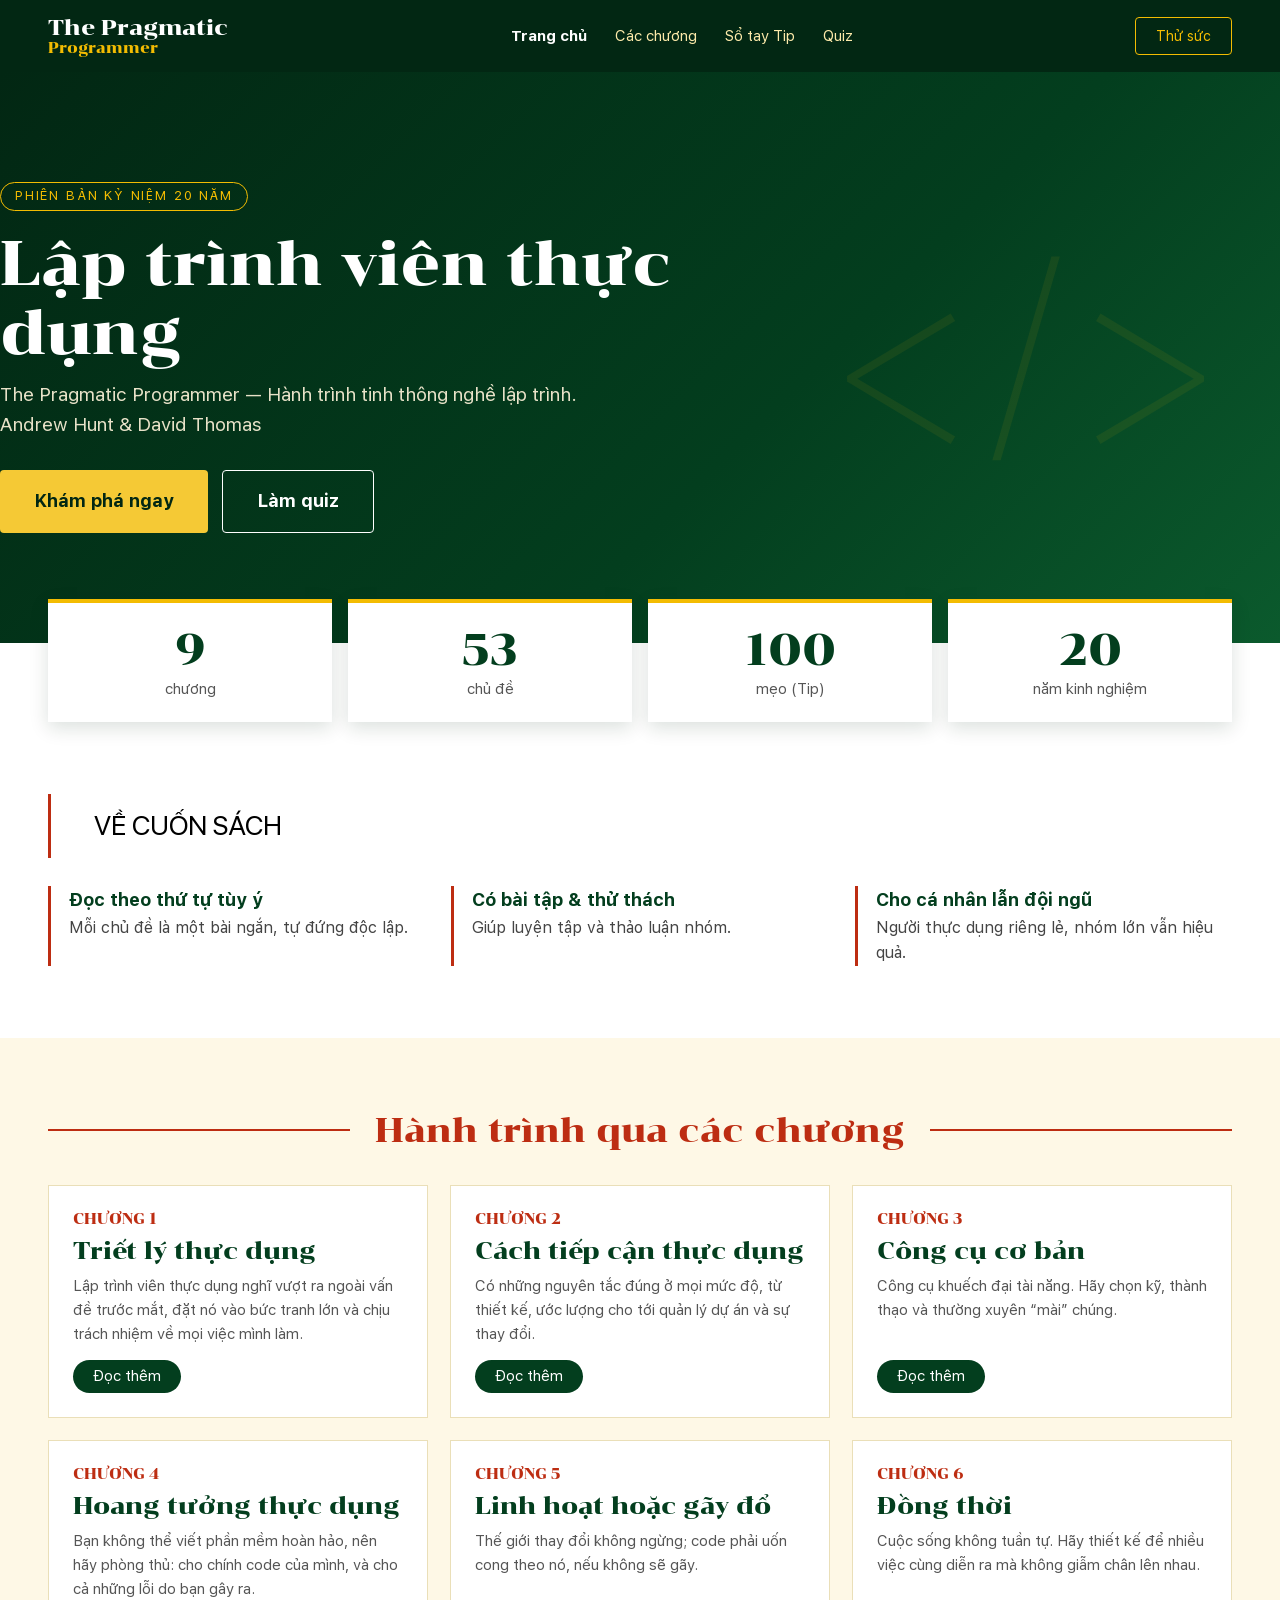
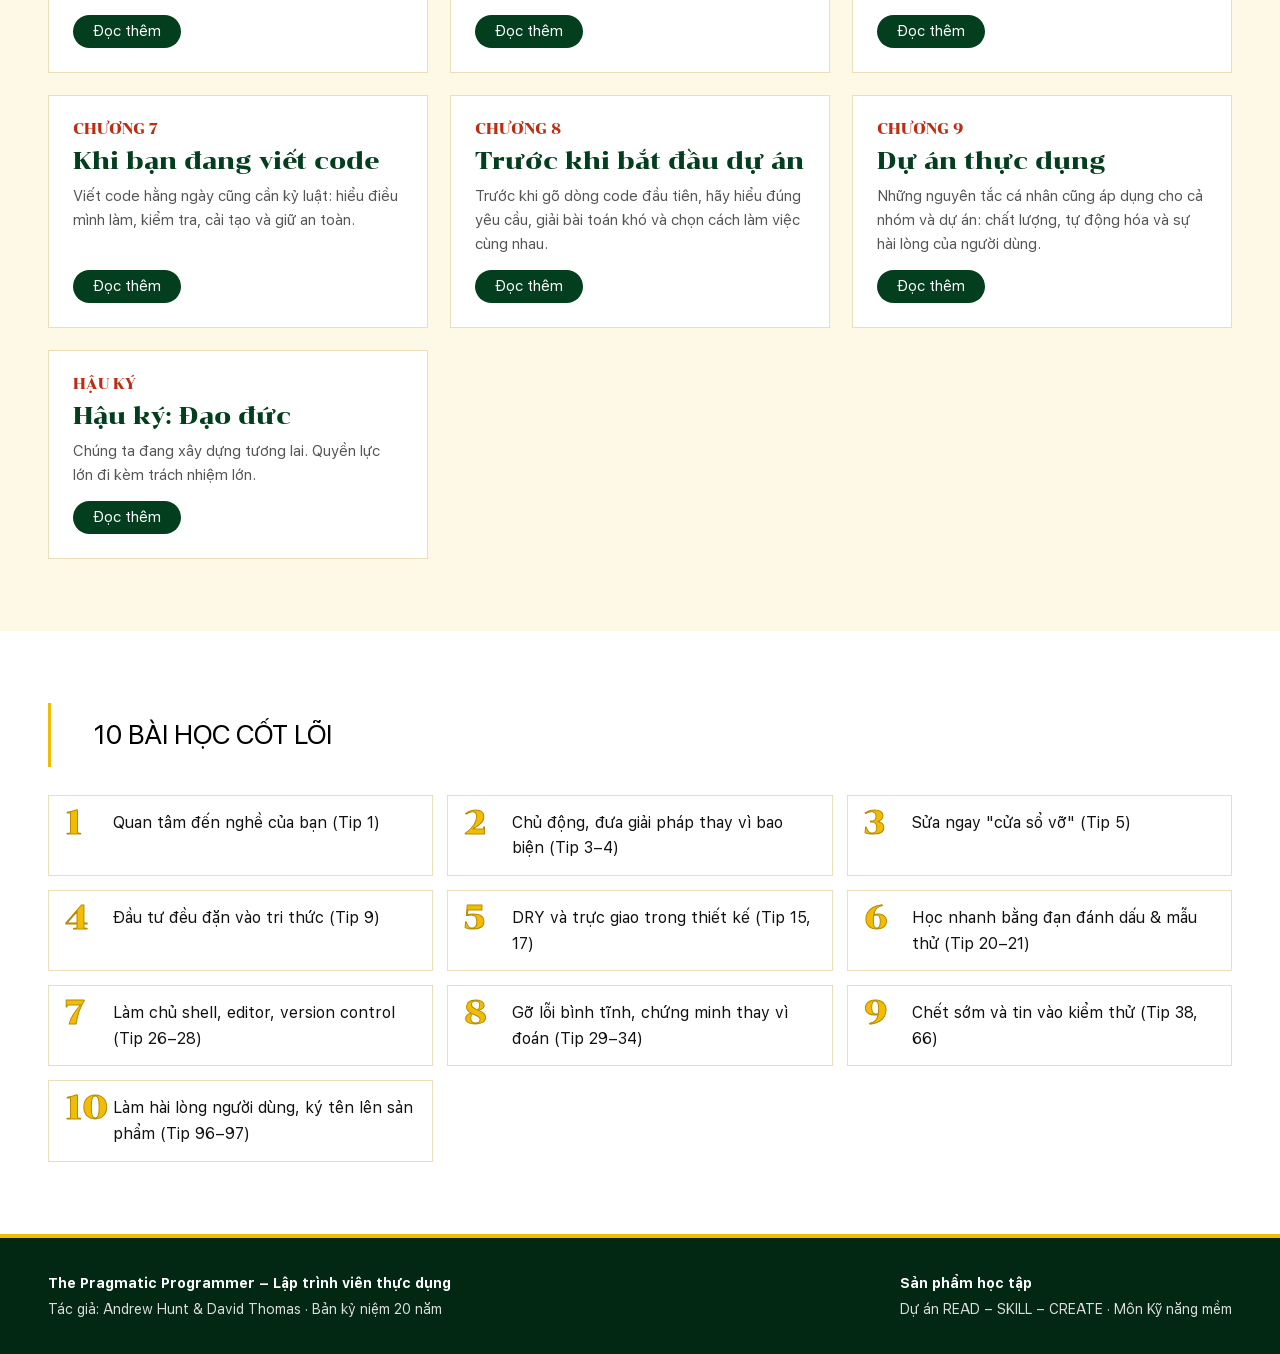
<file: index.html>
<!DOCTYPE html>
<html lang="vi">
<head>
<meta charset="UTF-8">
<meta name="viewport" content="width=device-width, initial-scale=1">
<title>The Pragmatic Programmer – Lập trình viên thực dụng</title>
<link rel="stylesheet" href="css/chung.css">
</head>
<body>
<header class="DauTrang"><div class="KhungChung DauTrangHop">
<a href="index.html" class="LogoChu">The Pragmatic<span>Programmer</span></a>
<nav class="ThanhMenuChinh"><ul class="DanhSachMenu">
<li><a href="index.html" class="HienTai">Trang chủ</a></li>
<li class="MucMenuCoDropdown"><a href="index.html#chuong">Các chương</a><ul class="MenuXoXuong"><li><a href="webcon/chuong-1.html">Chương 1 · Triết lý thực dụng</a></li><li><a href="webcon/chuong-2.html">Chương 2 · Cách tiếp cận thực dụng</a></li><li><a href="webcon/chuong-3.html">Chương 3 · Công cụ cơ bản</a></li><li><a href="webcon/chuong-4.html">Chương 4 · Hoang tưởng thực dụng</a></li><li><a href="webcon/chuong-5.html">Chương 5 · Linh hoạt hoặc gãy đổ</a></li><li><a href="webcon/chuong-6.html">Chương 6 · Đồng thời</a></li><li><a href="webcon/chuong-7.html">Chương 7 · Khi bạn đang viết code</a></li><li><a href="webcon/chuong-8.html">Chương 8 · Trước khi bắt đầu dự án</a></li><li><a href="webcon/chuong-9.html">Chương 9 · Dự án thực dụng</a></li><li><a href="webcon/hau-ky.html">Hậu ký · Hậu ký: Đạo đức</a></li></ul></li>
<li><a href="webcon/sotay.html">Sổ tay Tip</a></li>
<li><a href="webcon/quiz.html">Quiz</a></li>
</ul></nav>
<a href="webcon/quiz.html" class="NutKhungHeader">Thử sức</a>
</div></header>

<section class="Hero"><div class="KhungChung HeroNoiDung">
<span class="NhanHero">PHIÊN BẢN KỶ NIỆM 20 NĂM</span>
<h1 class="HeroTieuDe">Lập trình viên thực dụng</h1>
<p>The Pragmatic Programmer — Hành trình tinh thông nghề lập trình. Andrew Hunt &amp; David Thomas</p>
<div class="HangNut"><a href="#chuong" class="NutVang NutLon">Khám phá ngay</a><a href="webcon/quiz.html" class="NutVang NutLon NutVien">Làm quiz</a></div>
</div></section>
<div class="KhungChung HangSo"><div class="OSo"><b>9</b><span>chương</span></div><div class="OSo"><b>53</b><span>chủ đề</span></div><div class="OSo"><b>100</b><span>mẹo (Tip)</span></div><div class="OSo"><b>20</b><span>năm kinh nghiệm</span></div></div>
<section class="Muc"><div class="KhungChung"><h2 class="TieuDeMuc" style="--mau-vach:#BD2D12;margin-bottom:28px">Về cuốn sách</h2><div class="BaYTuong"><div><b>Đọc theo thứ tự tùy ý</b><span>Mỗi chủ đề là một bài ngắn, tự đứng độc lập.</span></div><div><b>Có bài tập &amp; thử thách</b><span>Giúp luyện tập và thảo luận nhóm.</span></div><div><b>Cho cá nhân lẫn đội ngũ</b><span>Người thực dụng riêng lẻ, nhóm lớn vẫn hiệu quả.</span></div></div></div></section>
<section class="Muc MucKem" id="chuong"><div class="KhungChung"><div class="PhanCach"><span class="DuongKe"></span><h2>Hành trình qua các chương</h2><span class="DuongKe"></span></div><div class="LuoiThe"><a class="TheChuong" href="webcon/chuong-1.html"><div class="So">Chương 1</div><h3>Triết lý thực dụng</h3><p>Lập trình viên thực dụng nghĩ vượt ra ngoài vấn đề trước mắt, đặt nó vào bức tranh lớn và chịu trách nhiệm về mọi việc mình làm.</p><span class="NutXanh NutNho">Đọc thêm</span></a><a class="TheChuong" href="webcon/chuong-2.html"><div class="So">Chương 2</div><h3>Cách tiếp cận thực dụng</h3><p>Có những nguyên tắc đúng ở mọi mức độ, từ thiết kế, ước lượng cho tới quản lý dự án và sự thay đổi.</p><span class="NutXanh NutNho">Đọc thêm</span></a><a class="TheChuong" href="webcon/chuong-3.html"><div class="So">Chương 3</div><h3>Công cụ cơ bản</h3><p>Công cụ khuếch đại tài năng. Hãy chọn kỹ, thành thạo và thường xuyên “mài” chúng.</p><span class="NutXanh NutNho">Đọc thêm</span></a><a class="TheChuong" href="webcon/chuong-4.html"><div class="So">Chương 4</div><h3>Hoang tưởng thực dụng</h3><p>Bạn không thể viết phần mềm hoàn hảo, nên hãy phòng thủ: cho chính code của mình, và cho cả những lỗi do bạn gây ra.</p><span class="NutXanh NutNho">Đọc thêm</span></a><a class="TheChuong" href="webcon/chuong-5.html"><div class="So">Chương 5</div><h3>Linh hoạt hoặc gãy đổ</h3><p>Thế giới thay đổi không ngừng; code phải uốn cong theo nó, nếu không sẽ gãy.</p><span class="NutXanh NutNho">Đọc thêm</span></a><a class="TheChuong" href="webcon/chuong-6.html"><div class="So">Chương 6</div><h3>Đồng thời</h3><p>Cuộc sống không tuần tự. Hãy thiết kế để nhiều việc cùng diễn ra mà không giẫm chân lên nhau.</p><span class="NutXanh NutNho">Đọc thêm</span></a><a class="TheChuong" href="webcon/chuong-7.html"><div class="So">Chương 7</div><h3>Khi bạn đang viết code</h3><p>Viết code hằng ngày cũng cần kỷ luật: hiểu điều mình làm, kiểm tra, cải tạo và giữ an toàn.</p><span class="NutXanh NutNho">Đọc thêm</span></a><a class="TheChuong" href="webcon/chuong-8.html"><div class="So">Chương 8</div><h3>Trước khi bắt đầu dự án</h3><p>Trước khi gõ dòng code đầu tiên, hãy hiểu đúng yêu cầu, giải bài toán khó và chọn cách làm việc cùng nhau.</p><span class="NutXanh NutNho">Đọc thêm</span></a><a class="TheChuong" href="webcon/chuong-9.html"><div class="So">Chương 9</div><h3>Dự án thực dụng</h3><p>Những nguyên tắc cá nhân cũng áp dụng cho cả nhóm và dự án: chất lượng, tự động hóa và sự hài lòng của người dùng.</p><span class="NutXanh NutNho">Đọc thêm</span></a><a class="TheChuong" href="webcon/hau-ky.html"><div class="So">Hậu ký</div><h3>Hậu ký: Đạo đức</h3><p>Chúng ta đang xây dựng tương lai. Quyền lực lớn đi kèm trách nhiệm lớn.</p><span class="NutXanh NutNho">Đọc thêm</span></a></div></div></section>
<section class="Muc"><div class="KhungChung"><h2 class="TieuDeMuc" style="--mau-vach:#F3BC02;margin-bottom:28px">10 bài học cốt lõi</h2><ul class="DanhSachBai"><li>Quan tâm đến nghề của bạn (Tip 1)</li><li>Chủ động, đưa giải pháp thay vì bao biện (Tip 3–4)</li><li>Sửa ngay &quot;cửa sổ vỡ&quot; (Tip 5)</li><li>Đầu tư đều đặn vào tri thức (Tip 9)</li><li>DRY và trực giao trong thiết kế (Tip 15, 17)</li><li>Học nhanh bằng đạn đánh dấu &amp; mẫu thử (Tip 20–21)</li><li>Làm chủ shell, editor, version control (Tip 26–28)</li><li>Gỡ lỗi bình tĩnh, chứng minh thay vì đoán (Tip 29–34)</li><li>Chết sớm và tin vào kiểm thử (Tip 38, 66)</li><li>Làm hài lòng người dùng, ký tên lên sản phẩm (Tip 96–97)</li></ul></div></section>
<footer class="ChanTrang"><div class="KhungChung ChanTrangHop">
<div><b>The Pragmatic Programmer – Lập trình viên thực dụng</b>Tác giả: Andrew Hunt &amp; David Thomas · Bản kỷ niệm 20 năm</div>
<div><b>Sản phẩm học tập</b>Dự án READ – SKILL – CREATE · Môn Kỹ năng mềm</div>
</div></footer>
</body>
</html>
</file>
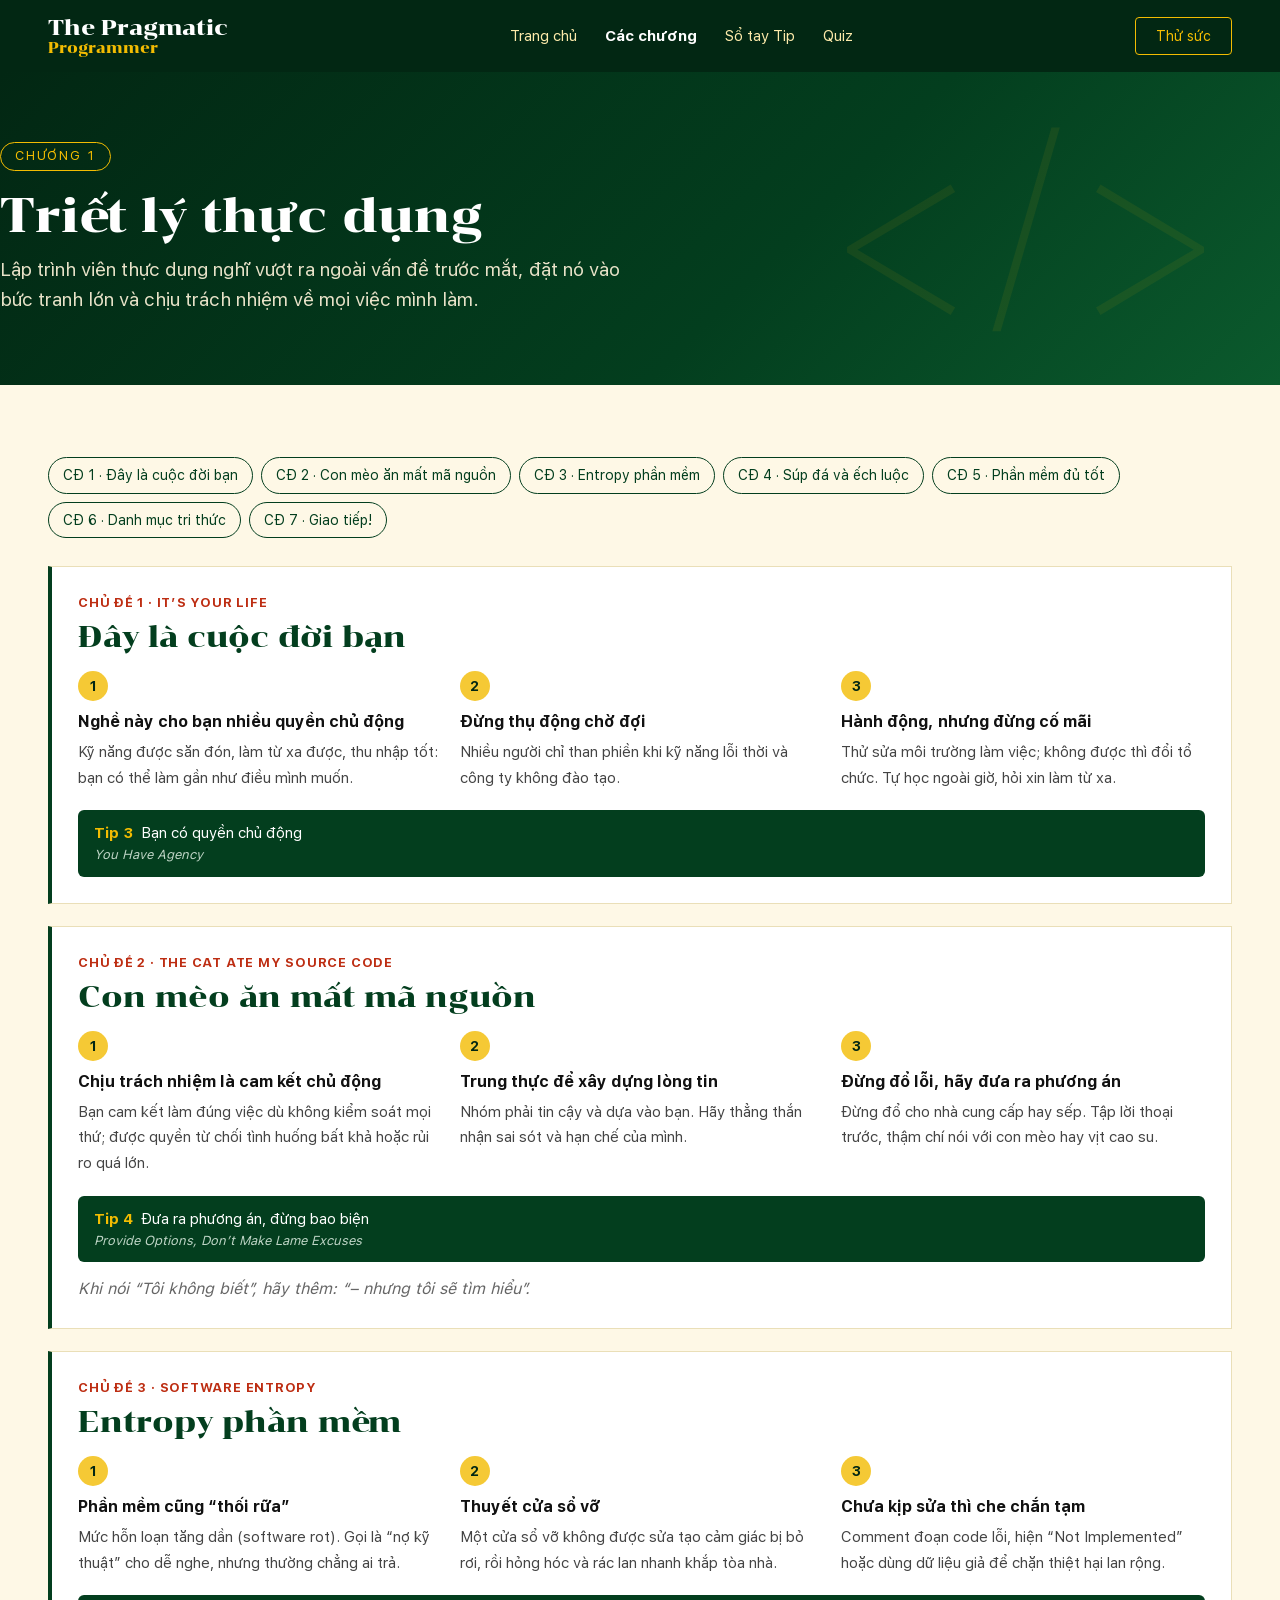
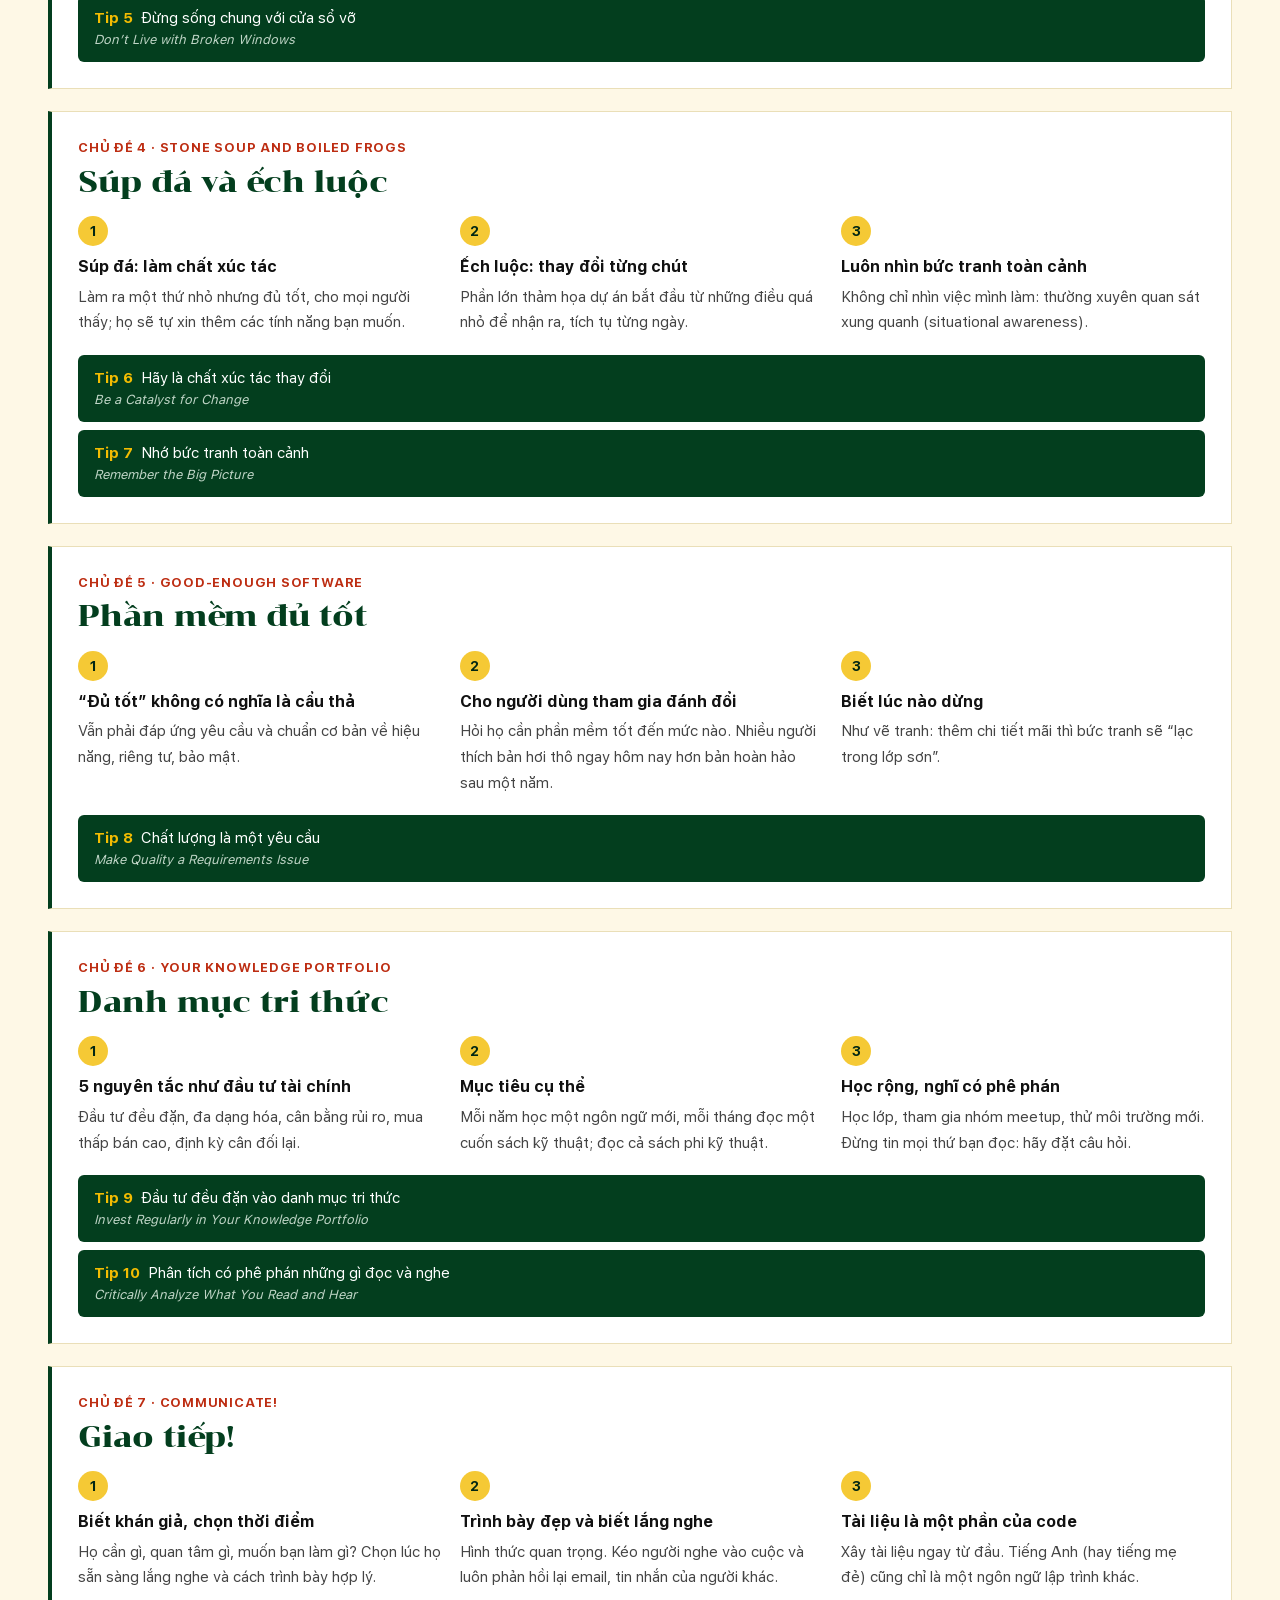
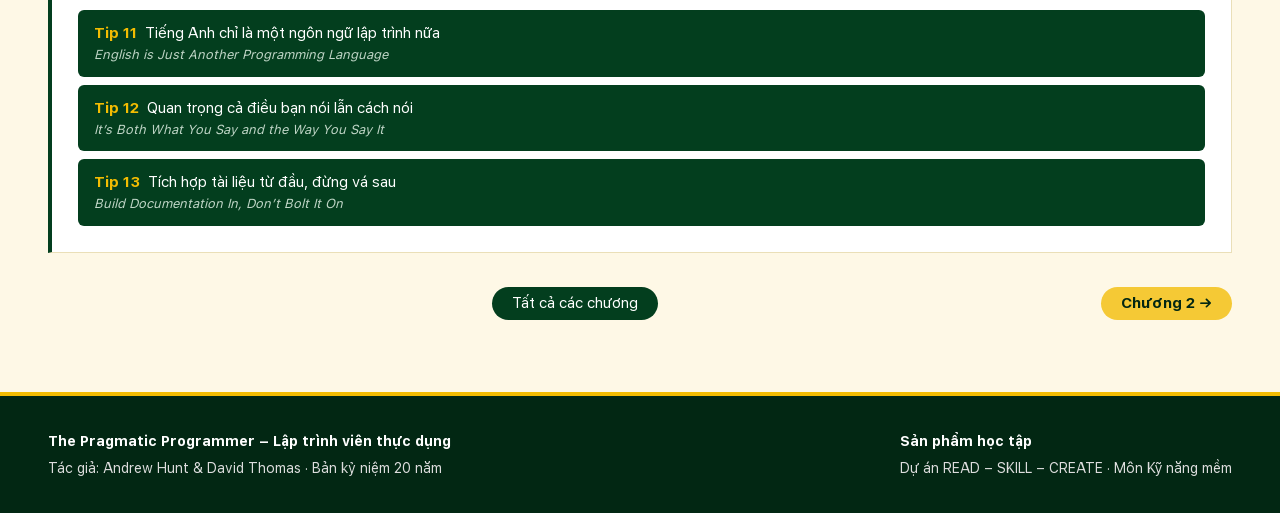
<file: webcon/chuong-1.html>
<!DOCTYPE html>
<html lang="vi">
<head>
<meta charset="UTF-8">
<meta name="viewport" content="width=device-width, initial-scale=1">
<title>Chương 1 – Triết lý thực dụng</title>
<link rel="stylesheet" href="../css/chung.css">
</head>
<body>
<header class="DauTrang"><div class="KhungChung DauTrangHop">
<a href="../index.html" class="LogoChu">The Pragmatic<span>Programmer</span></a>
<nav class="ThanhMenuChinh"><ul class="DanhSachMenu">
<li><a href="../index.html">Trang chủ</a></li>
<li class="MucMenuCoDropdown"><a href="../index.html#chuong" class="HienTai">Các chương</a><ul class="MenuXoXuong"><li><a href="chuong-1.html">Chương 1 · Triết lý thực dụng</a></li><li><a href="chuong-2.html">Chương 2 · Cách tiếp cận thực dụng</a></li><li><a href="chuong-3.html">Chương 3 · Công cụ cơ bản</a></li><li><a href="chuong-4.html">Chương 4 · Hoang tưởng thực dụng</a></li><li><a href="chuong-5.html">Chương 5 · Linh hoạt hoặc gãy đổ</a></li><li><a href="chuong-6.html">Chương 6 · Đồng thời</a></li><li><a href="chuong-7.html">Chương 7 · Khi bạn đang viết code</a></li><li><a href="chuong-8.html">Chương 8 · Trước khi bắt đầu dự án</a></li><li><a href="chuong-9.html">Chương 9 · Dự án thực dụng</a></li><li><a href="hau-ky.html">Hậu ký · Hậu ký: Đạo đức</a></li></ul></li>
<li><a href="sotay.html">Sổ tay Tip</a></li>
<li><a href="quiz.html">Quiz</a></li>
</ul></nav>
<a href="quiz.html" class="NutKhungHeader">Thử sức</a>
</div></header>

<section class="Hero HeroNho"><div class="KhungChung HeroNoiDung"><span class="NhanHero">CHƯƠNG 1</span><h1 class="HeroTieuDe">Triết lý thực dụng</h1><p>Lập trình viên thực dụng nghĩ vượt ra ngoài vấn đề trước mắt, đặt nó vào bức tranh lớn và chịu trách nhiệm về mọi việc mình làm.</p></div></section>
<section class="Muc MucKem"><div class="KhungChung"><div class="ThanhChuDe"><a href="#cd0">CĐ 1 · Đây là cuộc đời bạn</a><a href="#cd1">CĐ 2 · Con mèo ăn mất mã nguồn</a><a href="#cd2">CĐ 3 · Entropy phần mềm</a><a href="#cd3">CĐ 4 · Súp đá và ếch luộc</a><a href="#cd4">CĐ 5 · Phần mềm đủ tốt</a><a href="#cd5">CĐ 6 · Danh mục tri thức</a><a href="#cd6">CĐ 7 · Giao tiếp!</a></div><article class="TheChuDe" id="cd0"><div class="Nhan">Chủ đề 1 · It’s Your Life</div><h3>Đây là cuộc đời bạn</h3><ol class="DiemY"><li><b>Nghề này cho bạn nhiều quyền chủ động</b><span>Kỹ năng được săn đón, làm từ xa được, thu nhập tốt: bạn có thể làm gần như điều mình muốn.</span></li><li><b>Đừng thụ động chờ đợi</b><span>Nhiều người chỉ than phiền khi kỹ năng lỗi thời và công ty không đào tạo.</span></li><li><b>Hành động, nhưng đừng cố mãi</b><span>Thử sửa môi trường làm việc; không được thì đổi tổ chức. Tự học ngoài giờ, hỏi xin làm từ xa.</span></li></ol><div class="ThanhTip"><div class="Tip"><span class="SoTip">Tip 3</span>Bạn có quyền chủ động<em>You Have Agency</em></div></div></article><article class="TheChuDe" id="cd1"><div class="Nhan">Chủ đề 2 · The Cat Ate My Source Code</div><h3>Con mèo ăn mất mã nguồn</h3><ol class="DiemY"><li><b>Chịu trách nhiệm là cam kết chủ động</b><span>Bạn cam kết làm đúng việc dù không kiểm soát mọi thứ; được quyền từ chối tình huống bất khả hoặc rủi ro quá lớn.</span></li><li><b>Trung thực để xây dựng lòng tin</b><span>Nhóm phải tin cậy và dựa vào bạn. Hãy thẳng thắn nhận sai sót và hạn chế của mình.</span></li><li><b>Đừng đổ lỗi, hãy đưa ra phương án</b><span>Đừng đổ cho nhà cung cấp hay sếp. Tập lời thoại trước, thậm chí nói với con mèo hay vịt cao su.</span></li></ol><div class="ThanhTip"><div class="Tip"><span class="SoTip">Tip 4</span>Đưa ra phương án, đừng bao biện<em>Provide Options, Don’t Make Lame Excuses</em></div></div><p class="GhiChu">Khi nói “Tôi không biết”, hãy thêm: “– nhưng tôi sẽ tìm hiểu”.</p></article><article class="TheChuDe" id="cd2"><div class="Nhan">Chủ đề 3 · Software Entropy</div><h3>Entropy phần mềm</h3><ol class="DiemY"><li><b>Phần mềm cũng “thối rữa”</b><span>Mức hỗn loạn tăng dần (software rot). Gọi là “nợ kỹ thuật” cho dễ nghe, nhưng thường chẳng ai trả.</span></li><li><b>Thuyết cửa sổ vỡ</b><span>Một cửa sổ vỡ không được sửa tạo cảm giác bị bỏ rơi, rồi hỏng hóc và rác lan nhanh khắp tòa nhà.</span></li><li><b>Chưa kịp sửa thì che chắn tạm</b><span>Comment đoạn code lỗi, hiện “Not Implemented” hoặc dùng dữ liệu giả để chặn thiệt hại lan rộng.</span></li></ol><div class="ThanhTip"><div class="Tip"><span class="SoTip">Tip 5</span>Đừng sống chung với cửa sổ vỡ<em>Don’t Live with Broken Windows</em></div></div></article><article class="TheChuDe" id="cd3"><div class="Nhan">Chủ đề 4 · Stone Soup and Boiled Frogs</div><h3>Súp đá và ếch luộc</h3><ol class="DiemY"><li><b>Súp đá: làm chất xúc tác</b><span>Làm ra một thứ nhỏ nhưng đủ tốt, cho mọi người thấy; họ sẽ tự xin thêm các tính năng bạn muốn.</span></li><li><b>Ếch luộc: thay đổi từng chút</b><span>Phần lớn thảm họa dự án bắt đầu từ những điều quá nhỏ để nhận ra, tích tụ từng ngày.</span></li><li><b>Luôn nhìn bức tranh toàn cảnh</b><span>Không chỉ nhìn việc mình làm: thường xuyên quan sát xung quanh (situational awareness).</span></li></ol><div class="ThanhTip"><div class="Tip"><span class="SoTip">Tip 6</span>Hãy là chất xúc tác thay đổi<em>Be a Catalyst for Change</em></div><div class="Tip"><span class="SoTip">Tip 7</span>Nhớ bức tranh toàn cảnh<em>Remember the Big Picture</em></div></div></article><article class="TheChuDe" id="cd4"><div class="Nhan">Chủ đề 5 · Good-Enough Software</div><h3>Phần mềm đủ tốt</h3><ol class="DiemY"><li><b>“Đủ tốt” không có nghĩa là cẩu thả</b><span>Vẫn phải đáp ứng yêu cầu và chuẩn cơ bản về hiệu năng, riêng tư, bảo mật.</span></li><li><b>Cho người dùng tham gia đánh đổi</b><span>Hỏi họ cần phần mềm tốt đến mức nào. Nhiều người thích bản hơi thô ngay hôm nay hơn bản hoàn hảo sau một năm.</span></li><li><b>Biết lúc nào dừng</b><span>Như vẽ tranh: thêm chi tiết mãi thì bức tranh sẽ “lạc trong lớp sơn”.</span></li></ol><div class="ThanhTip"><div class="Tip"><span class="SoTip">Tip 8</span>Chất lượng là một yêu cầu<em>Make Quality a Requirements Issue</em></div></div></article><article class="TheChuDe" id="cd5"><div class="Nhan">Chủ đề 6 · Your Knowledge Portfolio</div><h3>Danh mục tri thức</h3><ol class="DiemY"><li><b>5 nguyên tắc như đầu tư tài chính</b><span>Đầu tư đều đặn, đa dạng hóa, cân bằng rủi ro, mua thấp bán cao, định kỳ cân đối lại.</span></li><li><b>Mục tiêu cụ thể</b><span>Mỗi năm học một ngôn ngữ mới, mỗi tháng đọc một cuốn sách kỹ thuật; đọc cả sách phi kỹ thuật.</span></li><li><b>Học rộng, nghĩ có phê phán</b><span>Học lớp, tham gia nhóm meetup, thử môi trường mới. Đừng tin mọi thứ bạn đọc: hãy đặt câu hỏi.</span></li></ol><div class="ThanhTip"><div class="Tip"><span class="SoTip">Tip 9</span>Đầu tư đều đặn vào danh mục tri thức<em>Invest Regularly in Your Knowledge Portfolio</em></div><div class="Tip"><span class="SoTip">Tip 10</span>Phân tích có phê phán những gì đọc và nghe<em>Critically Analyze What You Read and Hear</em></div></div></article><article class="TheChuDe" id="cd6"><div class="Nhan">Chủ đề 7 · Communicate!</div><h3>Giao tiếp!</h3><ol class="DiemY"><li><b>Biết khán giả, chọn thời điểm</b><span>Họ cần gì, quan tâm gì, muốn bạn làm gì? Chọn lúc họ sẵn sàng lắng nghe và cách trình bày hợp lý.</span></li><li><b>Trình bày đẹp và biết lắng nghe</b><span>Hình thức quan trọng. Kéo người nghe vào cuộc và luôn phản hồi lại email, tin nhắn của người khác.</span></li><li><b>Tài liệu là một phần của code</b><span>Xây tài liệu ngay từ đầu. Tiếng Anh (hay tiếng mẹ đẻ) cũng chỉ là một ngôn ngữ lập trình khác.</span></li></ol><div class="ThanhTip"><div class="Tip"><span class="SoTip">Tip 11</span>Tiếng Anh chỉ là một ngôn ngữ lập trình nữa<em>English is Just Another Programming Language</em></div><div class="Tip"><span class="SoTip">Tip 12</span>Quan trọng cả điều bạn nói lẫn cách nói<em>It’s Both What You Say and the Way You Say It</em></div><div class="Tip"><span class="SoTip">Tip 13</span>Tích hợp tài liệu từ đầu, đừng vá sau<em>Build Documentation In, Don’t Bolt It On</em></div></div></article><div class="DieuHuong"><span></span><a class="NutXanh NutNho" href="../index.html#chuong">Tất cả các chương</a><a class="NutVang NutNho" href="chuong-2.html">Chương 2 →</a></div></div></section>
<footer class="ChanTrang"><div class="KhungChung ChanTrangHop">
<div><b>The Pragmatic Programmer – Lập trình viên thực dụng</b>Tác giả: Andrew Hunt &amp; David Thomas · Bản kỷ niệm 20 năm</div>
<div><b>Sản phẩm học tập</b>Dự án READ – SKILL – CREATE · Môn Kỹ năng mềm</div>
</div></footer>
</body>
</html>
</file>
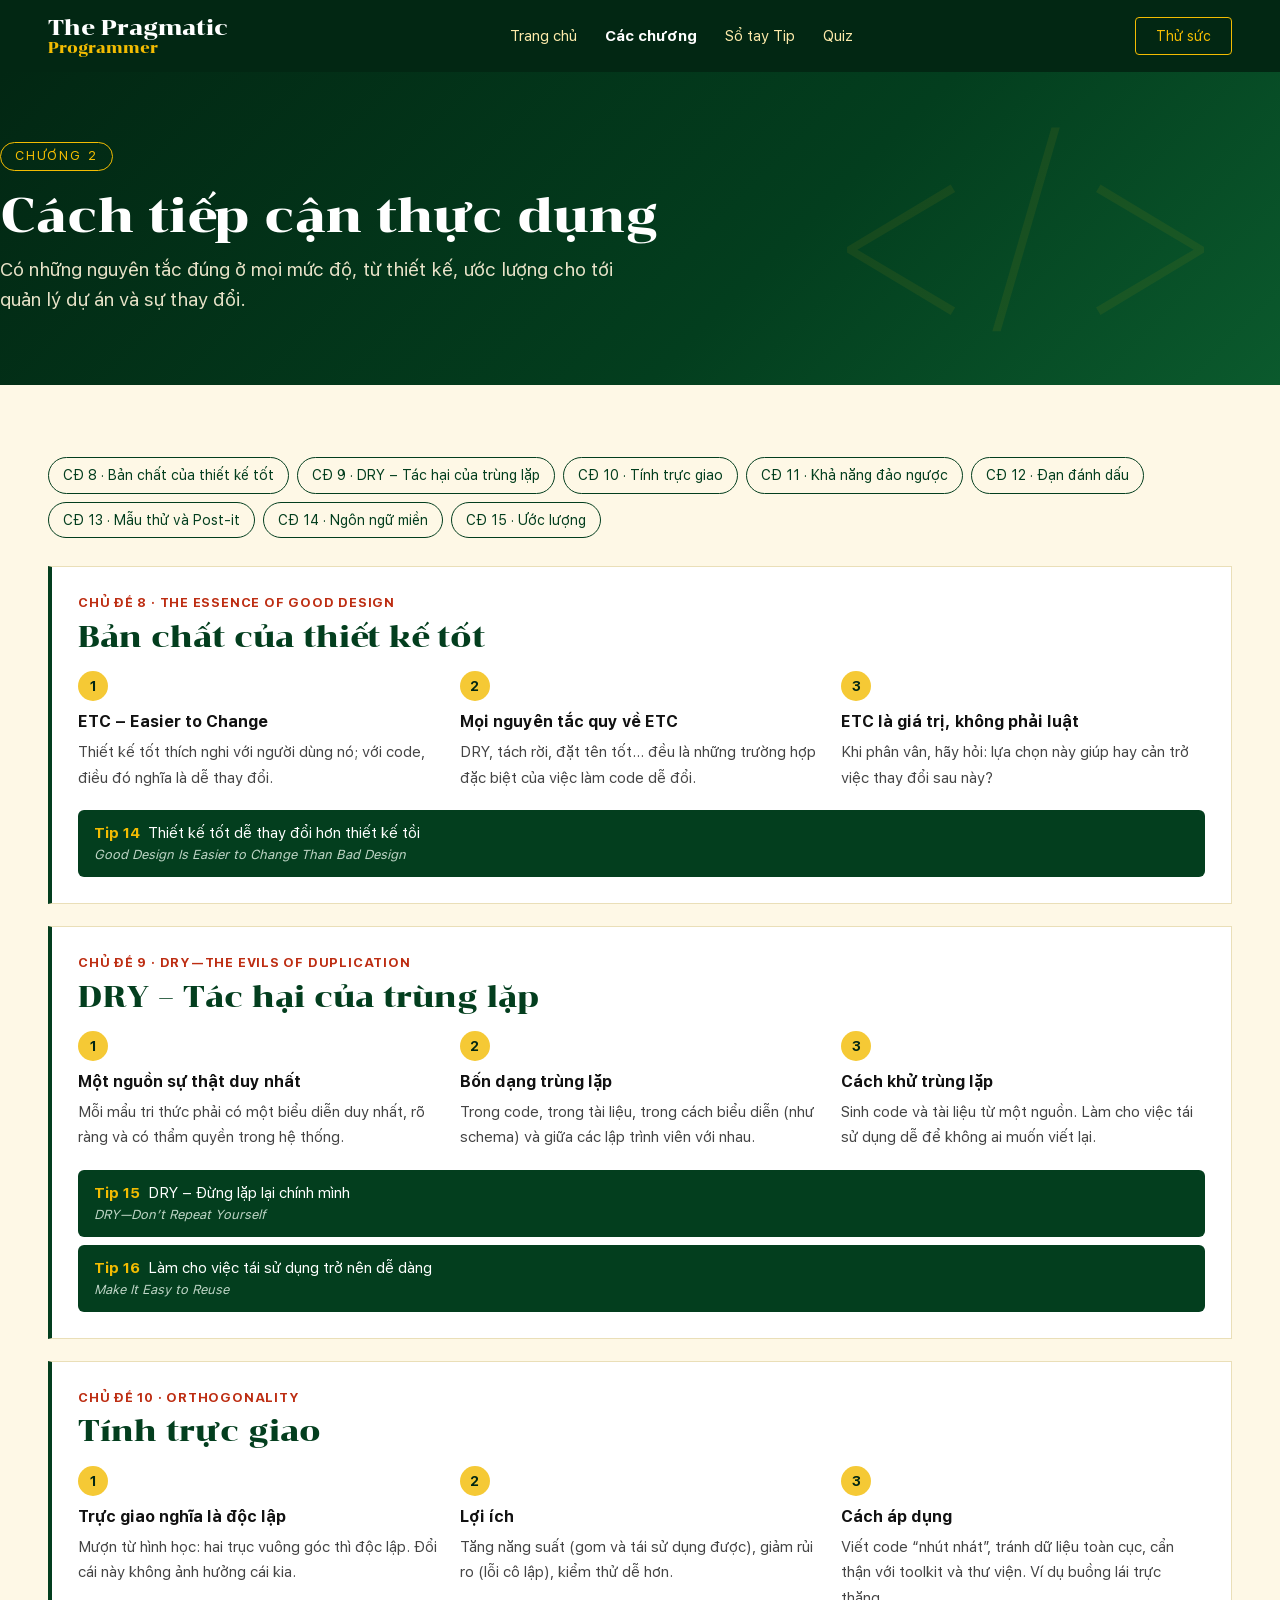
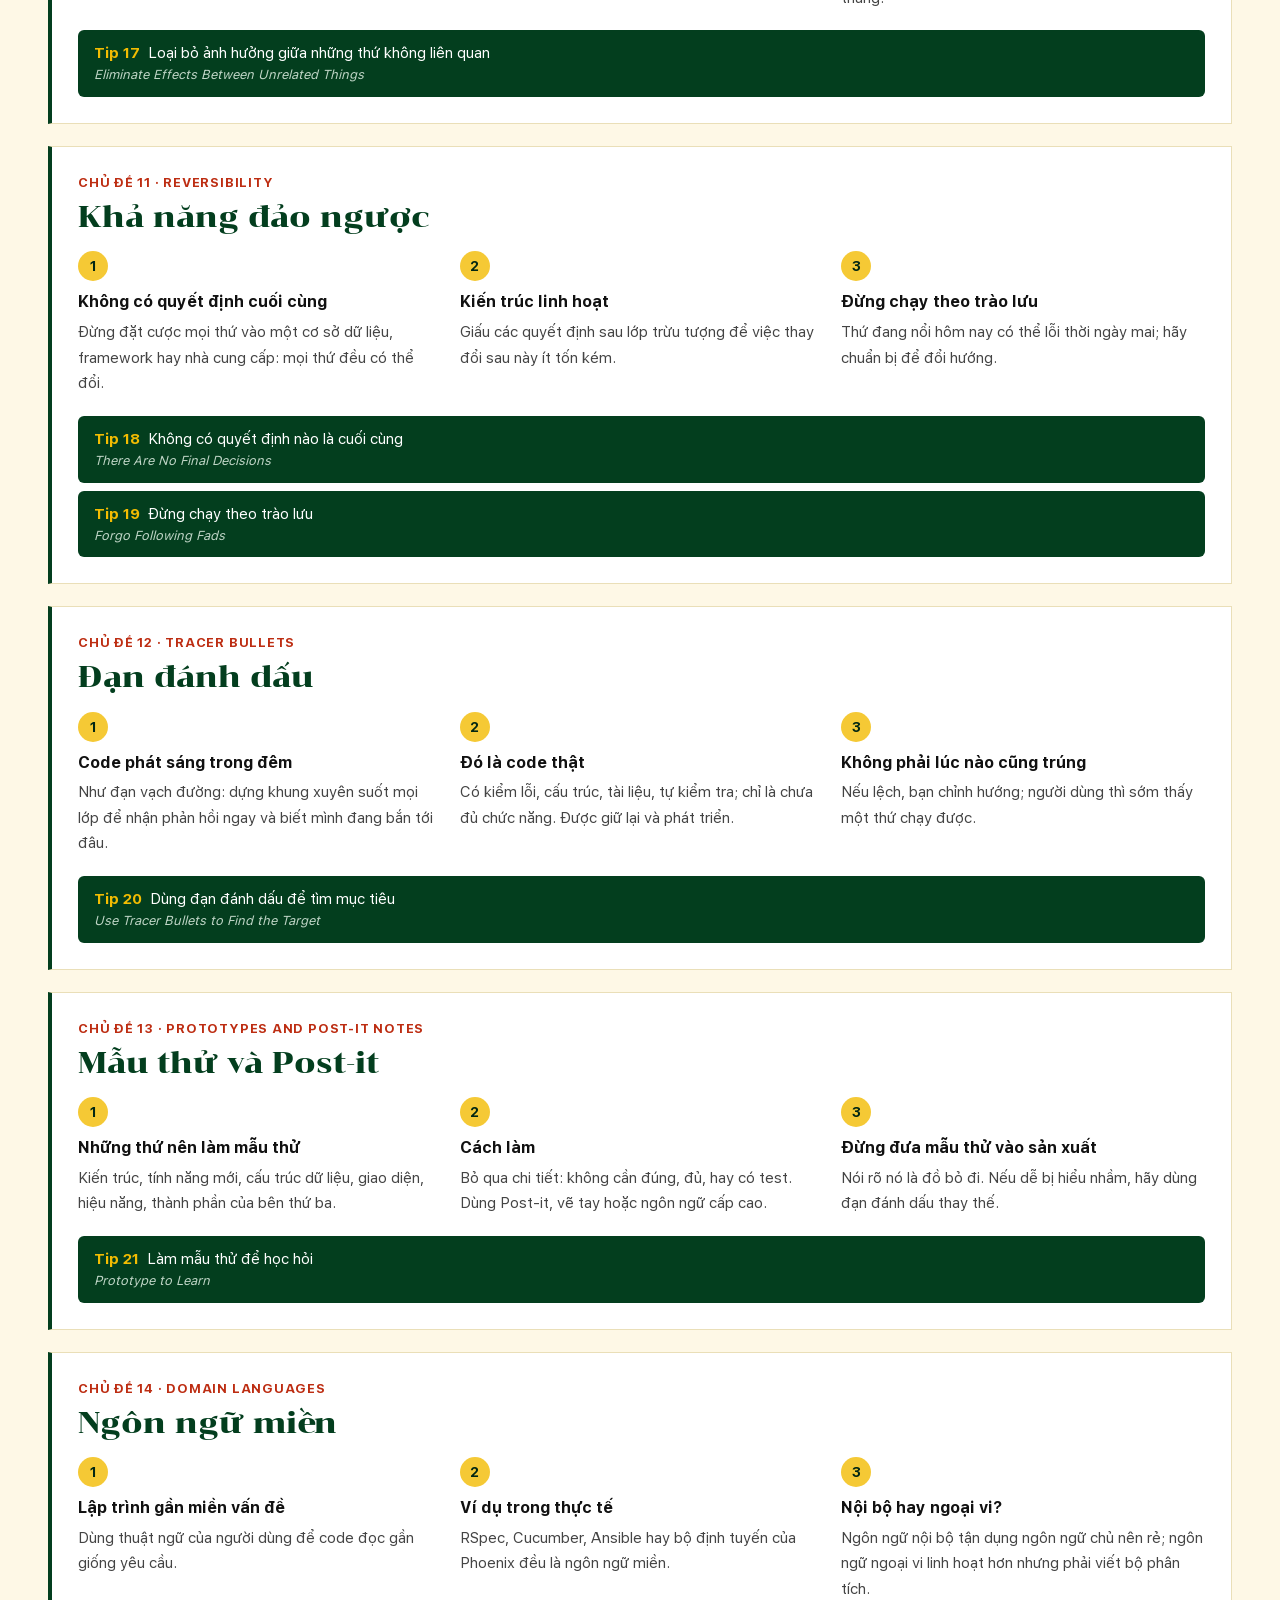
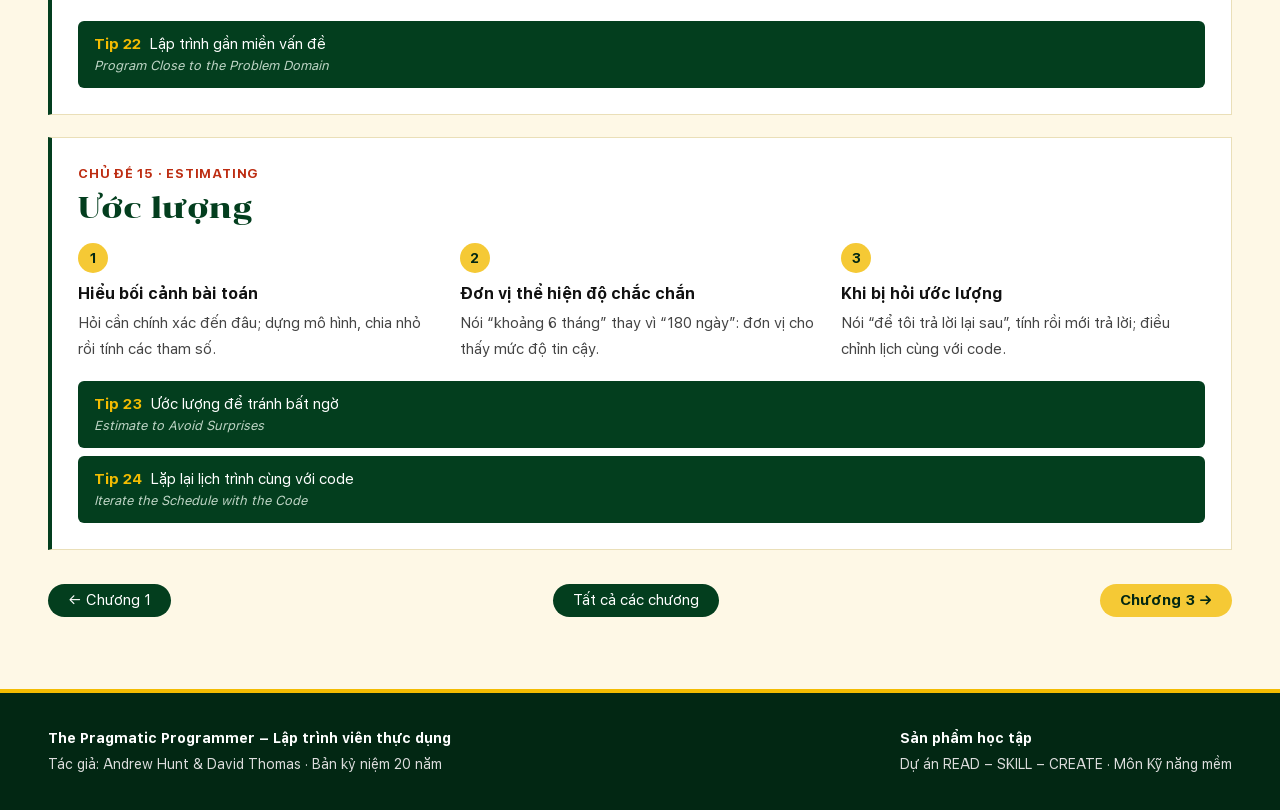
<file: webcon/chuong-2.html>
<!DOCTYPE html>
<html lang="vi">
<head>
<meta charset="UTF-8">
<meta name="viewport" content="width=device-width, initial-scale=1">
<title>Chương 2 – Cách tiếp cận thực dụng</title>
<link rel="stylesheet" href="../css/chung.css">
</head>
<body>
<header class="DauTrang"><div class="KhungChung DauTrangHop">
<a href="../index.html" class="LogoChu">The Pragmatic<span>Programmer</span></a>
<nav class="ThanhMenuChinh"><ul class="DanhSachMenu">
<li><a href="../index.html">Trang chủ</a></li>
<li class="MucMenuCoDropdown"><a href="../index.html#chuong" class="HienTai">Các chương</a><ul class="MenuXoXuong"><li><a href="chuong-1.html">Chương 1 · Triết lý thực dụng</a></li><li><a href="chuong-2.html">Chương 2 · Cách tiếp cận thực dụng</a></li><li><a href="chuong-3.html">Chương 3 · Công cụ cơ bản</a></li><li><a href="chuong-4.html">Chương 4 · Hoang tưởng thực dụng</a></li><li><a href="chuong-5.html">Chương 5 · Linh hoạt hoặc gãy đổ</a></li><li><a href="chuong-6.html">Chương 6 · Đồng thời</a></li><li><a href="chuong-7.html">Chương 7 · Khi bạn đang viết code</a></li><li><a href="chuong-8.html">Chương 8 · Trước khi bắt đầu dự án</a></li><li><a href="chuong-9.html">Chương 9 · Dự án thực dụng</a></li><li><a href="hau-ky.html">Hậu ký · Hậu ký: Đạo đức</a></li></ul></li>
<li><a href="sotay.html">Sổ tay Tip</a></li>
<li><a href="quiz.html">Quiz</a></li>
</ul></nav>
<a href="quiz.html" class="NutKhungHeader">Thử sức</a>
</div></header>

<section class="Hero HeroNho"><div class="KhungChung HeroNoiDung"><span class="NhanHero">CHƯƠNG 2</span><h1 class="HeroTieuDe">Cách tiếp cận thực dụng</h1><p>Có những nguyên tắc đúng ở mọi mức độ, từ thiết kế, ước lượng cho tới quản lý dự án và sự thay đổi.</p></div></section>
<section class="Muc MucKem"><div class="KhungChung"><div class="ThanhChuDe"><a href="#cd0">CĐ 8 · Bản chất của thiết kế tốt</a><a href="#cd1">CĐ 9 · DRY – Tác hại của trùng lặp</a><a href="#cd2">CĐ 10 · Tính trực giao</a><a href="#cd3">CĐ 11 · Khả năng đảo ngược</a><a href="#cd4">CĐ 12 · Đạn đánh dấu</a><a href="#cd5">CĐ 13 · Mẫu thử và Post-it</a><a href="#cd6">CĐ 14 · Ngôn ngữ miền</a><a href="#cd7">CĐ 15 · Ước lượng</a></div><article class="TheChuDe" id="cd0"><div class="Nhan">Chủ đề 8 · The Essence of Good Design</div><h3>Bản chất của thiết kế tốt</h3><ol class="DiemY"><li><b>ETC – Easier to Change</b><span>Thiết kế tốt thích nghi với người dùng nó; với code, điều đó nghĩa là dễ thay đổi.</span></li><li><b>Mọi nguyên tắc quy về ETC</b><span>DRY, tách rời, đặt tên tốt… đều là những trường hợp đặc biệt của việc làm code dễ đổi.</span></li><li><b>ETC là giá trị, không phải luật</b><span>Khi phân vân, hãy hỏi: lựa chọn này giúp hay cản trở việc thay đổi sau này?</span></li></ol><div class="ThanhTip"><div class="Tip"><span class="SoTip">Tip 14</span>Thiết kế tốt dễ thay đổi hơn thiết kế tồi<em>Good Design Is Easier to Change Than Bad Design</em></div></div></article><article class="TheChuDe" id="cd1"><div class="Nhan">Chủ đề 9 · DRY—The Evils of Duplication</div><h3>DRY – Tác hại của trùng lặp</h3><ol class="DiemY"><li><b>Một nguồn sự thật duy nhất</b><span>Mỗi mẩu tri thức phải có một biểu diễn duy nhất, rõ ràng và có thẩm quyền trong hệ thống.</span></li><li><b>Bốn dạng trùng lặp</b><span>Trong code, trong tài liệu, trong cách biểu diễn (như schema) và giữa các lập trình viên với nhau.</span></li><li><b>Cách khử trùng lặp</b><span>Sinh code và tài liệu từ một nguồn. Làm cho việc tái sử dụng dễ để không ai muốn viết lại.</span></li></ol><div class="ThanhTip"><div class="Tip"><span class="SoTip">Tip 15</span>DRY – Đừng lặp lại chính mình<em>DRY—Don’t Repeat Yourself</em></div><div class="Tip"><span class="SoTip">Tip 16</span>Làm cho việc tái sử dụng trở nên dễ dàng<em>Make It Easy to Reuse</em></div></div></article><article class="TheChuDe" id="cd2"><div class="Nhan">Chủ đề 10 · Orthogonality</div><h3>Tính trực giao</h3><ol class="DiemY"><li><b>Trực giao nghĩa là độc lập</b><span>Mượn từ hình học: hai trục vuông góc thì độc lập. Đổi cái này không ảnh hưởng cái kia.</span></li><li><b>Lợi ích</b><span>Tăng năng suất (gom và tái sử dụng được), giảm rủi ro (lỗi cô lập), kiểm thử dễ hơn.</span></li><li><b>Cách áp dụng</b><span>Viết code “nhút nhát”, tránh dữ liệu toàn cục, cẩn thận với toolkit và thư viện. Ví dụ buồng lái trực thăng.</span></li></ol><div class="ThanhTip"><div class="Tip"><span class="SoTip">Tip 17</span>Loại bỏ ảnh hưởng giữa những thứ không liên quan<em>Eliminate Effects Between Unrelated Things</em></div></div></article><article class="TheChuDe" id="cd3"><div class="Nhan">Chủ đề 11 · Reversibility</div><h3>Khả năng đảo ngược</h3><ol class="DiemY"><li><b>Không có quyết định cuối cùng</b><span>Đừng đặt cược mọi thứ vào một cơ sở dữ liệu, framework hay nhà cung cấp: mọi thứ đều có thể đổi.</span></li><li><b>Kiến trúc linh hoạt</b><span>Giấu các quyết định sau lớp trừu tượng để việc thay đổi sau này ít tốn kém.</span></li><li><b>Đừng chạy theo trào lưu</b><span>Thứ đang nổi hôm nay có thể lỗi thời ngày mai; hãy chuẩn bị để đổi hướng.</span></li></ol><div class="ThanhTip"><div class="Tip"><span class="SoTip">Tip 18</span>Không có quyết định nào là cuối cùng<em>There Are No Final Decisions</em></div><div class="Tip"><span class="SoTip">Tip 19</span>Đừng chạy theo trào lưu<em>Forgo Following Fads</em></div></div></article><article class="TheChuDe" id="cd4"><div class="Nhan">Chủ đề 12 · Tracer Bullets</div><h3>Đạn đánh dấu</h3><ol class="DiemY"><li><b>Code phát sáng trong đêm</b><span>Như đạn vạch đường: dựng khung xuyên suốt mọi lớp để nhận phản hồi ngay và biết mình đang bắn tới đâu.</span></li><li><b>Đó là code thật</b><span>Có kiểm lỗi, cấu trúc, tài liệu, tự kiểm tra; chỉ là chưa đủ chức năng. Được giữ lại và phát triển.</span></li><li><b>Không phải lúc nào cũng trúng</b><span>Nếu lệch, bạn chỉnh hướng; người dùng thì sớm thấy một thứ chạy được.</span></li></ol><div class="ThanhTip"><div class="Tip"><span class="SoTip">Tip 20</span>Dùng đạn đánh dấu để tìm mục tiêu<em>Use Tracer Bullets to Find the Target</em></div></div></article><article class="TheChuDe" id="cd5"><div class="Nhan">Chủ đề 13 · Prototypes and Post-it Notes</div><h3>Mẫu thử và Post-it</h3><ol class="DiemY"><li><b>Những thứ nên làm mẫu thử</b><span>Kiến trúc, tính năng mới, cấu trúc dữ liệu, giao diện, hiệu năng, thành phần của bên thứ ba.</span></li><li><b>Cách làm</b><span>Bỏ qua chi tiết: không cần đúng, đủ, hay có test. Dùng Post-it, vẽ tay hoặc ngôn ngữ cấp cao.</span></li><li><b>Đừng đưa mẫu thử vào sản xuất</b><span>Nói rõ nó là đồ bỏ đi. Nếu dễ bị hiểu nhầm, hãy dùng đạn đánh dấu thay thế.</span></li></ol><div class="ThanhTip"><div class="Tip"><span class="SoTip">Tip 21</span>Làm mẫu thử để học hỏi<em>Prototype to Learn</em></div></div></article><article class="TheChuDe" id="cd6"><div class="Nhan">Chủ đề 14 · Domain Languages</div><h3>Ngôn ngữ miền</h3><ol class="DiemY"><li><b>Lập trình gần miền vấn đề</b><span>Dùng thuật ngữ của người dùng để code đọc gần giống yêu cầu.</span></li><li><b>Ví dụ trong thực tế</b><span>RSpec, Cucumber, Ansible hay bộ định tuyến của Phoenix đều là ngôn ngữ miền.</span></li><li><b>Nội bộ hay ngoại vi?</b><span>Ngôn ngữ nội bộ tận dụng ngôn ngữ chủ nên rẻ; ngôn ngữ ngoại vi linh hoạt hơn nhưng phải viết bộ phân tích.</span></li></ol><div class="ThanhTip"><div class="Tip"><span class="SoTip">Tip 22</span>Lập trình gần miền vấn đề<em>Program Close to the Problem Domain</em></div></div></article><article class="TheChuDe" id="cd7"><div class="Nhan">Chủ đề 15 · Estimating</div><h3>Ước lượng</h3><ol class="DiemY"><li><b>Hiểu bối cảnh bài toán</b><span>Hỏi cần chính xác đến đâu; dựng mô hình, chia nhỏ rồi tính các tham số.</span></li><li><b>Đơn vị thể hiện độ chắc chắn</b><span>Nói “khoảng 6 tháng” thay vì “180 ngày”: đơn vị cho thấy mức độ tin cậy.</span></li><li><b>Khi bị hỏi ước lượng</b><span>Nói “để tôi trả lời lại sau”, tính rồi mới trả lời; điều chỉnh lịch cùng với code.</span></li></ol><div class="ThanhTip"><div class="Tip"><span class="SoTip">Tip 23</span>Ước lượng để tránh bất ngờ<em>Estimate to Avoid Surprises</em></div><div class="Tip"><span class="SoTip">Tip 24</span>Lặp lại lịch trình cùng với code<em>Iterate the Schedule with the Code</em></div></div></article><div class="DieuHuong"><a class="NutXanh NutNho" href="chuong-1.html">← Chương 1</a><a class="NutXanh NutNho" href="../index.html#chuong">Tất cả các chương</a><a class="NutVang NutNho" href="chuong-3.html">Chương 3 →</a></div></div></section>
<footer class="ChanTrang"><div class="KhungChung ChanTrangHop">
<div><b>The Pragmatic Programmer – Lập trình viên thực dụng</b>Tác giả: Andrew Hunt &amp; David Thomas · Bản kỷ niệm 20 năm</div>
<div><b>Sản phẩm học tập</b>Dự án READ – SKILL – CREATE · Môn Kỹ năng mềm</div>
</div></footer>
</body>
</html>
</file>
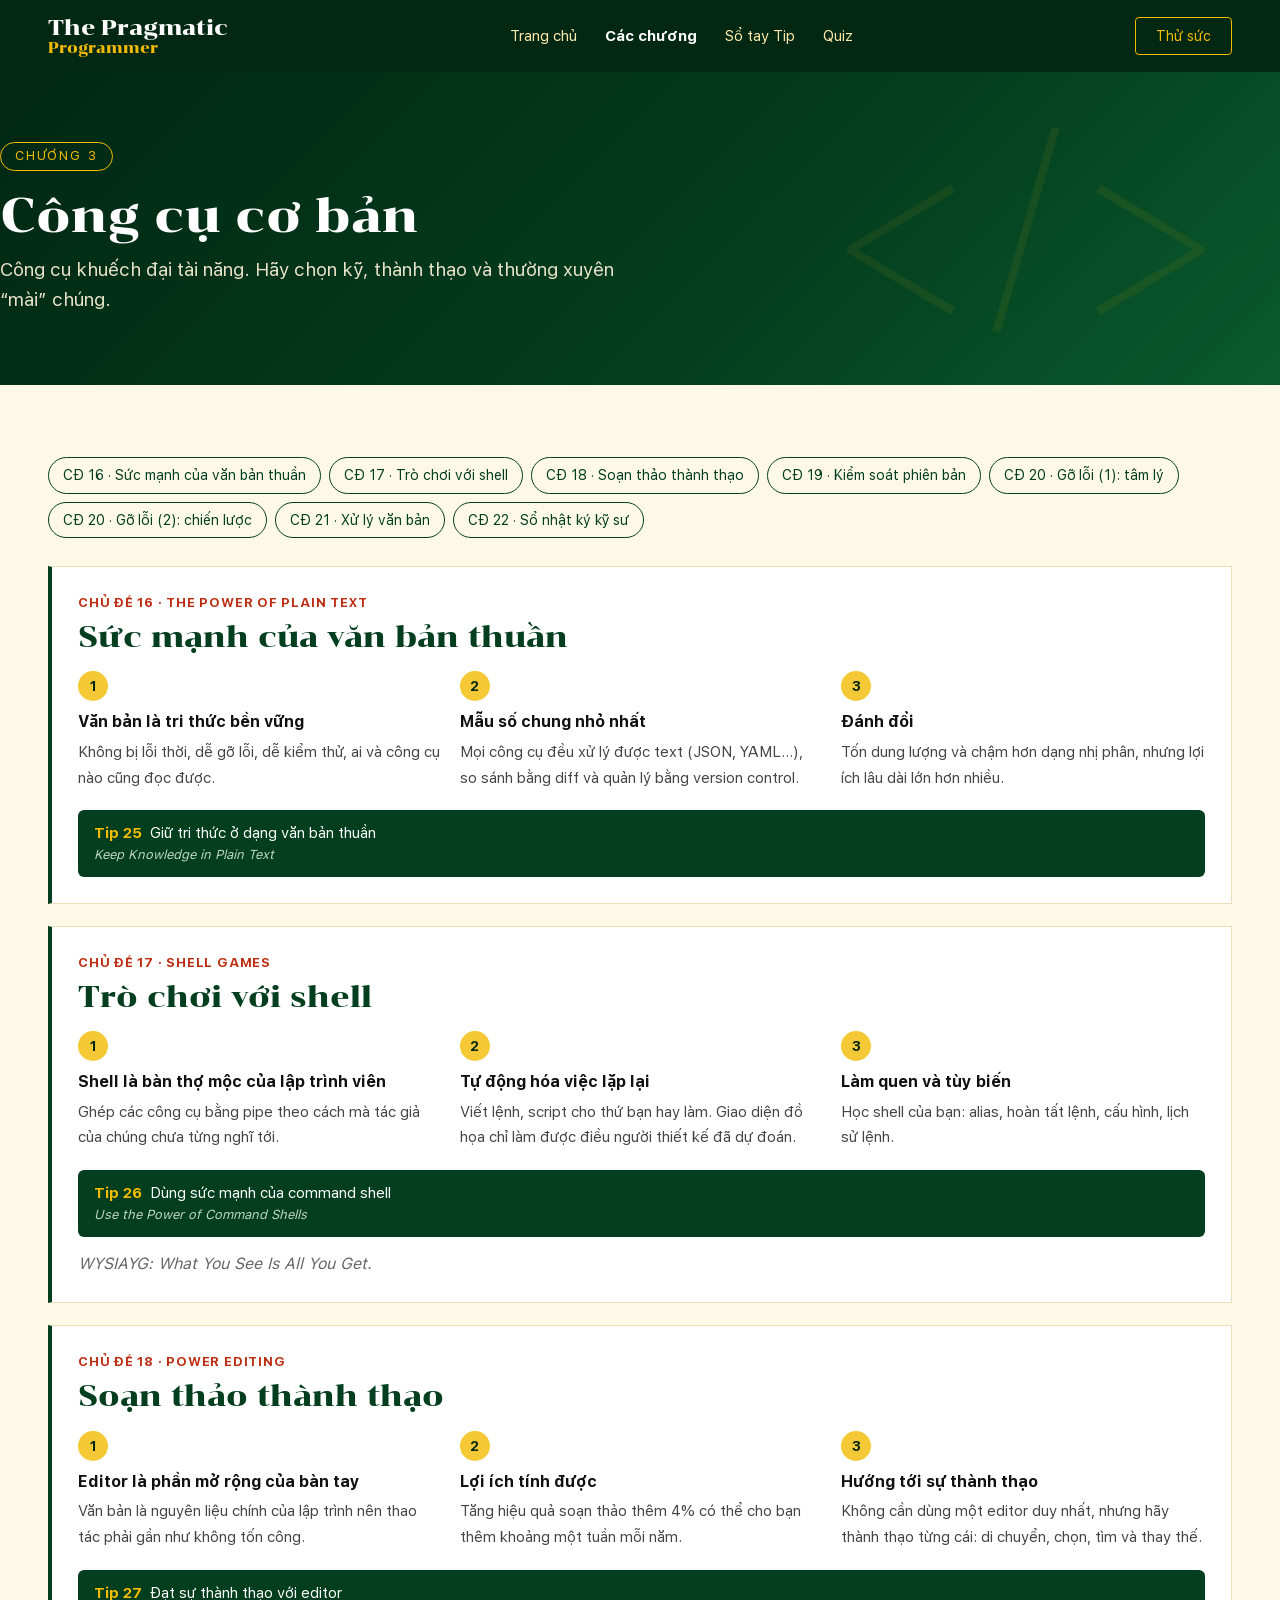
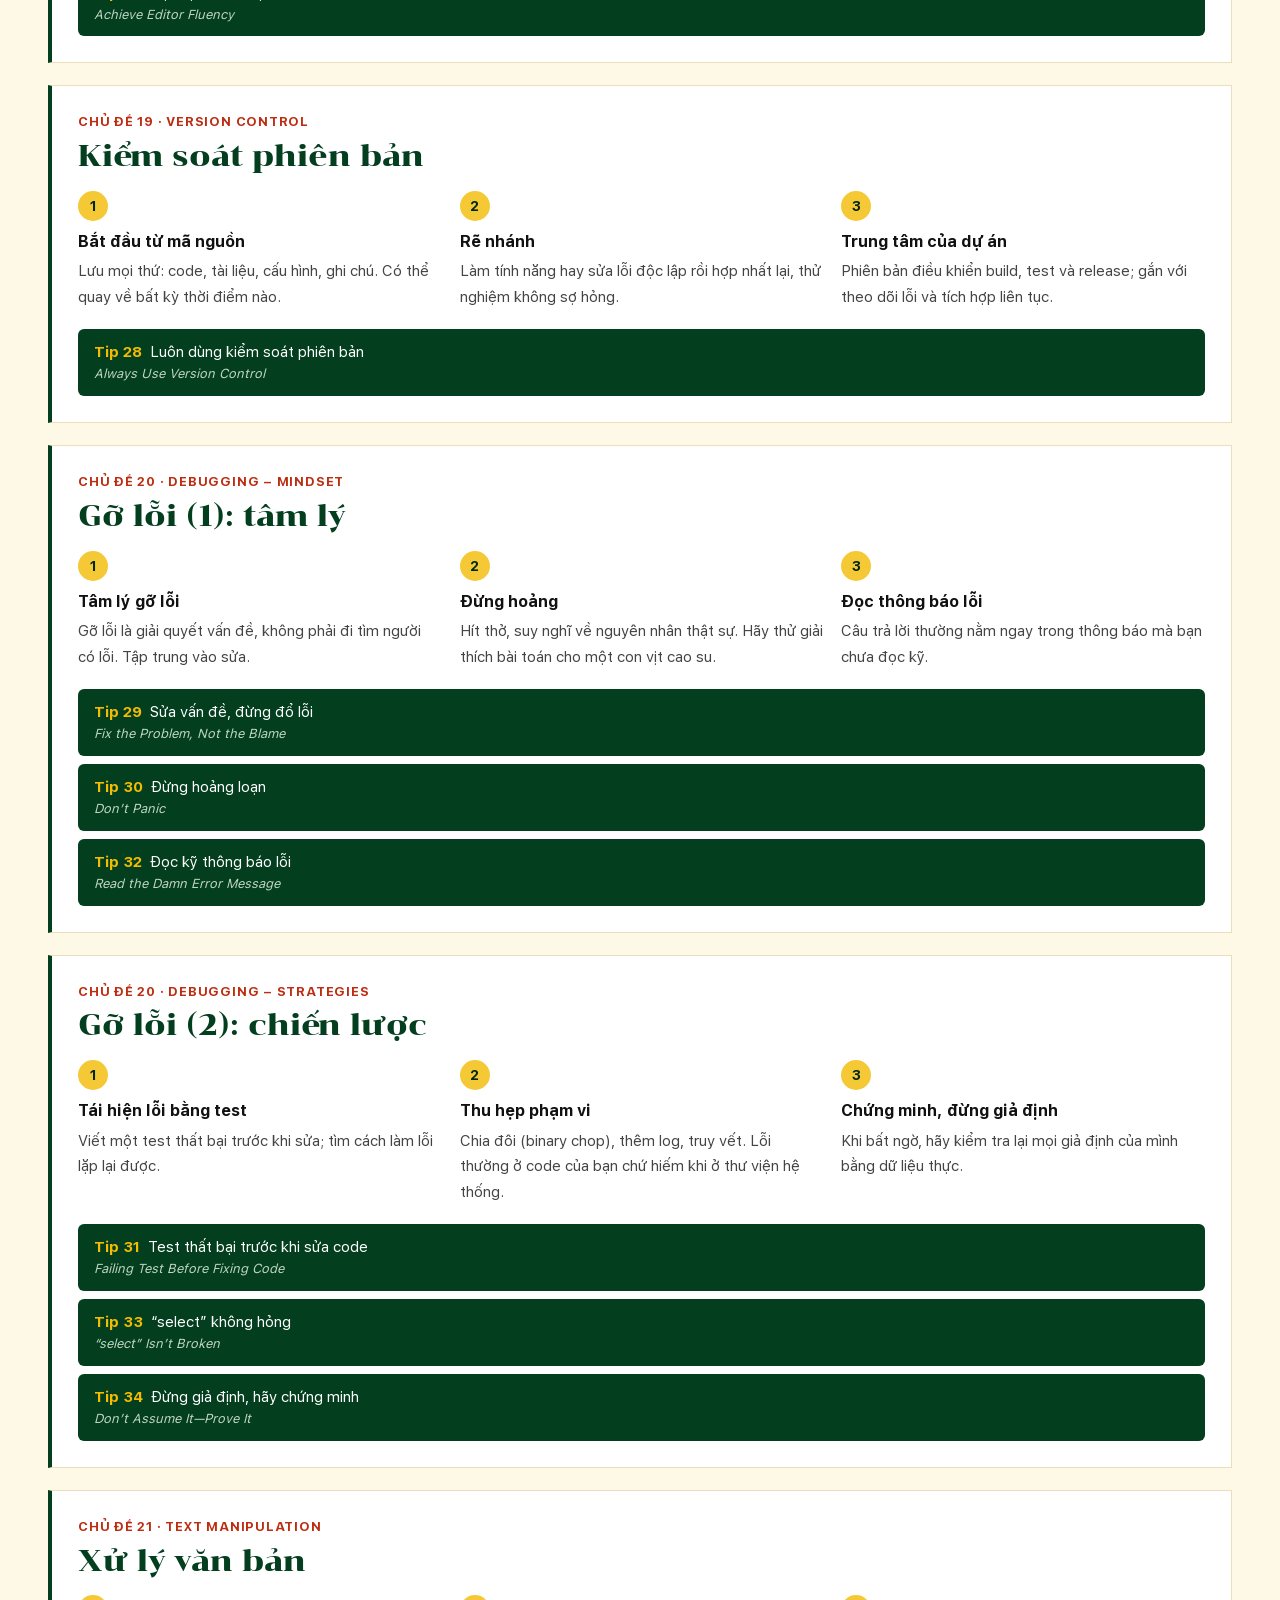
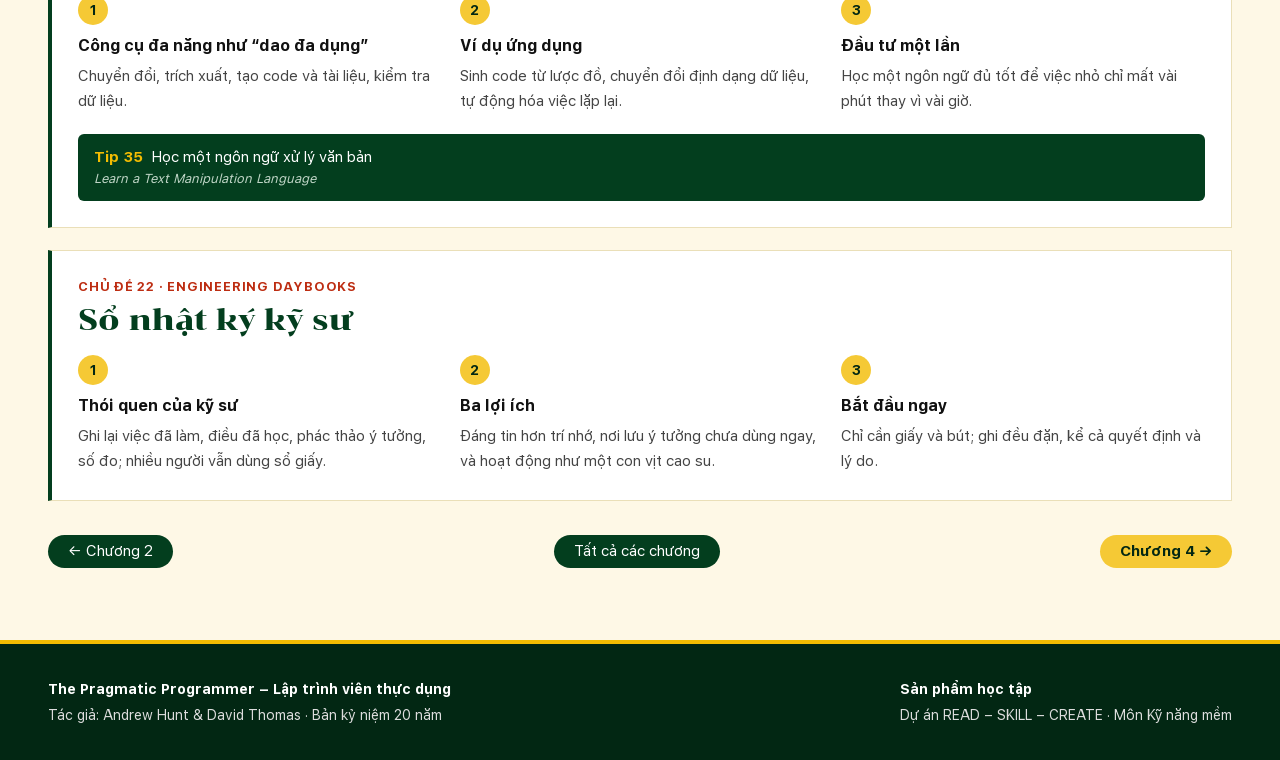
<file: webcon/chuong-3.html>
<!DOCTYPE html>
<html lang="vi">
<head>
<meta charset="UTF-8">
<meta name="viewport" content="width=device-width, initial-scale=1">
<title>Chương 3 – Công cụ cơ bản</title>
<link rel="stylesheet" href="../css/chung.css">
</head>
<body>
<header class="DauTrang"><div class="KhungChung DauTrangHop">
<a href="../index.html" class="LogoChu">The Pragmatic<span>Programmer</span></a>
<nav class="ThanhMenuChinh"><ul class="DanhSachMenu">
<li><a href="../index.html">Trang chủ</a></li>
<li class="MucMenuCoDropdown"><a href="../index.html#chuong" class="HienTai">Các chương</a><ul class="MenuXoXuong"><li><a href="chuong-1.html">Chương 1 · Triết lý thực dụng</a></li><li><a href="chuong-2.html">Chương 2 · Cách tiếp cận thực dụng</a></li><li><a href="chuong-3.html">Chương 3 · Công cụ cơ bản</a></li><li><a href="chuong-4.html">Chương 4 · Hoang tưởng thực dụng</a></li><li><a href="chuong-5.html">Chương 5 · Linh hoạt hoặc gãy đổ</a></li><li><a href="chuong-6.html">Chương 6 · Đồng thời</a></li><li><a href="chuong-7.html">Chương 7 · Khi bạn đang viết code</a></li><li><a href="chuong-8.html">Chương 8 · Trước khi bắt đầu dự án</a></li><li><a href="chuong-9.html">Chương 9 · Dự án thực dụng</a></li><li><a href="hau-ky.html">Hậu ký · Hậu ký: Đạo đức</a></li></ul></li>
<li><a href="sotay.html">Sổ tay Tip</a></li>
<li><a href="quiz.html">Quiz</a></li>
</ul></nav>
<a href="quiz.html" class="NutKhungHeader">Thử sức</a>
</div></header>

<section class="Hero HeroNho"><div class="KhungChung HeroNoiDung"><span class="NhanHero">CHƯƠNG 3</span><h1 class="HeroTieuDe">Công cụ cơ bản</h1><p>Công cụ khuếch đại tài năng. Hãy chọn kỹ, thành thạo và thường xuyên “mài” chúng.</p></div></section>
<section class="Muc MucKem"><div class="KhungChung"><div class="ThanhChuDe"><a href="#cd0">CĐ 16 · Sức mạnh của văn bản thuần</a><a href="#cd1">CĐ 17 · Trò chơi với shell</a><a href="#cd2">CĐ 18 · Soạn thảo thành thạo</a><a href="#cd3">CĐ 19 · Kiểm soát phiên bản</a><a href="#cd4">CĐ 20 · Gỡ lỗi (1): tâm lý</a><a href="#cd5">CĐ 20 · Gỡ lỗi (2): chiến lược</a><a href="#cd6">CĐ 21 · Xử lý văn bản</a><a href="#cd7">CĐ 22 · Sổ nhật ký kỹ sư</a></div><article class="TheChuDe" id="cd0"><div class="Nhan">Chủ đề 16 · The Power of Plain Text</div><h3>Sức mạnh của văn bản thuần</h3><ol class="DiemY"><li><b>Văn bản là tri thức bền vững</b><span>Không bị lỗi thời, dễ gỡ lỗi, dễ kiểm thử, ai và công cụ nào cũng đọc được.</span></li><li><b>Mẫu số chung nhỏ nhất</b><span>Mọi công cụ đều xử lý được text (JSON, YAML…), so sánh bằng diff và quản lý bằng version control.</span></li><li><b>Đánh đổi</b><span>Tốn dung lượng và chậm hơn dạng nhị phân, nhưng lợi ích lâu dài lớn hơn nhiều.</span></li></ol><div class="ThanhTip"><div class="Tip"><span class="SoTip">Tip 25</span>Giữ tri thức ở dạng văn bản thuần<em>Keep Knowledge in Plain Text</em></div></div></article><article class="TheChuDe" id="cd1"><div class="Nhan">Chủ đề 17 · Shell Games</div><h3>Trò chơi với shell</h3><ol class="DiemY"><li><b>Shell là bàn thợ mộc của lập trình viên</b><span>Ghép các công cụ bằng pipe theo cách mà tác giả của chúng chưa từng nghĩ tới.</span></li><li><b>Tự động hóa việc lặp lại</b><span>Viết lệnh, script cho thứ bạn hay làm. Giao diện đồ họa chỉ làm được điều người thiết kế đã dự đoán.</span></li><li><b>Làm quen và tùy biến</b><span>Học shell của bạn: alias, hoàn tất lệnh, cấu hình, lịch sử lệnh.</span></li></ol><div class="ThanhTip"><div class="Tip"><span class="SoTip">Tip 26</span>Dùng sức mạnh của command shell<em>Use the Power of Command Shells</em></div></div><p class="GhiChu">WYSIAYG: What You See Is All You Get.</p></article><article class="TheChuDe" id="cd2"><div class="Nhan">Chủ đề 18 · Power Editing</div><h3>Soạn thảo thành thạo</h3><ol class="DiemY"><li><b>Editor là phần mở rộng của bàn tay</b><span>Văn bản là nguyên liệu chính của lập trình nên thao tác phải gần như không tốn công.</span></li><li><b>Lợi ích tính được</b><span>Tăng hiệu quả soạn thảo thêm 4% có thể cho bạn thêm khoảng một tuần mỗi năm.</span></li><li><b>Hướng tới sự thành thạo</b><span>Không cần dùng một editor duy nhất, nhưng hãy thành thạo từng cái: di chuyển, chọn, tìm và thay thế.</span></li></ol><div class="ThanhTip"><div class="Tip"><span class="SoTip">Tip 27</span>Đạt sự thành thạo với editor<em>Achieve Editor Fluency</em></div></div></article><article class="TheChuDe" id="cd3"><div class="Nhan">Chủ đề 19 · Version Control</div><h3>Kiểm soát phiên bản</h3><ol class="DiemY"><li><b>Bắt đầu từ mã nguồn</b><span>Lưu mọi thứ: code, tài liệu, cấu hình, ghi chú. Có thể quay về bất kỳ thời điểm nào.</span></li><li><b>Rẽ nhánh</b><span>Làm tính năng hay sửa lỗi độc lập rồi hợp nhất lại, thử nghiệm không sợ hỏng.</span></li><li><b>Trung tâm của dự án</b><span>Phiên bản điều khiển build, test và release; gắn với theo dõi lỗi và tích hợp liên tục.</span></li></ol><div class="ThanhTip"><div class="Tip"><span class="SoTip">Tip 28</span>Luôn dùng kiểm soát phiên bản<em>Always Use Version Control</em></div></div></article><article class="TheChuDe" id="cd4"><div class="Nhan">Chủ đề 20 · Debugging – Mindset</div><h3>Gỡ lỗi (1): tâm lý</h3><ol class="DiemY"><li><b>Tâm lý gỡ lỗi</b><span>Gỡ lỗi là giải quyết vấn đề, không phải đi tìm người có lỗi. Tập trung vào sửa.</span></li><li><b>Đừng hoảng</b><span>Hít thở, suy nghĩ về nguyên nhân thật sự. Hãy thử giải thích bài toán cho một con vịt cao su.</span></li><li><b>Đọc thông báo lỗi</b><span>Câu trả lời thường nằm ngay trong thông báo mà bạn chưa đọc kỹ.</span></li></ol><div class="ThanhTip"><div class="Tip"><span class="SoTip">Tip 29</span>Sửa vấn đề, đừng đổ lỗi<em>Fix the Problem, Not the Blame</em></div><div class="Tip"><span class="SoTip">Tip 30</span>Đừng hoảng loạn<em>Don’t Panic</em></div><div class="Tip"><span class="SoTip">Tip 32</span>Đọc kỹ thông báo lỗi<em>Read the Damn Error Message</em></div></div></article><article class="TheChuDe" id="cd5"><div class="Nhan">Chủ đề 20 · Debugging – Strategies</div><h3>Gỡ lỗi (2): chiến lược</h3><ol class="DiemY"><li><b>Tái hiện lỗi bằng test</b><span>Viết một test thất bại trước khi sửa; tìm cách làm lỗi lặp lại được.</span></li><li><b>Thu hẹp phạm vi</b><span>Chia đôi (binary chop), thêm log, truy vết. Lỗi thường ở code của bạn chứ hiếm khi ở thư viện hệ thống.</span></li><li><b>Chứng minh, đừng giả định</b><span>Khi bất ngờ, hãy kiểm tra lại mọi giả định của mình bằng dữ liệu thực.</span></li></ol><div class="ThanhTip"><div class="Tip"><span class="SoTip">Tip 31</span>Test thất bại trước khi sửa code<em>Failing Test Before Fixing Code</em></div><div class="Tip"><span class="SoTip">Tip 33</span>“select” không hỏng<em>“select” Isn’t Broken</em></div><div class="Tip"><span class="SoTip">Tip 34</span>Đừng giả định, hãy chứng minh<em>Don’t Assume It—Prove It</em></div></div></article><article class="TheChuDe" id="cd6"><div class="Nhan">Chủ đề 21 · Text Manipulation</div><h3>Xử lý văn bản</h3><ol class="DiemY"><li><b>Công cụ đa năng như “dao đa dụng”</b><span>Chuyển đổi, trích xuất, tạo code và tài liệu, kiểm tra dữ liệu.</span></li><li><b>Ví dụ ứng dụng</b><span>Sinh code từ lược đồ, chuyển đổi định dạng dữ liệu, tự động hóa việc lặp lại.</span></li><li><b>Đầu tư một lần</b><span>Học một ngôn ngữ đủ tốt để việc nhỏ chỉ mất vài phút thay vì vài giờ.</span></li></ol><div class="ThanhTip"><div class="Tip"><span class="SoTip">Tip 35</span>Học một ngôn ngữ xử lý văn bản<em>Learn a Text Manipulation Language</em></div></div></article><article class="TheChuDe" id="cd7"><div class="Nhan">Chủ đề 22 · Engineering Daybooks</div><h3>Sổ nhật ký kỹ sư</h3><ol class="DiemY"><li><b>Thói quen của kỹ sư</b><span>Ghi lại việc đã làm, điều đã học, phác thảo ý tưởng, số đo; nhiều người vẫn dùng sổ giấy.</span></li><li><b>Ba lợi ích</b><span>Đáng tin hơn trí nhớ, nơi lưu ý tưởng chưa dùng ngay, và hoạt động như một con vịt cao su.</span></li><li><b>Bắt đầu ngay</b><span>Chỉ cần giấy và bút; ghi đều đặn, kể cả quyết định và lý do.</span></li></ol></article><div class="DieuHuong"><a class="NutXanh NutNho" href="chuong-2.html">← Chương 2</a><a class="NutXanh NutNho" href="../index.html#chuong">Tất cả các chương</a><a class="NutVang NutNho" href="chuong-4.html">Chương 4 →</a></div></div></section>
<footer class="ChanTrang"><div class="KhungChung ChanTrangHop">
<div><b>The Pragmatic Programmer – Lập trình viên thực dụng</b>Tác giả: Andrew Hunt &amp; David Thomas · Bản kỷ niệm 20 năm</div>
<div><b>Sản phẩm học tập</b>Dự án READ – SKILL – CREATE · Môn Kỹ năng mềm</div>
</div></footer>
</body>
</html>
</file>
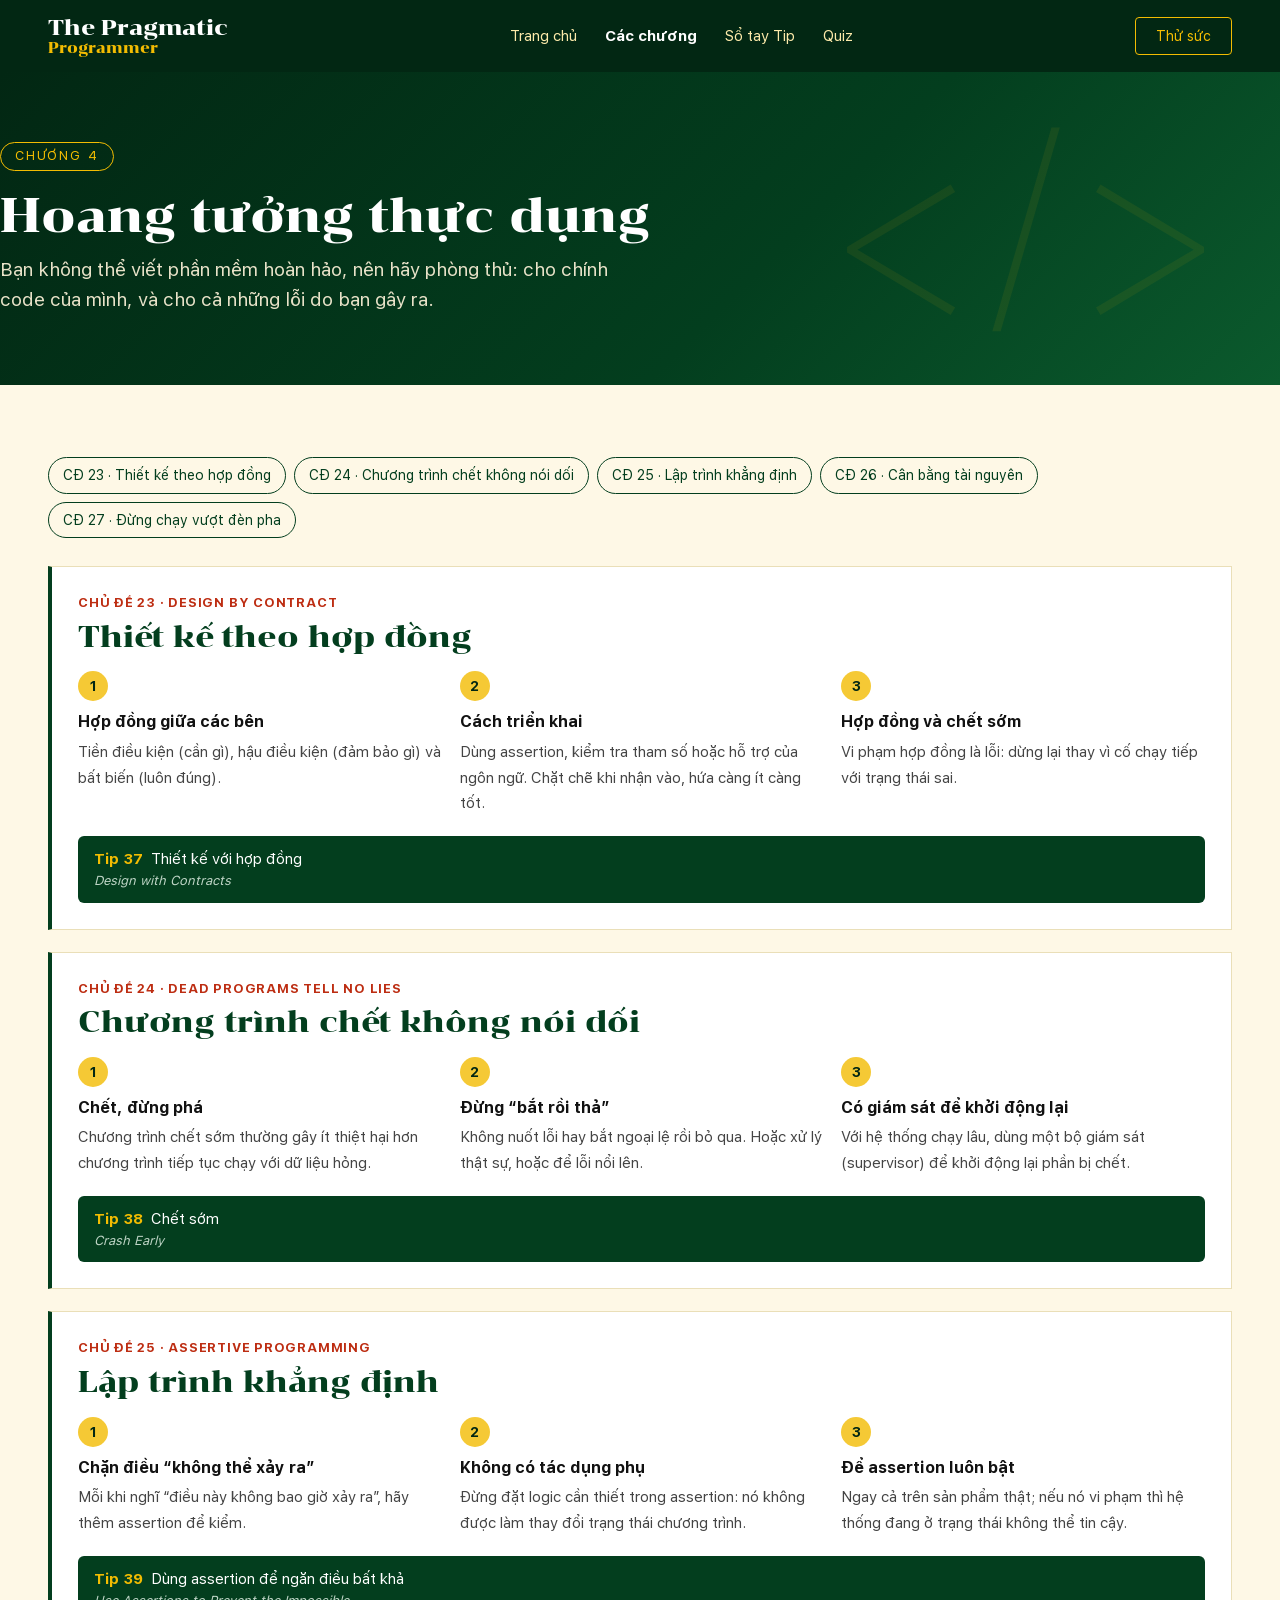
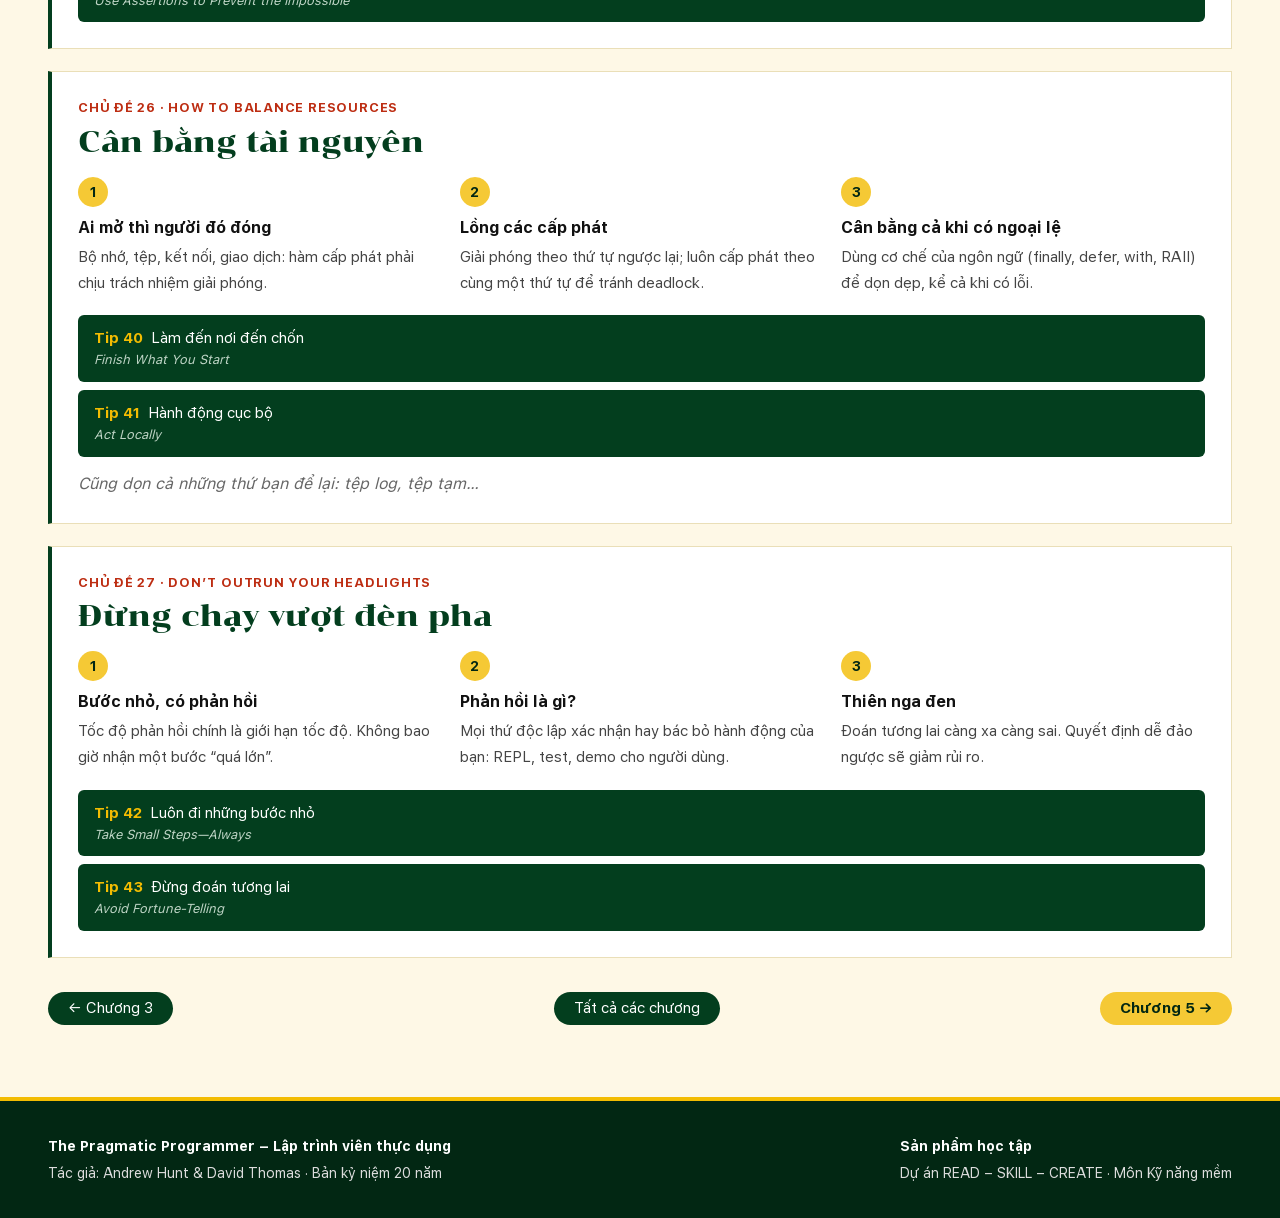
<file: webcon/chuong-4.html>
<!DOCTYPE html>
<html lang="vi">
<head>
<meta charset="UTF-8">
<meta name="viewport" content="width=device-width, initial-scale=1">
<title>Chương 4 – Hoang tưởng thực dụng</title>
<link rel="stylesheet" href="../css/chung.css">
</head>
<body>
<header class="DauTrang"><div class="KhungChung DauTrangHop">
<a href="../index.html" class="LogoChu">The Pragmatic<span>Programmer</span></a>
<nav class="ThanhMenuChinh"><ul class="DanhSachMenu">
<li><a href="../index.html">Trang chủ</a></li>
<li class="MucMenuCoDropdown"><a href="../index.html#chuong" class="HienTai">Các chương</a><ul class="MenuXoXuong"><li><a href="chuong-1.html">Chương 1 · Triết lý thực dụng</a></li><li><a href="chuong-2.html">Chương 2 · Cách tiếp cận thực dụng</a></li><li><a href="chuong-3.html">Chương 3 · Công cụ cơ bản</a></li><li><a href="chuong-4.html">Chương 4 · Hoang tưởng thực dụng</a></li><li><a href="chuong-5.html">Chương 5 · Linh hoạt hoặc gãy đổ</a></li><li><a href="chuong-6.html">Chương 6 · Đồng thời</a></li><li><a href="chuong-7.html">Chương 7 · Khi bạn đang viết code</a></li><li><a href="chuong-8.html">Chương 8 · Trước khi bắt đầu dự án</a></li><li><a href="chuong-9.html">Chương 9 · Dự án thực dụng</a></li><li><a href="hau-ky.html">Hậu ký · Hậu ký: Đạo đức</a></li></ul></li>
<li><a href="sotay.html">Sổ tay Tip</a></li>
<li><a href="quiz.html">Quiz</a></li>
</ul></nav>
<a href="quiz.html" class="NutKhungHeader">Thử sức</a>
</div></header>

<section class="Hero HeroNho"><div class="KhungChung HeroNoiDung"><span class="NhanHero">CHƯƠNG 4</span><h1 class="HeroTieuDe">Hoang tưởng thực dụng</h1><p>Bạn không thể viết phần mềm hoàn hảo, nên hãy phòng thủ: cho chính code của mình, và cho cả những lỗi do bạn gây ra.</p></div></section>
<section class="Muc MucKem"><div class="KhungChung"><div class="ThanhChuDe"><a href="#cd0">CĐ 23 · Thiết kế theo hợp đồng</a><a href="#cd1">CĐ 24 · Chương trình chết không nói dối</a><a href="#cd2">CĐ 25 · Lập trình khẳng định</a><a href="#cd3">CĐ 26 · Cân bằng tài nguyên</a><a href="#cd4">CĐ 27 · Đừng chạy vượt đèn pha</a></div><article class="TheChuDe" id="cd0"><div class="Nhan">Chủ đề 23 · Design by Contract</div><h3>Thiết kế theo hợp đồng</h3><ol class="DiemY"><li><b>Hợp đồng giữa các bên</b><span>Tiền điều kiện (cần gì), hậu điều kiện (đảm bảo gì) và bất biến (luôn đúng).</span></li><li><b>Cách triển khai</b><span>Dùng assertion, kiểm tra tham số hoặc hỗ trợ của ngôn ngữ. Chặt chẽ khi nhận vào, hứa càng ít càng tốt.</span></li><li><b>Hợp đồng và chết sớm</b><span>Vi phạm hợp đồng là lỗi: dừng lại thay vì cố chạy tiếp với trạng thái sai.</span></li></ol><div class="ThanhTip"><div class="Tip"><span class="SoTip">Tip 37</span>Thiết kế với hợp đồng<em>Design with Contracts</em></div></div></article><article class="TheChuDe" id="cd1"><div class="Nhan">Chủ đề 24 · Dead Programs Tell No Lies</div><h3>Chương trình chết không nói dối</h3><ol class="DiemY"><li><b>Chết, đừng phá</b><span>Chương trình chết sớm thường gây ít thiệt hại hơn chương trình tiếp tục chạy với dữ liệu hỏng.</span></li><li><b>Đừng “bắt rồi thả”</b><span>Không nuốt lỗi hay bắt ngoại lệ rồi bỏ qua. Hoặc xử lý thật sự, hoặc để lỗi nổi lên.</span></li><li><b>Có giám sát để khởi động lại</b><span>Với hệ thống chạy lâu, dùng một bộ giám sát (supervisor) để khởi động lại phần bị chết.</span></li></ol><div class="ThanhTip"><div class="Tip"><span class="SoTip">Tip 38</span>Chết sớm<em>Crash Early</em></div></div></article><article class="TheChuDe" id="cd2"><div class="Nhan">Chủ đề 25 · Assertive Programming</div><h3>Lập trình khẳng định</h3><ol class="DiemY"><li><b>Chặn điều “không thể xảy ra”</b><span>Mỗi khi nghĩ “điều này không bao giờ xảy ra”, hãy thêm assertion để kiểm.</span></li><li><b>Không có tác dụng phụ</b><span>Đừng đặt logic cần thiết trong assertion: nó không được làm thay đổi trạng thái chương trình.</span></li><li><b>Để assertion luôn bật</b><span>Ngay cả trên sản phẩm thật; nếu nó vi phạm thì hệ thống đang ở trạng thái không thể tin cậy.</span></li></ol><div class="ThanhTip"><div class="Tip"><span class="SoTip">Tip 39</span>Dùng assertion để ngăn điều bất khả<em>Use Assertions to Prevent the Impossible</em></div></div></article><article class="TheChuDe" id="cd3"><div class="Nhan">Chủ đề 26 · How to Balance Resources</div><h3>Cân bằng tài nguyên</h3><ol class="DiemY"><li><b>Ai mở thì người đó đóng</b><span>Bộ nhớ, tệp, kết nối, giao dịch: hàm cấp phát phải chịu trách nhiệm giải phóng.</span></li><li><b>Lồng các cấp phát</b><span>Giải phóng theo thứ tự ngược lại; luôn cấp phát theo cùng một thứ tự để tránh deadlock.</span></li><li><b>Cân bằng cả khi có ngoại lệ</b><span>Dùng cơ chế của ngôn ngữ (finally, defer, with, RAII) để dọn dẹp, kể cả khi có lỗi.</span></li></ol><div class="ThanhTip"><div class="Tip"><span class="SoTip">Tip 40</span>Làm đến nơi đến chốn<em>Finish What You Start</em></div><div class="Tip"><span class="SoTip">Tip 41</span>Hành động cục bộ<em>Act Locally</em></div></div><p class="GhiChu">Cũng dọn cả những thứ bạn để lại: tệp log, tệp tạm…</p></article><article class="TheChuDe" id="cd4"><div class="Nhan">Chủ đề 27 · Don’t Outrun Your Headlights</div><h3>Đừng chạy vượt đèn pha</h3><ol class="DiemY"><li><b>Bước nhỏ, có phản hồi</b><span>Tốc độ phản hồi chính là giới hạn tốc độ. Không bao giờ nhận một bước “quá lớn”.</span></li><li><b>Phản hồi là gì?</b><span>Mọi thứ độc lập xác nhận hay bác bỏ hành động của bạn: REPL, test, demo cho người dùng.</span></li><li><b>Thiên nga đen</b><span>Đoán tương lai càng xa càng sai. Quyết định dễ đảo ngược sẽ giảm rủi ro.</span></li></ol><div class="ThanhTip"><div class="Tip"><span class="SoTip">Tip 42</span>Luôn đi những bước nhỏ<em>Take Small Steps—Always</em></div><div class="Tip"><span class="SoTip">Tip 43</span>Đừng đoán tương lai<em>Avoid Fortune-Telling</em></div></div></article><div class="DieuHuong"><a class="NutXanh NutNho" href="chuong-3.html">← Chương 3</a><a class="NutXanh NutNho" href="../index.html#chuong">Tất cả các chương</a><a class="NutVang NutNho" href="chuong-5.html">Chương 5 →</a></div></div></section>
<footer class="ChanTrang"><div class="KhungChung ChanTrangHop">
<div><b>The Pragmatic Programmer – Lập trình viên thực dụng</b>Tác giả: Andrew Hunt &amp; David Thomas · Bản kỷ niệm 20 năm</div>
<div><b>Sản phẩm học tập</b>Dự án READ – SKILL – CREATE · Môn Kỹ năng mềm</div>
</div></footer>
</body>
</html>
</file>
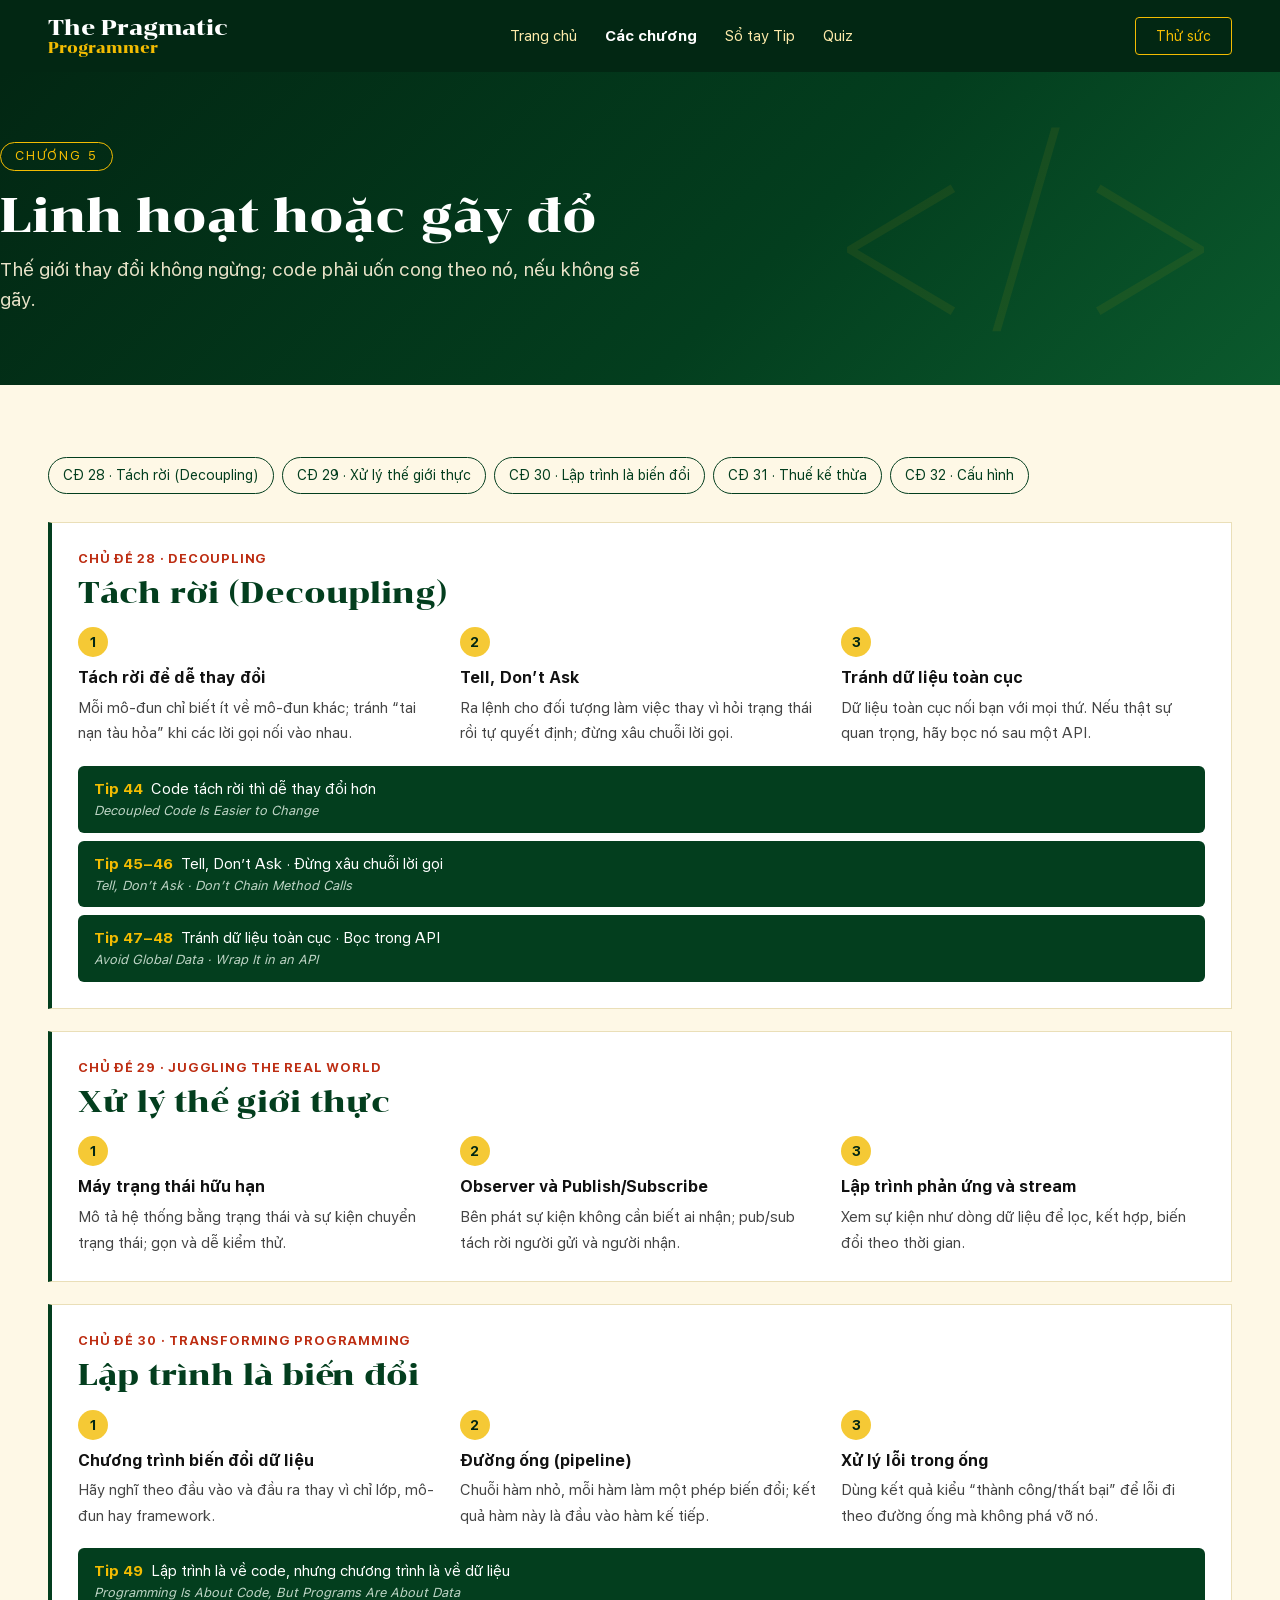
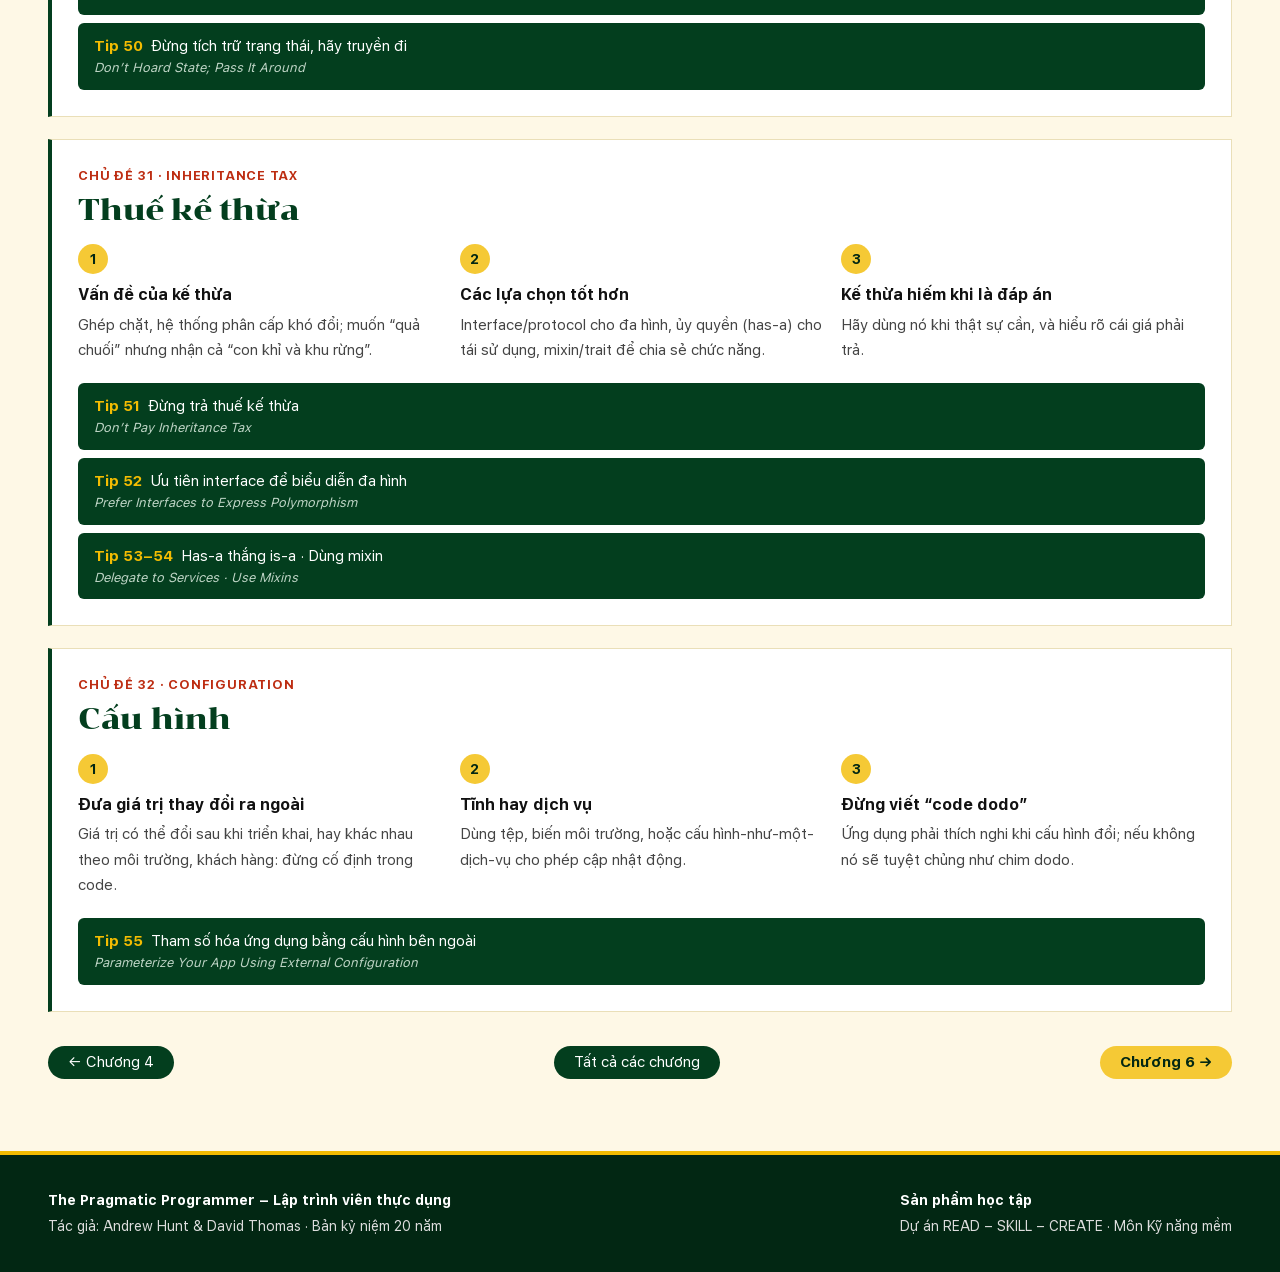
<file: webcon/chuong-5.html>
<!DOCTYPE html>
<html lang="vi">
<head>
<meta charset="UTF-8">
<meta name="viewport" content="width=device-width, initial-scale=1">
<title>Chương 5 – Linh hoạt hoặc gãy đổ</title>
<link rel="stylesheet" href="../css/chung.css">
</head>
<body>
<header class="DauTrang"><div class="KhungChung DauTrangHop">
<a href="../index.html" class="LogoChu">The Pragmatic<span>Programmer</span></a>
<nav class="ThanhMenuChinh"><ul class="DanhSachMenu">
<li><a href="../index.html">Trang chủ</a></li>
<li class="MucMenuCoDropdown"><a href="../index.html#chuong" class="HienTai">Các chương</a><ul class="MenuXoXuong"><li><a href="chuong-1.html">Chương 1 · Triết lý thực dụng</a></li><li><a href="chuong-2.html">Chương 2 · Cách tiếp cận thực dụng</a></li><li><a href="chuong-3.html">Chương 3 · Công cụ cơ bản</a></li><li><a href="chuong-4.html">Chương 4 · Hoang tưởng thực dụng</a></li><li><a href="chuong-5.html">Chương 5 · Linh hoạt hoặc gãy đổ</a></li><li><a href="chuong-6.html">Chương 6 · Đồng thời</a></li><li><a href="chuong-7.html">Chương 7 · Khi bạn đang viết code</a></li><li><a href="chuong-8.html">Chương 8 · Trước khi bắt đầu dự án</a></li><li><a href="chuong-9.html">Chương 9 · Dự án thực dụng</a></li><li><a href="hau-ky.html">Hậu ký · Hậu ký: Đạo đức</a></li></ul></li>
<li><a href="sotay.html">Sổ tay Tip</a></li>
<li><a href="quiz.html">Quiz</a></li>
</ul></nav>
<a href="quiz.html" class="NutKhungHeader">Thử sức</a>
</div></header>

<section class="Hero HeroNho"><div class="KhungChung HeroNoiDung"><span class="NhanHero">CHƯƠNG 5</span><h1 class="HeroTieuDe">Linh hoạt hoặc gãy đổ</h1><p>Thế giới thay đổi không ngừng; code phải uốn cong theo nó, nếu không sẽ gãy.</p></div></section>
<section class="Muc MucKem"><div class="KhungChung"><div class="ThanhChuDe"><a href="#cd0">CĐ 28 · Tách rời (Decoupling)</a><a href="#cd1">CĐ 29 · Xử lý thế giới thực</a><a href="#cd2">CĐ 30 · Lập trình là biến đổi</a><a href="#cd3">CĐ 31 · Thuế kế thừa</a><a href="#cd4">CĐ 32 · Cấu hình</a></div><article class="TheChuDe" id="cd0"><div class="Nhan">Chủ đề 28 · Decoupling</div><h3>Tách rời (Decoupling)</h3><ol class="DiemY"><li><b>Tách rời để dễ thay đổi</b><span>Mỗi mô-đun chỉ biết ít về mô-đun khác; tránh “tai nạn tàu hỏa” khi các lời gọi nối vào nhau.</span></li><li><b>Tell, Don’t Ask</b><span>Ra lệnh cho đối tượng làm việc thay vì hỏi trạng thái rồi tự quyết định; đừng xâu chuỗi lời gọi.</span></li><li><b>Tránh dữ liệu toàn cục</b><span>Dữ liệu toàn cục nối bạn với mọi thứ. Nếu thật sự quan trọng, hãy bọc nó sau một API.</span></li></ol><div class="ThanhTip"><div class="Tip"><span class="SoTip">Tip 44</span>Code tách rời thì dễ thay đổi hơn<em>Decoupled Code Is Easier to Change</em></div><div class="Tip"><span class="SoTip">Tip 45–46</span>Tell, Don’t Ask · Đừng xâu chuỗi lời gọi<em>Tell, Don’t Ask · Don’t Chain Method Calls</em></div><div class="Tip"><span class="SoTip">Tip 47–48</span>Tránh dữ liệu toàn cục · Bọc trong API<em>Avoid Global Data · Wrap It in an API</em></div></div></article><article class="TheChuDe" id="cd1"><div class="Nhan">Chủ đề 29 · Juggling the Real World</div><h3>Xử lý thế giới thực</h3><ol class="DiemY"><li><b>Máy trạng thái hữu hạn</b><span>Mô tả hệ thống bằng trạng thái và sự kiện chuyển trạng thái; gọn và dễ kiểm thử.</span></li><li><b>Observer và Publish/Subscribe</b><span>Bên phát sự kiện không cần biết ai nhận; pub/sub tách rời người gửi và người nhận.</span></li><li><b>Lập trình phản ứng và stream</b><span>Xem sự kiện như dòng dữ liệu để lọc, kết hợp, biến đổi theo thời gian.</span></li></ol></article><article class="TheChuDe" id="cd2"><div class="Nhan">Chủ đề 30 · Transforming Programming</div><h3>Lập trình là biến đổi</h3><ol class="DiemY"><li><b>Chương trình biến đổi dữ liệu</b><span>Hãy nghĩ theo đầu vào và đầu ra thay vì chỉ lớp, mô-đun hay framework.</span></li><li><b>Đường ống (pipeline)</b><span>Chuỗi hàm nhỏ, mỗi hàm làm một phép biến đổi; kết quả hàm này là đầu vào hàm kế tiếp.</span></li><li><b>Xử lý lỗi trong ống</b><span>Dùng kết quả kiểu “thành công/thất bại” để lỗi đi theo đường ống mà không phá vỡ nó.</span></li></ol><div class="ThanhTip"><div class="Tip"><span class="SoTip">Tip 49</span>Lập trình là về code, nhưng chương trình là về dữ liệu<em>Programming Is About Code, But Programs Are About Data</em></div><div class="Tip"><span class="SoTip">Tip 50</span>Đừng tích trữ trạng thái, hãy truyền đi<em>Don’t Hoard State; Pass It Around</em></div></div></article><article class="TheChuDe" id="cd3"><div class="Nhan">Chủ đề 31 · Inheritance Tax</div><h3>Thuế kế thừa</h3><ol class="DiemY"><li><b>Vấn đề của kế thừa</b><span>Ghép chặt, hệ thống phân cấp khó đổi; muốn “quả chuối” nhưng nhận cả “con khỉ và khu rừng”.</span></li><li><b>Các lựa chọn tốt hơn</b><span>Interface/protocol cho đa hình, ủy quyền (has-a) cho tái sử dụng, mixin/trait để chia sẻ chức năng.</span></li><li><b>Kế thừa hiếm khi là đáp án</b><span>Hãy dùng nó khi thật sự cần, và hiểu rõ cái giá phải trả.</span></li></ol><div class="ThanhTip"><div class="Tip"><span class="SoTip">Tip 51</span>Đừng trả thuế kế thừa<em>Don’t Pay Inheritance Tax</em></div><div class="Tip"><span class="SoTip">Tip 52</span>Ưu tiên interface để biểu diễn đa hình<em>Prefer Interfaces to Express Polymorphism</em></div><div class="Tip"><span class="SoTip">Tip 53–54</span>Has-a thắng is-a · Dùng mixin<em>Delegate to Services · Use Mixins</em></div></div></article><article class="TheChuDe" id="cd4"><div class="Nhan">Chủ đề 32 · Configuration</div><h3>Cấu hình</h3><ol class="DiemY"><li><b>Đưa giá trị thay đổi ra ngoài</b><span>Giá trị có thể đổi sau khi triển khai, hay khác nhau theo môi trường, khách hàng: đừng cố định trong code.</span></li><li><b>Tĩnh hay dịch vụ</b><span>Dùng tệp, biến môi trường, hoặc cấu hình-như-một-dịch-vụ cho phép cập nhật động.</span></li><li><b>Đừng viết “code dodo”</b><span>Ứng dụng phải thích nghi khi cấu hình đổi; nếu không nó sẽ tuyệt chủng như chim dodo.</span></li></ol><div class="ThanhTip"><div class="Tip"><span class="SoTip">Tip 55</span>Tham số hóa ứng dụng bằng cấu hình bên ngoài<em>Parameterize Your App Using External Configuration</em></div></div></article><div class="DieuHuong"><a class="NutXanh NutNho" href="chuong-4.html">← Chương 4</a><a class="NutXanh NutNho" href="../index.html#chuong">Tất cả các chương</a><a class="NutVang NutNho" href="chuong-6.html">Chương 6 →</a></div></div></section>
<footer class="ChanTrang"><div class="KhungChung ChanTrangHop">
<div><b>The Pragmatic Programmer – Lập trình viên thực dụng</b>Tác giả: Andrew Hunt &amp; David Thomas · Bản kỷ niệm 20 năm</div>
<div><b>Sản phẩm học tập</b>Dự án READ – SKILL – CREATE · Môn Kỹ năng mềm</div>
</div></footer>
</body>
</html>
</file>
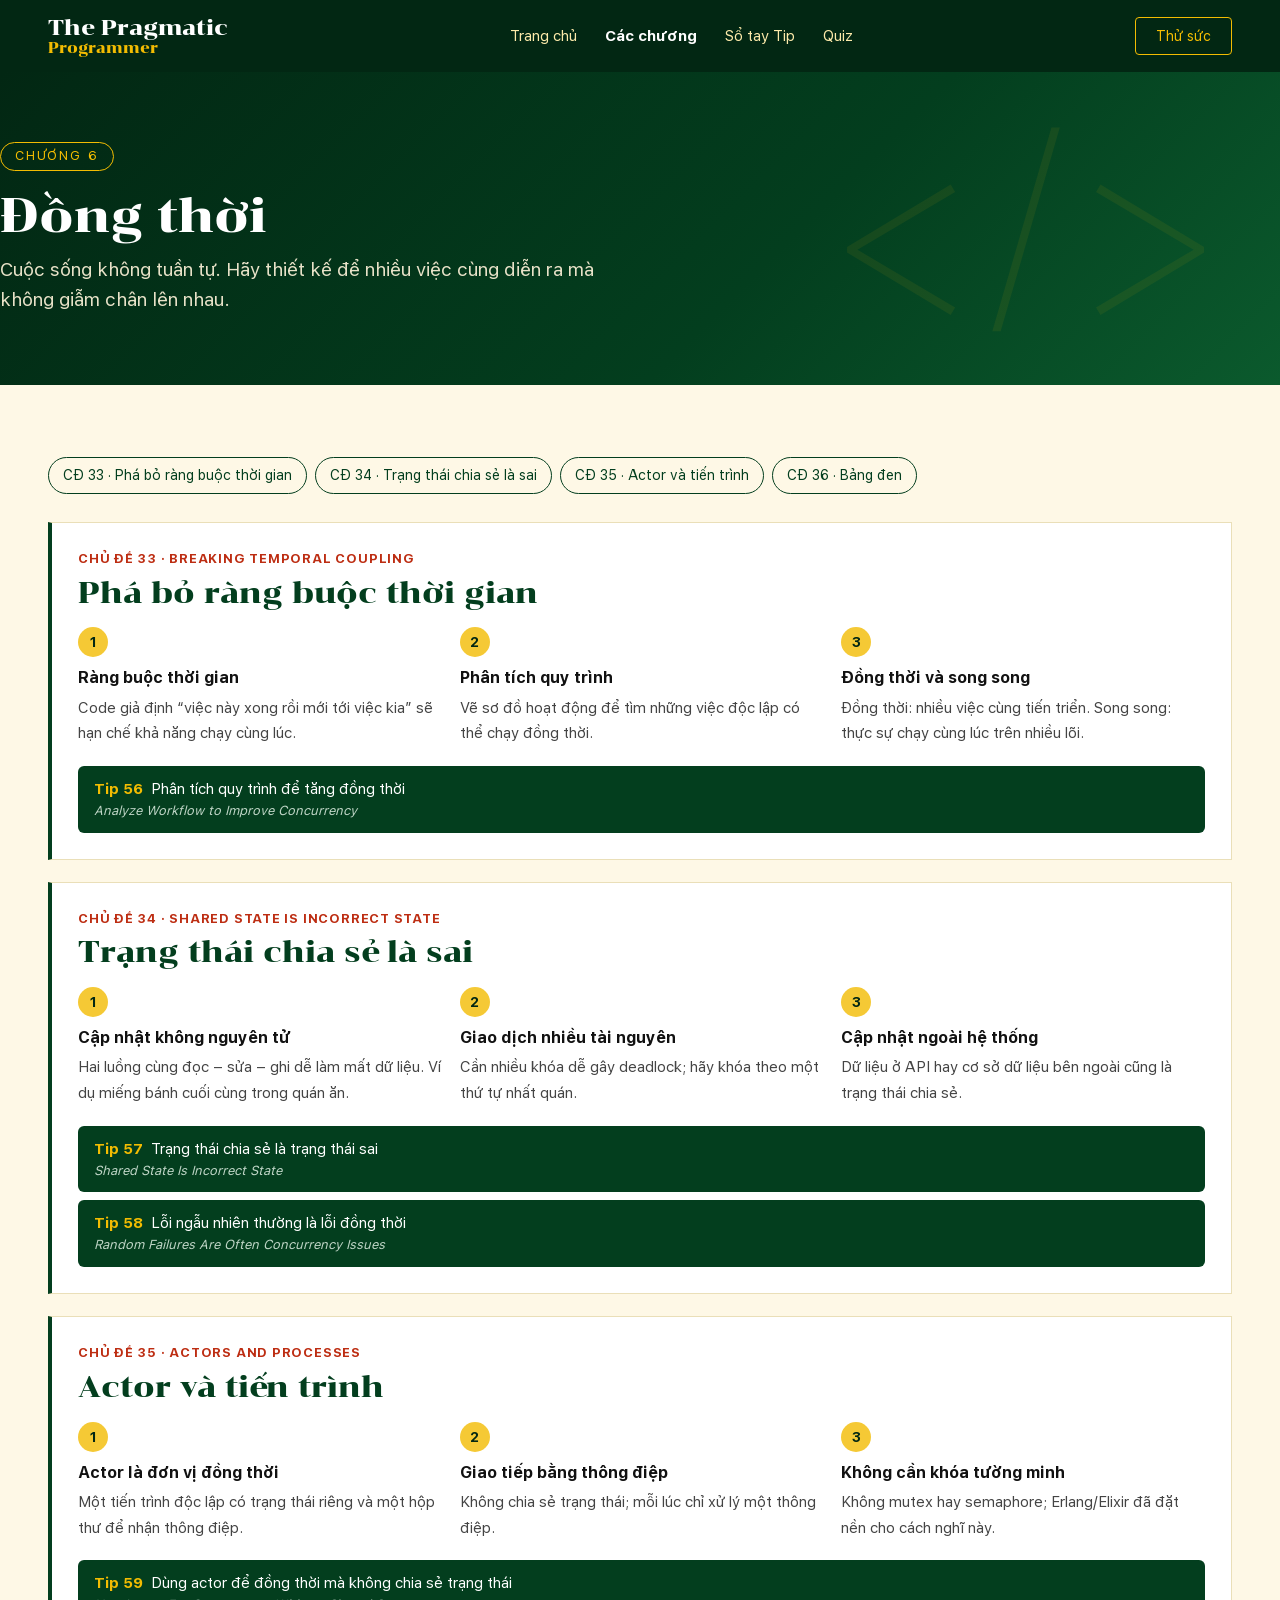
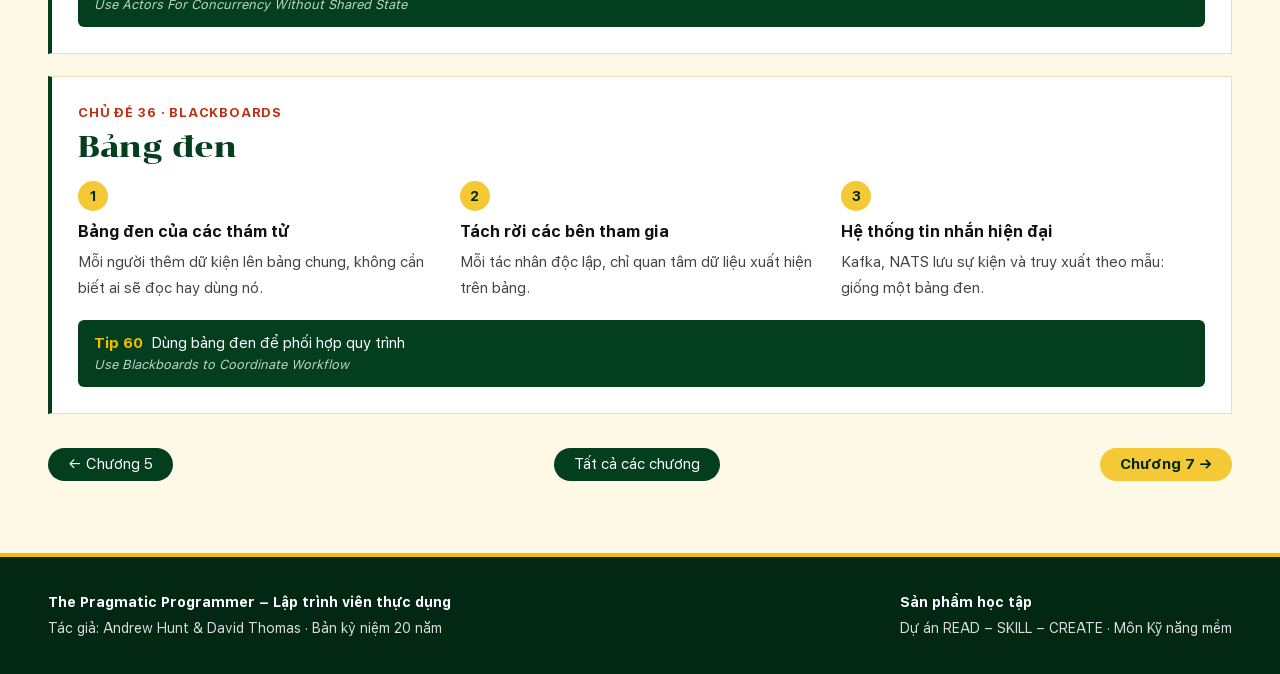
<file: webcon/chuong-6.html>
<!DOCTYPE html>
<html lang="vi">
<head>
<meta charset="UTF-8">
<meta name="viewport" content="width=device-width, initial-scale=1">
<title>Chương 6 – Đồng thời</title>
<link rel="stylesheet" href="../css/chung.css">
</head>
<body>
<header class="DauTrang"><div class="KhungChung DauTrangHop">
<a href="../index.html" class="LogoChu">The Pragmatic<span>Programmer</span></a>
<nav class="ThanhMenuChinh"><ul class="DanhSachMenu">
<li><a href="../index.html">Trang chủ</a></li>
<li class="MucMenuCoDropdown"><a href="../index.html#chuong" class="HienTai">Các chương</a><ul class="MenuXoXuong"><li><a href="chuong-1.html">Chương 1 · Triết lý thực dụng</a></li><li><a href="chuong-2.html">Chương 2 · Cách tiếp cận thực dụng</a></li><li><a href="chuong-3.html">Chương 3 · Công cụ cơ bản</a></li><li><a href="chuong-4.html">Chương 4 · Hoang tưởng thực dụng</a></li><li><a href="chuong-5.html">Chương 5 · Linh hoạt hoặc gãy đổ</a></li><li><a href="chuong-6.html">Chương 6 · Đồng thời</a></li><li><a href="chuong-7.html">Chương 7 · Khi bạn đang viết code</a></li><li><a href="chuong-8.html">Chương 8 · Trước khi bắt đầu dự án</a></li><li><a href="chuong-9.html">Chương 9 · Dự án thực dụng</a></li><li><a href="hau-ky.html">Hậu ký · Hậu ký: Đạo đức</a></li></ul></li>
<li><a href="sotay.html">Sổ tay Tip</a></li>
<li><a href="quiz.html">Quiz</a></li>
</ul></nav>
<a href="quiz.html" class="NutKhungHeader">Thử sức</a>
</div></header>

<section class="Hero HeroNho"><div class="KhungChung HeroNoiDung"><span class="NhanHero">CHƯƠNG 6</span><h1 class="HeroTieuDe">Đồng thời</h1><p>Cuộc sống không tuần tự. Hãy thiết kế để nhiều việc cùng diễn ra mà không giẫm chân lên nhau.</p></div></section>
<section class="Muc MucKem"><div class="KhungChung"><div class="ThanhChuDe"><a href="#cd0">CĐ 33 · Phá bỏ ràng buộc thời gian</a><a href="#cd1">CĐ 34 · Trạng thái chia sẻ là sai</a><a href="#cd2">CĐ 35 · Actor và tiến trình</a><a href="#cd3">CĐ 36 · Bảng đen</a></div><article class="TheChuDe" id="cd0"><div class="Nhan">Chủ đề 33 · Breaking Temporal Coupling</div><h3>Phá bỏ ràng buộc thời gian</h3><ol class="DiemY"><li><b>Ràng buộc thời gian</b><span>Code giả định “việc này xong rồi mới tới việc kia” sẽ hạn chế khả năng chạy cùng lúc.</span></li><li><b>Phân tích quy trình</b><span>Vẽ sơ đồ hoạt động để tìm những việc độc lập có thể chạy đồng thời.</span></li><li><b>Đồng thời và song song</b><span>Đồng thời: nhiều việc cùng tiến triển. Song song: thực sự chạy cùng lúc trên nhiều lõi.</span></li></ol><div class="ThanhTip"><div class="Tip"><span class="SoTip">Tip 56</span>Phân tích quy trình để tăng đồng thời<em>Analyze Workflow to Improve Concurrency</em></div></div></article><article class="TheChuDe" id="cd1"><div class="Nhan">Chủ đề 34 · Shared State Is Incorrect State</div><h3>Trạng thái chia sẻ là sai</h3><ol class="DiemY"><li><b>Cập nhật không nguyên tử</b><span>Hai luồng cùng đọc – sửa – ghi dễ làm mất dữ liệu. Ví dụ miếng bánh cuối cùng trong quán ăn.</span></li><li><b>Giao dịch nhiều tài nguyên</b><span>Cần nhiều khóa dễ gây deadlock; hãy khóa theo một thứ tự nhất quán.</span></li><li><b>Cập nhật ngoài hệ thống</b><span>Dữ liệu ở API hay cơ sở dữ liệu bên ngoài cũng là trạng thái chia sẻ.</span></li></ol><div class="ThanhTip"><div class="Tip"><span class="SoTip">Tip 57</span>Trạng thái chia sẻ là trạng thái sai<em>Shared State Is Incorrect State</em></div><div class="Tip"><span class="SoTip">Tip 58</span>Lỗi ngẫu nhiên thường là lỗi đồng thời<em>Random Failures Are Often Concurrency Issues</em></div></div></article><article class="TheChuDe" id="cd2"><div class="Nhan">Chủ đề 35 · Actors and Processes</div><h3>Actor và tiến trình</h3><ol class="DiemY"><li><b>Actor là đơn vị đồng thời</b><span>Một tiến trình độc lập có trạng thái riêng và một hộp thư để nhận thông điệp.</span></li><li><b>Giao tiếp bằng thông điệp</b><span>Không chia sẻ trạng thái; mỗi lúc chỉ xử lý một thông điệp.</span></li><li><b>Không cần khóa tường minh</b><span>Không mutex hay semaphore; Erlang/Elixir đã đặt nền cho cách nghĩ này.</span></li></ol><div class="ThanhTip"><div class="Tip"><span class="SoTip">Tip 59</span>Dùng actor để đồng thời mà không chia sẻ trạng thái<em>Use Actors For Concurrency Without Shared State</em></div></div></article><article class="TheChuDe" id="cd3"><div class="Nhan">Chủ đề 36 · Blackboards</div><h3>Bảng đen</h3><ol class="DiemY"><li><b>Bảng đen của các thám tử</b><span>Mỗi người thêm dữ kiện lên bảng chung, không cần biết ai sẽ đọc hay dùng nó.</span></li><li><b>Tách rời các bên tham gia</b><span>Mỗi tác nhân độc lập, chỉ quan tâm dữ liệu xuất hiện trên bảng.</span></li><li><b>Hệ thống tin nhắn hiện đại</b><span>Kafka, NATS lưu sự kiện và truy xuất theo mẫu: giống một bảng đen.</span></li></ol><div class="ThanhTip"><div class="Tip"><span class="SoTip">Tip 60</span>Dùng bảng đen để phối hợp quy trình<em>Use Blackboards to Coordinate Workflow</em></div></div></article><div class="DieuHuong"><a class="NutXanh NutNho" href="chuong-5.html">← Chương 5</a><a class="NutXanh NutNho" href="../index.html#chuong">Tất cả các chương</a><a class="NutVang NutNho" href="chuong-7.html">Chương 7 →</a></div></div></section>
<footer class="ChanTrang"><div class="KhungChung ChanTrangHop">
<div><b>The Pragmatic Programmer – Lập trình viên thực dụng</b>Tác giả: Andrew Hunt &amp; David Thomas · Bản kỷ niệm 20 năm</div>
<div><b>Sản phẩm học tập</b>Dự án READ – SKILL – CREATE · Môn Kỹ năng mềm</div>
</div></footer>
</body>
</html>
</file>
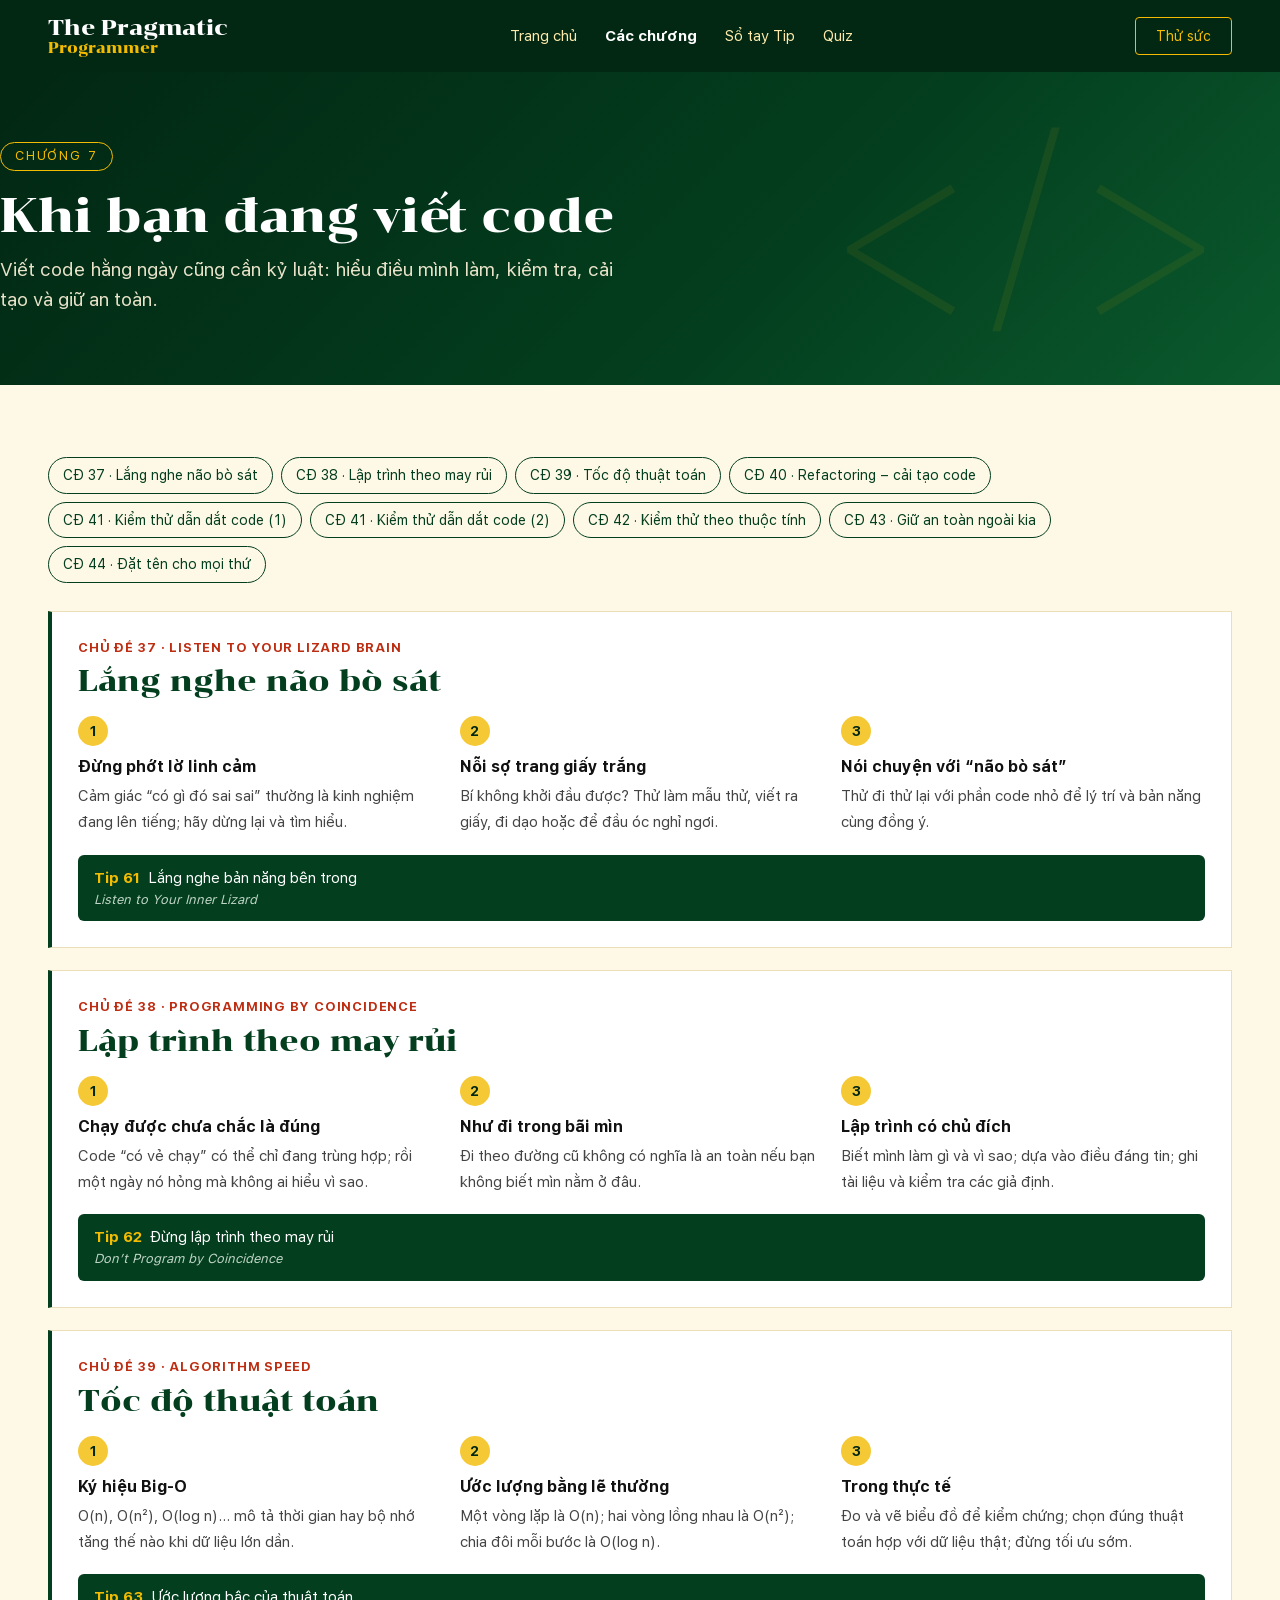
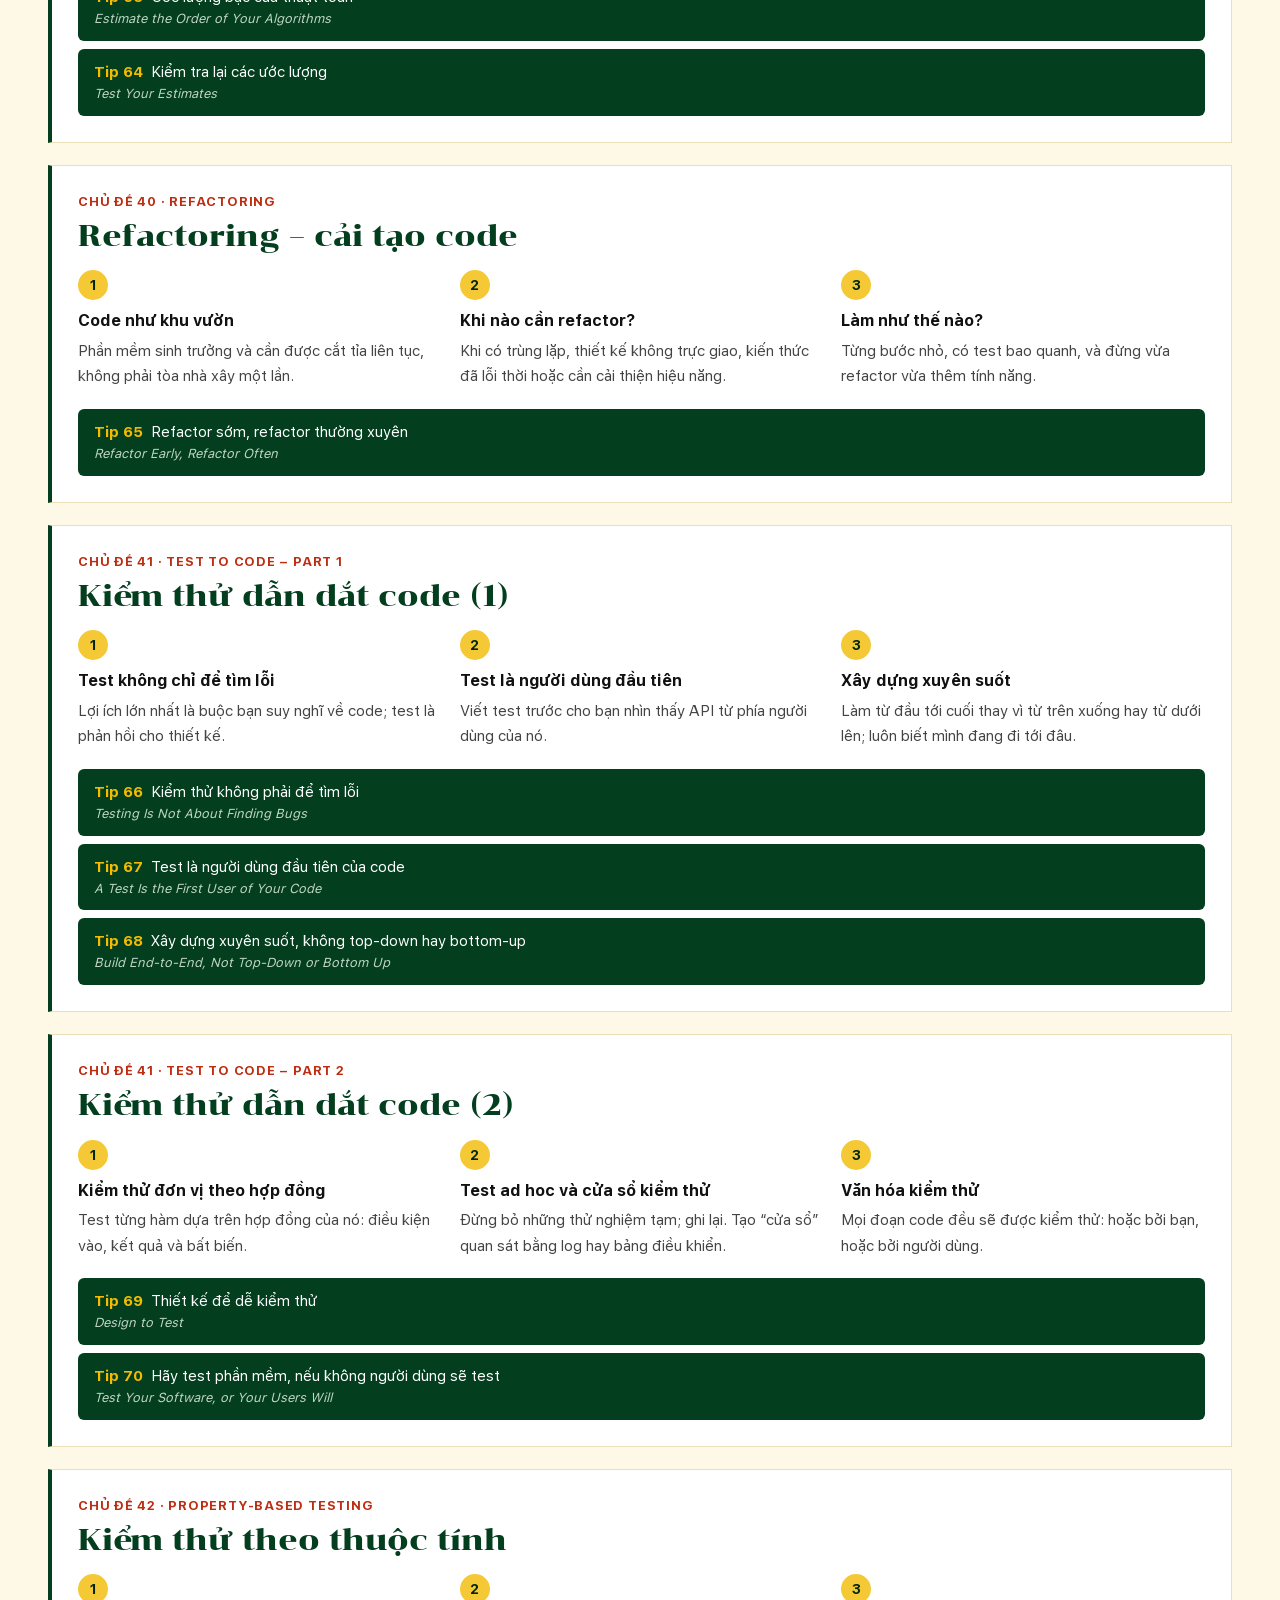
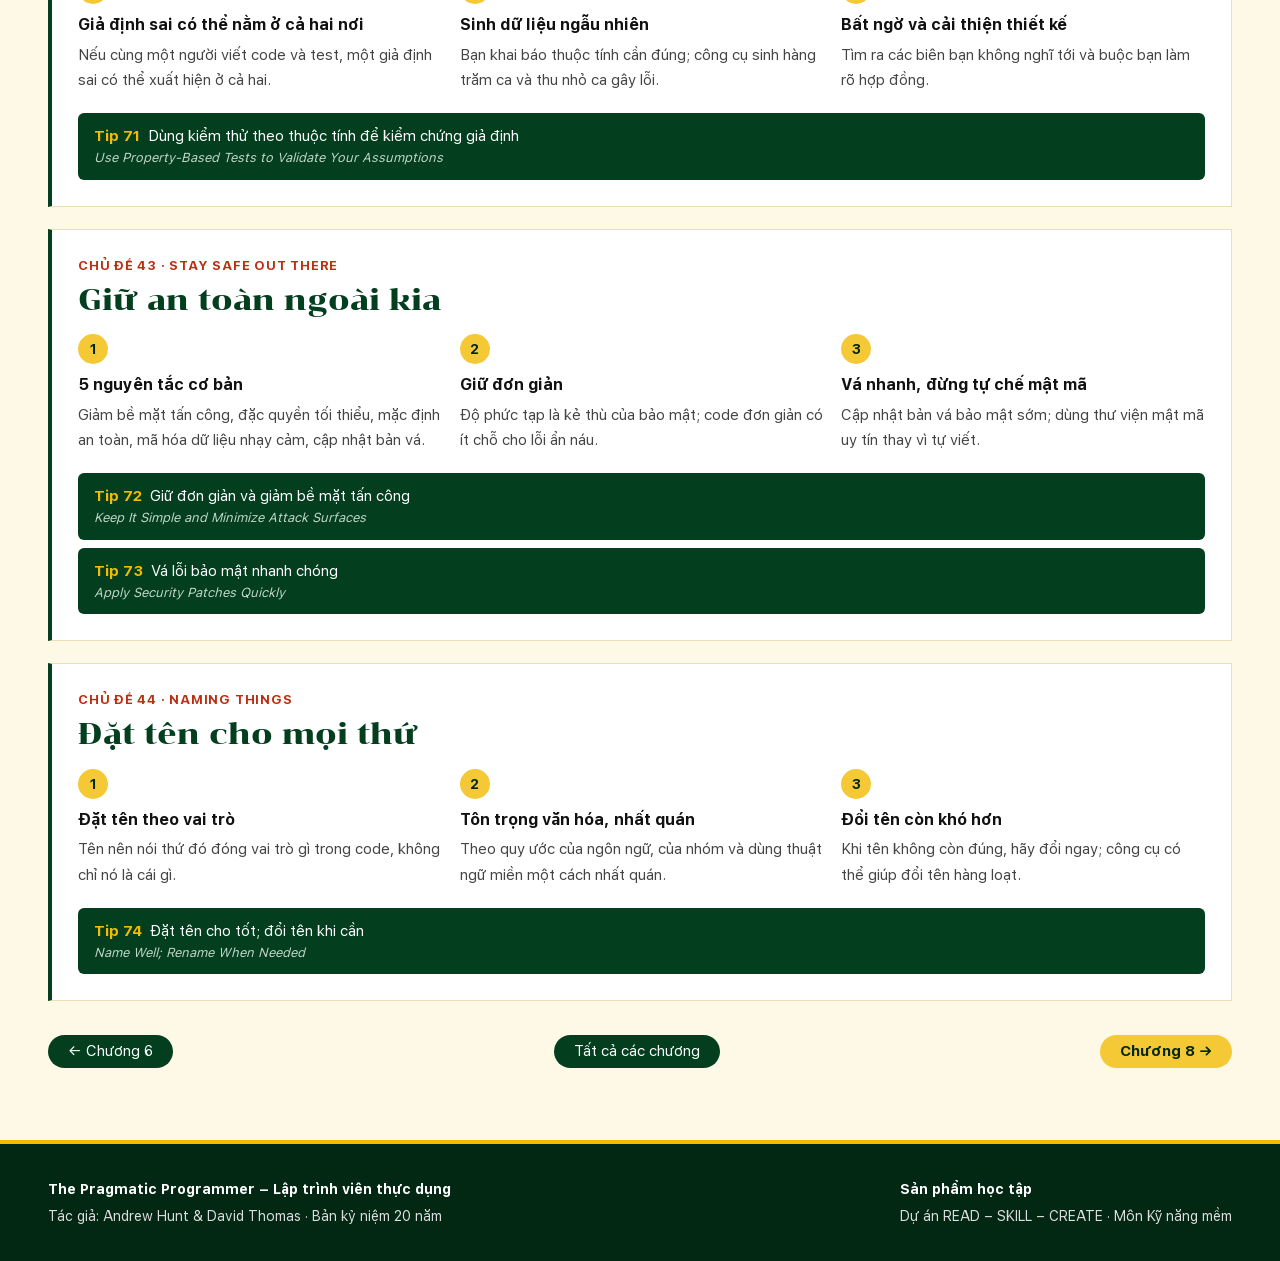
<file: webcon/chuong-7.html>
<!DOCTYPE html>
<html lang="vi">
<head>
<meta charset="UTF-8">
<meta name="viewport" content="width=device-width, initial-scale=1">
<title>Chương 7 – Khi bạn đang viết code</title>
<link rel="stylesheet" href="../css/chung.css">
</head>
<body>
<header class="DauTrang"><div class="KhungChung DauTrangHop">
<a href="../index.html" class="LogoChu">The Pragmatic<span>Programmer</span></a>
<nav class="ThanhMenuChinh"><ul class="DanhSachMenu">
<li><a href="../index.html">Trang chủ</a></li>
<li class="MucMenuCoDropdown"><a href="../index.html#chuong" class="HienTai">Các chương</a><ul class="MenuXoXuong"><li><a href="chuong-1.html">Chương 1 · Triết lý thực dụng</a></li><li><a href="chuong-2.html">Chương 2 · Cách tiếp cận thực dụng</a></li><li><a href="chuong-3.html">Chương 3 · Công cụ cơ bản</a></li><li><a href="chuong-4.html">Chương 4 · Hoang tưởng thực dụng</a></li><li><a href="chuong-5.html">Chương 5 · Linh hoạt hoặc gãy đổ</a></li><li><a href="chuong-6.html">Chương 6 · Đồng thời</a></li><li><a href="chuong-7.html">Chương 7 · Khi bạn đang viết code</a></li><li><a href="chuong-8.html">Chương 8 · Trước khi bắt đầu dự án</a></li><li><a href="chuong-9.html">Chương 9 · Dự án thực dụng</a></li><li><a href="hau-ky.html">Hậu ký · Hậu ký: Đạo đức</a></li></ul></li>
<li><a href="sotay.html">Sổ tay Tip</a></li>
<li><a href="quiz.html">Quiz</a></li>
</ul></nav>
<a href="quiz.html" class="NutKhungHeader">Thử sức</a>
</div></header>

<section class="Hero HeroNho"><div class="KhungChung HeroNoiDung"><span class="NhanHero">CHƯƠNG 7</span><h1 class="HeroTieuDe">Khi bạn đang viết code</h1><p>Viết code hằng ngày cũng cần kỷ luật: hiểu điều mình làm, kiểm tra, cải tạo và giữ an toàn.</p></div></section>
<section class="Muc MucKem"><div class="KhungChung"><div class="ThanhChuDe"><a href="#cd0">CĐ 37 · Lắng nghe não bò sát</a><a href="#cd1">CĐ 38 · Lập trình theo may rủi</a><a href="#cd2">CĐ 39 · Tốc độ thuật toán</a><a href="#cd3">CĐ 40 · Refactoring – cải tạo code</a><a href="#cd4">CĐ 41 · Kiểm thử dẫn dắt code (1)</a><a href="#cd5">CĐ 41 · Kiểm thử dẫn dắt code (2)</a><a href="#cd6">CĐ 42 · Kiểm thử theo thuộc tính</a><a href="#cd7">CĐ 43 · Giữ an toàn ngoài kia</a><a href="#cd8">CĐ 44 · Đặt tên cho mọi thứ</a></div><article class="TheChuDe" id="cd0"><div class="Nhan">Chủ đề 37 · Listen to Your Lizard Brain</div><h3>Lắng nghe não bò sát</h3><ol class="DiemY"><li><b>Đừng phớt lờ linh cảm</b><span>Cảm giác “có gì đó sai sai” thường là kinh nghiệm đang lên tiếng; hãy dừng lại và tìm hiểu.</span></li><li><b>Nỗi sợ trang giấy trắng</b><span>Bí không khởi đầu được? Thử làm mẫu thử, viết ra giấy, đi dạo hoặc để đầu óc nghỉ ngơi.</span></li><li><b>Nói chuyện với “não bò sát”</b><span>Thử đi thử lại với phần code nhỏ để lý trí và bản năng cùng đồng ý.</span></li></ol><div class="ThanhTip"><div class="Tip"><span class="SoTip">Tip 61</span>Lắng nghe bản năng bên trong<em>Listen to Your Inner Lizard</em></div></div></article><article class="TheChuDe" id="cd1"><div class="Nhan">Chủ đề 38 · Programming by Coincidence</div><h3>Lập trình theo may rủi</h3><ol class="DiemY"><li><b>Chạy được chưa chắc là đúng</b><span>Code “có vẻ chạy” có thể chỉ đang trùng hợp; rồi một ngày nó hỏng mà không ai hiểu vì sao.</span></li><li><b>Như đi trong bãi mìn</b><span>Đi theo đường cũ không có nghĩa là an toàn nếu bạn không biết mìn nằm ở đâu.</span></li><li><b>Lập trình có chủ đích</b><span>Biết mình làm gì và vì sao; dựa vào điều đáng tin; ghi tài liệu và kiểm tra các giả định.</span></li></ol><div class="ThanhTip"><div class="Tip"><span class="SoTip">Tip 62</span>Đừng lập trình theo may rủi<em>Don’t Program by Coincidence</em></div></div></article><article class="TheChuDe" id="cd2"><div class="Nhan">Chủ đề 39 · Algorithm Speed</div><h3>Tốc độ thuật toán</h3><ol class="DiemY"><li><b>Ký hiệu Big-O</b><span>O(n), O(n²), O(log n)… mô tả thời gian hay bộ nhớ tăng thế nào khi dữ liệu lớn dần.</span></li><li><b>Ước lượng bằng lẽ thường</b><span>Một vòng lặp là O(n); hai vòng lồng nhau là O(n²); chia đôi mỗi bước là O(log n).</span></li><li><b>Trong thực tế</b><span>Đo và vẽ biểu đồ để kiểm chứng; chọn đúng thuật toán hợp với dữ liệu thật; đừng tối ưu sớm.</span></li></ol><div class="ThanhTip"><div class="Tip"><span class="SoTip">Tip 63</span>Ước lượng bậc của thuật toán<em>Estimate the Order of Your Algorithms</em></div><div class="Tip"><span class="SoTip">Tip 64</span>Kiểm tra lại các ước lượng<em>Test Your Estimates</em></div></div></article><article class="TheChuDe" id="cd3"><div class="Nhan">Chủ đề 40 · Refactoring</div><h3>Refactoring – cải tạo code</h3><ol class="DiemY"><li><b>Code như khu vườn</b><span>Phần mềm sinh trưởng và cần được cắt tỉa liên tục, không phải tòa nhà xây một lần.</span></li><li><b>Khi nào cần refactor?</b><span>Khi có trùng lặp, thiết kế không trực giao, kiến thức đã lỗi thời hoặc cần cải thiện hiệu năng.</span></li><li><b>Làm như thế nào?</b><span>Từng bước nhỏ, có test bao quanh, và đừng vừa refactor vừa thêm tính năng.</span></li></ol><div class="ThanhTip"><div class="Tip"><span class="SoTip">Tip 65</span>Refactor sớm, refactor thường xuyên<em>Refactor Early, Refactor Often</em></div></div></article><article class="TheChuDe" id="cd4"><div class="Nhan">Chủ đề 41 · Test to Code – Part 1</div><h3>Kiểm thử dẫn dắt code (1)</h3><ol class="DiemY"><li><b>Test không chỉ để tìm lỗi</b><span>Lợi ích lớn nhất là buộc bạn suy nghĩ về code; test là phản hồi cho thiết kế.</span></li><li><b>Test là người dùng đầu tiên</b><span>Viết test trước cho bạn nhìn thấy API từ phía người dùng của nó.</span></li><li><b>Xây dựng xuyên suốt</b><span>Làm từ đầu tới cuối thay vì từ trên xuống hay từ dưới lên; luôn biết mình đang đi tới đâu.</span></li></ol><div class="ThanhTip"><div class="Tip"><span class="SoTip">Tip 66</span>Kiểm thử không phải để tìm lỗi<em>Testing Is Not About Finding Bugs</em></div><div class="Tip"><span class="SoTip">Tip 67</span>Test là người dùng đầu tiên của code<em>A Test Is the First User of Your Code</em></div><div class="Tip"><span class="SoTip">Tip 68</span>Xây dựng xuyên suốt, không top-down hay bottom-up<em>Build End-to-End, Not Top-Down or Bottom Up</em></div></div></article><article class="TheChuDe" id="cd5"><div class="Nhan">Chủ đề 41 · Test to Code – Part 2</div><h3>Kiểm thử dẫn dắt code (2)</h3><ol class="DiemY"><li><b>Kiểm thử đơn vị theo hợp đồng</b><span>Test từng hàm dựa trên hợp đồng của nó: điều kiện vào, kết quả và bất biến.</span></li><li><b>Test ad hoc và cửa sổ kiểm thử</b><span>Đừng bỏ những thử nghiệm tạm; ghi lại. Tạo “cửa sổ” quan sát bằng log hay bảng điều khiển.</span></li><li><b>Văn hóa kiểm thử</b><span>Mọi đoạn code đều sẽ được kiểm thử: hoặc bởi bạn, hoặc bởi người dùng.</span></li></ol><div class="ThanhTip"><div class="Tip"><span class="SoTip">Tip 69</span>Thiết kế để dễ kiểm thử<em>Design to Test</em></div><div class="Tip"><span class="SoTip">Tip 70</span>Hãy test phần mềm, nếu không người dùng sẽ test<em>Test Your Software, or Your Users Will</em></div></div></article><article class="TheChuDe" id="cd6"><div class="Nhan">Chủ đề 42 · Property-Based Testing</div><h3>Kiểm thử theo thuộc tính</h3><ol class="DiemY"><li><b>Giả định sai có thể nằm ở cả hai nơi</b><span>Nếu cùng một người viết code và test, một giả định sai có thể xuất hiện ở cả hai.</span></li><li><b>Sinh dữ liệu ngẫu nhiên</b><span>Bạn khai báo thuộc tính cần đúng; công cụ sinh hàng trăm ca và thu nhỏ ca gây lỗi.</span></li><li><b>Bất ngờ và cải thiện thiết kế</b><span>Tìm ra các biên bạn không nghĩ tới và buộc bạn làm rõ hợp đồng.</span></li></ol><div class="ThanhTip"><div class="Tip"><span class="SoTip">Tip 71</span>Dùng kiểm thử theo thuộc tính để kiểm chứng giả định<em>Use Property-Based Tests to Validate Your Assumptions</em></div></div></article><article class="TheChuDe" id="cd7"><div class="Nhan">Chủ đề 43 · Stay Safe Out There</div><h3>Giữ an toàn ngoài kia</h3><ol class="DiemY"><li><b>5 nguyên tắc cơ bản</b><span>Giảm bề mặt tấn công, đặc quyền tối thiểu, mặc định an toàn, mã hóa dữ liệu nhạy cảm, cập nhật bản vá.</span></li><li><b>Giữ đơn giản</b><span>Độ phức tạp là kẻ thù của bảo mật; code đơn giản có ít chỗ cho lỗi ẩn náu.</span></li><li><b>Vá nhanh, đừng tự chế mật mã</b><span>Cập nhật bản vá bảo mật sớm; dùng thư viện mật mã uy tín thay vì tự viết.</span></li></ol><div class="ThanhTip"><div class="Tip"><span class="SoTip">Tip 72</span>Giữ đơn giản và giảm bề mặt tấn công<em>Keep It Simple and Minimize Attack Surfaces</em></div><div class="Tip"><span class="SoTip">Tip 73</span>Vá lỗi bảo mật nhanh chóng<em>Apply Security Patches Quickly</em></div></div></article><article class="TheChuDe" id="cd8"><div class="Nhan">Chủ đề 44 · Naming Things</div><h3>Đặt tên cho mọi thứ</h3><ol class="DiemY"><li><b>Đặt tên theo vai trò</b><span>Tên nên nói thứ đó đóng vai trò gì trong code, không chỉ nó là cái gì.</span></li><li><b>Tôn trọng văn hóa, nhất quán</b><span>Theo quy ước của ngôn ngữ, của nhóm và dùng thuật ngữ miền một cách nhất quán.</span></li><li><b>Đổi tên còn khó hơn</b><span>Khi tên không còn đúng, hãy đổi ngay; công cụ có thể giúp đổi tên hàng loạt.</span></li></ol><div class="ThanhTip"><div class="Tip"><span class="SoTip">Tip 74</span>Đặt tên cho tốt; đổi tên khi cần<em>Name Well; Rename When Needed</em></div></div></article><div class="DieuHuong"><a class="NutXanh NutNho" href="chuong-6.html">← Chương 6</a><a class="NutXanh NutNho" href="../index.html#chuong">Tất cả các chương</a><a class="NutVang NutNho" href="chuong-8.html">Chương 8 →</a></div></div></section>
<footer class="ChanTrang"><div class="KhungChung ChanTrangHop">
<div><b>The Pragmatic Programmer – Lập trình viên thực dụng</b>Tác giả: Andrew Hunt &amp; David Thomas · Bản kỷ niệm 20 năm</div>
<div><b>Sản phẩm học tập</b>Dự án READ – SKILL – CREATE · Môn Kỹ năng mềm</div>
</div></footer>
</body>
</html>
</file>
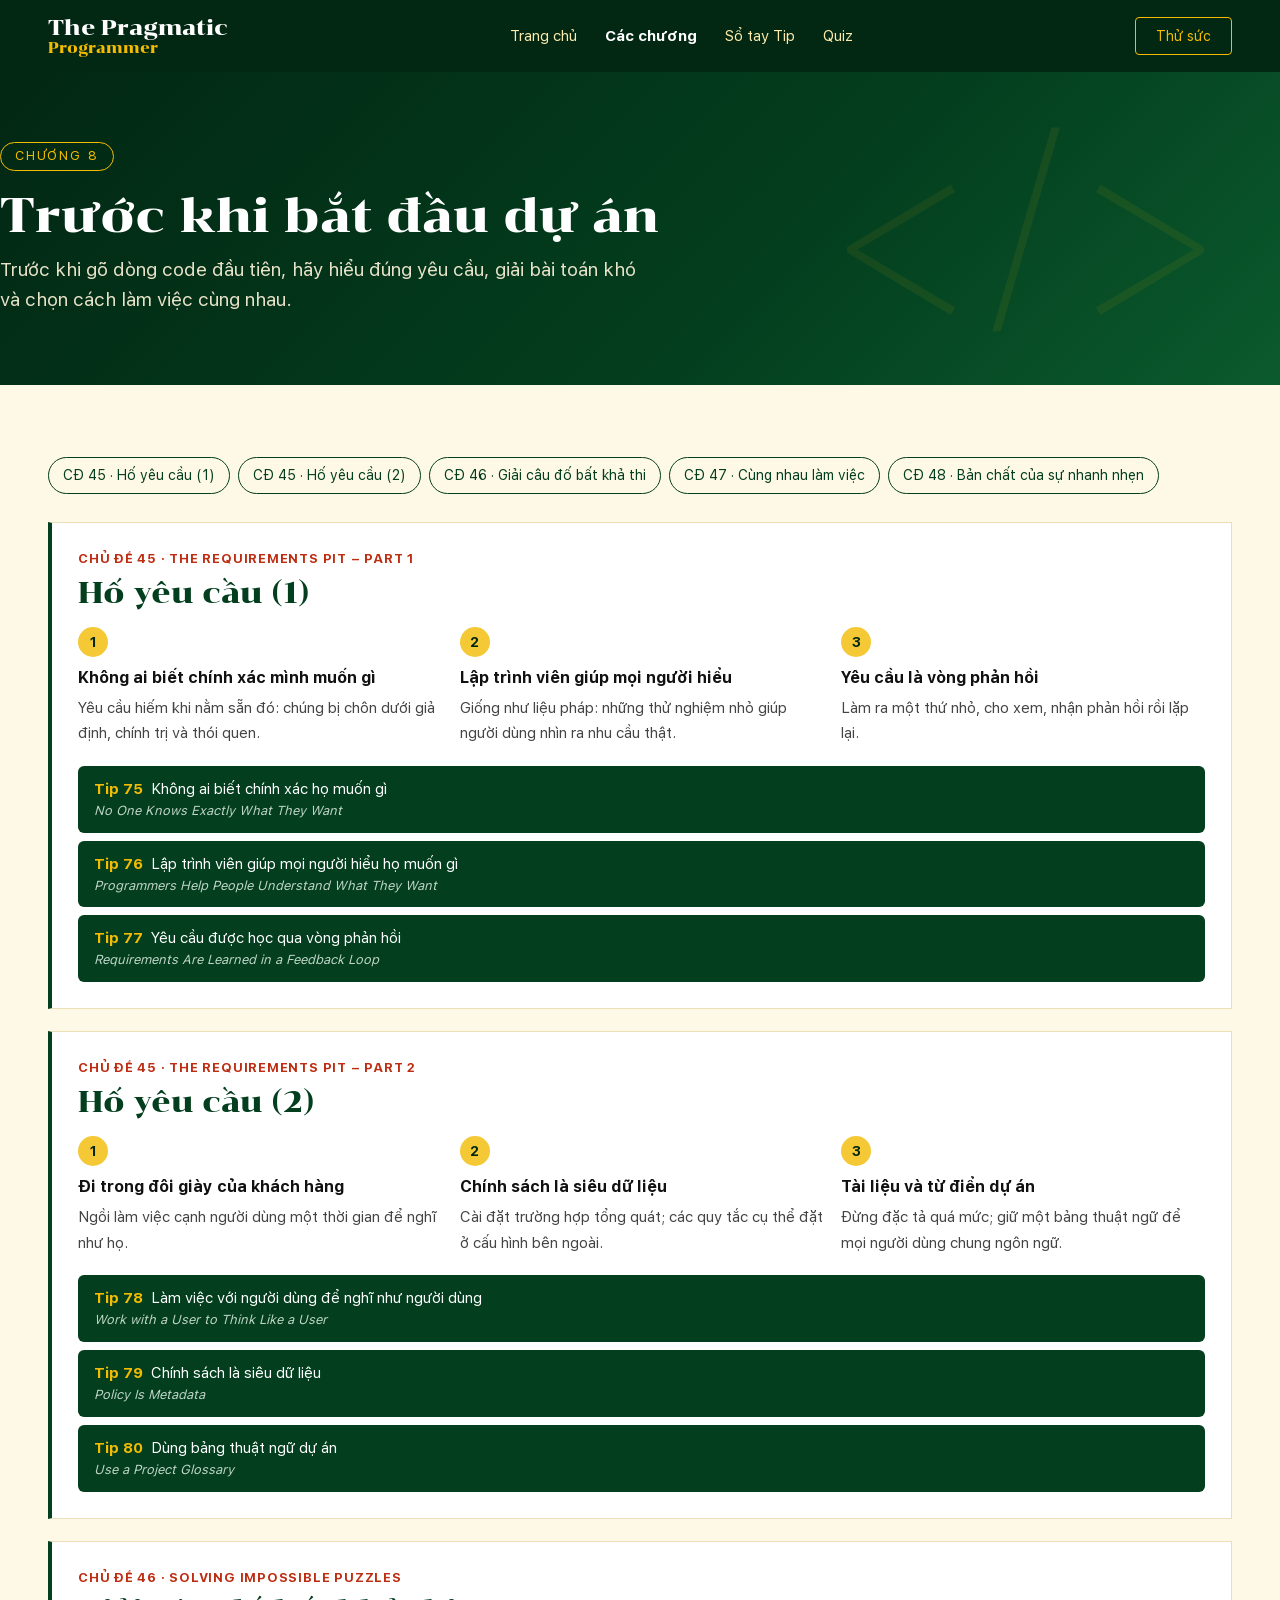
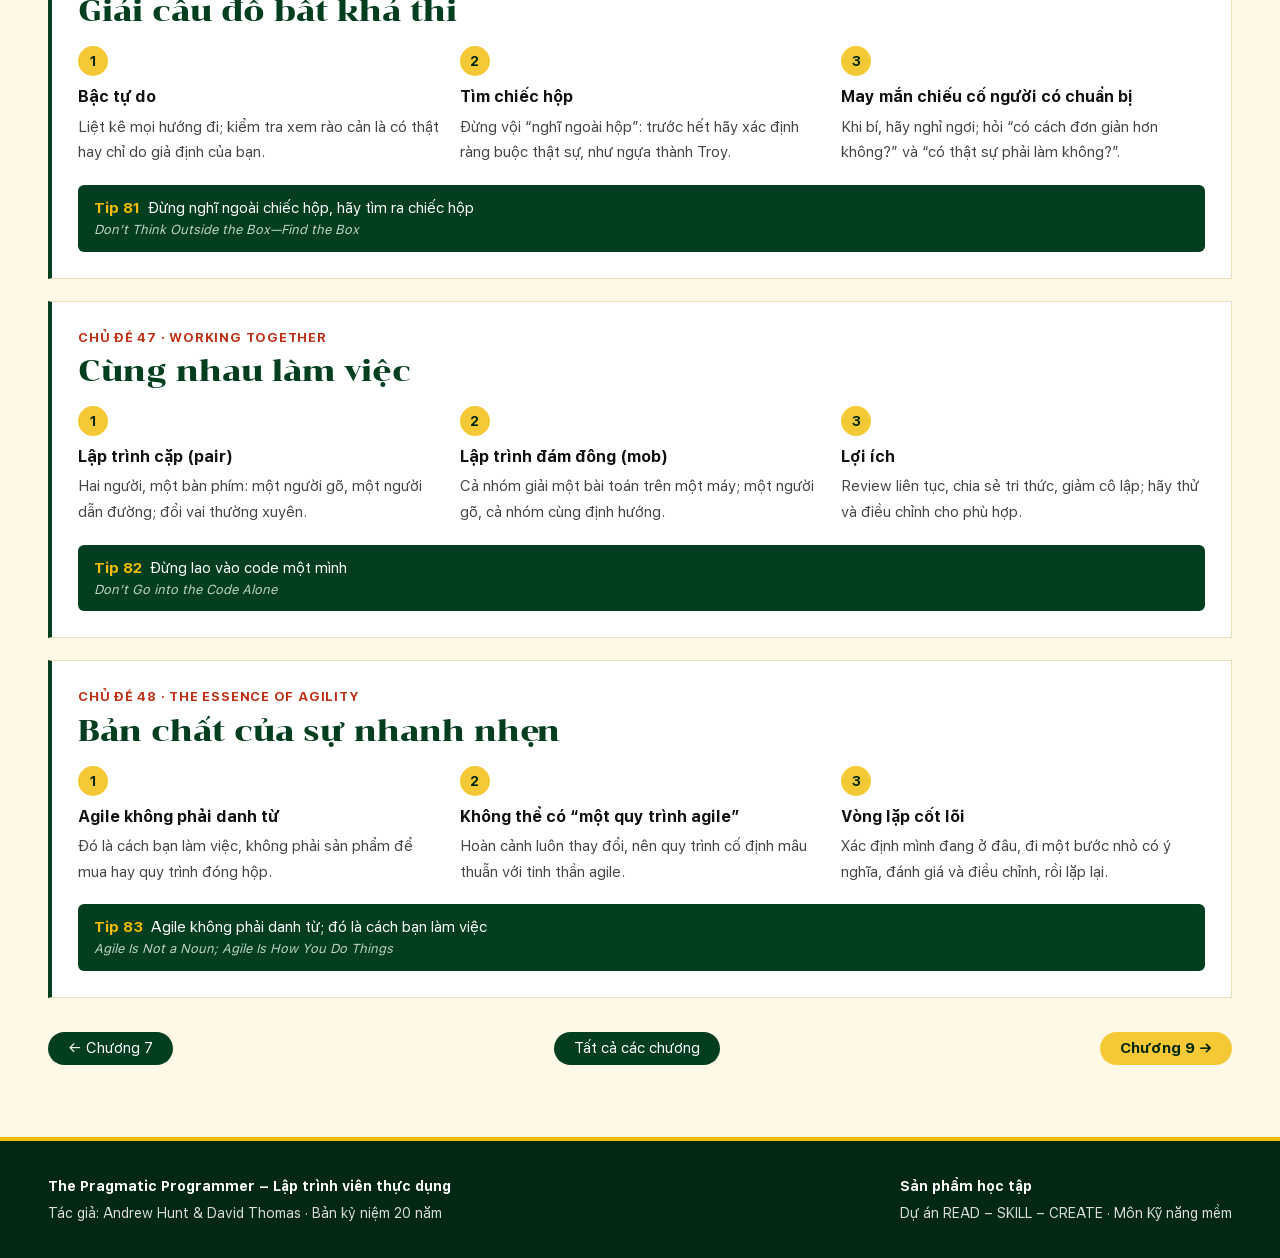
<file: webcon/chuong-8.html>
<!DOCTYPE html>
<html lang="vi">
<head>
<meta charset="UTF-8">
<meta name="viewport" content="width=device-width, initial-scale=1">
<title>Chương 8 – Trước khi bắt đầu dự án</title>
<link rel="stylesheet" href="../css/chung.css">
</head>
<body>
<header class="DauTrang"><div class="KhungChung DauTrangHop">
<a href="../index.html" class="LogoChu">The Pragmatic<span>Programmer</span></a>
<nav class="ThanhMenuChinh"><ul class="DanhSachMenu">
<li><a href="../index.html">Trang chủ</a></li>
<li class="MucMenuCoDropdown"><a href="../index.html#chuong" class="HienTai">Các chương</a><ul class="MenuXoXuong"><li><a href="chuong-1.html">Chương 1 · Triết lý thực dụng</a></li><li><a href="chuong-2.html">Chương 2 · Cách tiếp cận thực dụng</a></li><li><a href="chuong-3.html">Chương 3 · Công cụ cơ bản</a></li><li><a href="chuong-4.html">Chương 4 · Hoang tưởng thực dụng</a></li><li><a href="chuong-5.html">Chương 5 · Linh hoạt hoặc gãy đổ</a></li><li><a href="chuong-6.html">Chương 6 · Đồng thời</a></li><li><a href="chuong-7.html">Chương 7 · Khi bạn đang viết code</a></li><li><a href="chuong-8.html">Chương 8 · Trước khi bắt đầu dự án</a></li><li><a href="chuong-9.html">Chương 9 · Dự án thực dụng</a></li><li><a href="hau-ky.html">Hậu ký · Hậu ký: Đạo đức</a></li></ul></li>
<li><a href="sotay.html">Sổ tay Tip</a></li>
<li><a href="quiz.html">Quiz</a></li>
</ul></nav>
<a href="quiz.html" class="NutKhungHeader">Thử sức</a>
</div></header>

<section class="Hero HeroNho"><div class="KhungChung HeroNoiDung"><span class="NhanHero">CHƯƠNG 8</span><h1 class="HeroTieuDe">Trước khi bắt đầu dự án</h1><p>Trước khi gõ dòng code đầu tiên, hãy hiểu đúng yêu cầu, giải bài toán khó và chọn cách làm việc cùng nhau.</p></div></section>
<section class="Muc MucKem"><div class="KhungChung"><div class="ThanhChuDe"><a href="#cd0">CĐ 45 · Hố yêu cầu (1)</a><a href="#cd1">CĐ 45 · Hố yêu cầu (2)</a><a href="#cd2">CĐ 46 · Giải câu đố bất khả thi</a><a href="#cd3">CĐ 47 · Cùng nhau làm việc</a><a href="#cd4">CĐ 48 · Bản chất của sự nhanh nhẹn</a></div><article class="TheChuDe" id="cd0"><div class="Nhan">Chủ đề 45 · The Requirements Pit – Part 1</div><h3>Hố yêu cầu (1)</h3><ol class="DiemY"><li><b>Không ai biết chính xác mình muốn gì</b><span>Yêu cầu hiếm khi nằm sẵn đó: chúng bị chôn dưới giả định, chính trị và thói quen.</span></li><li><b>Lập trình viên giúp mọi người hiểu</b><span>Giống như liệu pháp: những thử nghiệm nhỏ giúp người dùng nhìn ra nhu cầu thật.</span></li><li><b>Yêu cầu là vòng phản hồi</b><span>Làm ra một thứ nhỏ, cho xem, nhận phản hồi rồi lặp lại.</span></li></ol><div class="ThanhTip"><div class="Tip"><span class="SoTip">Tip 75</span>Không ai biết chính xác họ muốn gì<em>No One Knows Exactly What They Want</em></div><div class="Tip"><span class="SoTip">Tip 76</span>Lập trình viên giúp mọi người hiểu họ muốn gì<em>Programmers Help People Understand What They Want</em></div><div class="Tip"><span class="SoTip">Tip 77</span>Yêu cầu được học qua vòng phản hồi<em>Requirements Are Learned in a Feedback Loop</em></div></div></article><article class="TheChuDe" id="cd1"><div class="Nhan">Chủ đề 45 · The Requirements Pit – Part 2</div><h3>Hố yêu cầu (2)</h3><ol class="DiemY"><li><b>Đi trong đôi giày của khách hàng</b><span>Ngồi làm việc cạnh người dùng một thời gian để nghĩ như họ.</span></li><li><b>Chính sách là siêu dữ liệu</b><span>Cài đặt trường hợp tổng quát; các quy tắc cụ thể đặt ở cấu hình bên ngoài.</span></li><li><b>Tài liệu và từ điển dự án</b><span>Đừng đặc tả quá mức; giữ một bảng thuật ngữ để mọi người dùng chung ngôn ngữ.</span></li></ol><div class="ThanhTip"><div class="Tip"><span class="SoTip">Tip 78</span>Làm việc với người dùng để nghĩ như người dùng<em>Work with a User to Think Like a User</em></div><div class="Tip"><span class="SoTip">Tip 79</span>Chính sách là siêu dữ liệu<em>Policy Is Metadata</em></div><div class="Tip"><span class="SoTip">Tip 80</span>Dùng bảng thuật ngữ dự án<em>Use a Project Glossary</em></div></div></article><article class="TheChuDe" id="cd2"><div class="Nhan">Chủ đề 46 · Solving Impossible Puzzles</div><h3>Giải câu đố bất khả thi</h3><ol class="DiemY"><li><b>Bậc tự do</b><span>Liệt kê mọi hướng đi; kiểm tra xem rào cản là có thật hay chỉ do giả định của bạn.</span></li><li><b>Tìm chiếc hộp</b><span>Đừng vội “nghĩ ngoài hộp”: trước hết hãy xác định ràng buộc thật sự, như ngựa thành Troy.</span></li><li><b>May mắn chiếu cố người có chuẩn bị</b><span>Khi bí, hãy nghỉ ngơi; hỏi “có cách đơn giản hơn không?” và “có thật sự phải làm không?”.</span></li></ol><div class="ThanhTip"><div class="Tip"><span class="SoTip">Tip 81</span>Đừng nghĩ ngoài chiếc hộp, hãy tìm ra chiếc hộp<em>Don’t Think Outside the Box—Find the Box</em></div></div></article><article class="TheChuDe" id="cd3"><div class="Nhan">Chủ đề 47 · Working Together</div><h3>Cùng nhau làm việc</h3><ol class="DiemY"><li><b>Lập trình cặp (pair)</b><span>Hai người, một bàn phím: một người gõ, một người dẫn đường; đổi vai thường xuyên.</span></li><li><b>Lập trình đám đông (mob)</b><span>Cả nhóm giải một bài toán trên một máy; một người gõ, cả nhóm cùng định hướng.</span></li><li><b>Lợi ích</b><span>Review liên tục, chia sẻ tri thức, giảm cô lập; hãy thử và điều chỉnh cho phù hợp.</span></li></ol><div class="ThanhTip"><div class="Tip"><span class="SoTip">Tip 82</span>Đừng lao vào code một mình<em>Don’t Go into the Code Alone</em></div></div></article><article class="TheChuDe" id="cd4"><div class="Nhan">Chủ đề 48 · The Essence of Agility</div><h3>Bản chất của sự nhanh nhẹn</h3><ol class="DiemY"><li><b>Agile không phải danh từ</b><span>Đó là cách bạn làm việc, không phải sản phẩm để mua hay quy trình đóng hộp.</span></li><li><b>Không thể có “một quy trình agile”</b><span>Hoàn cảnh luôn thay đổi, nên quy trình cố định mâu thuẫn với tinh thần agile.</span></li><li><b>Vòng lặp cốt lõi</b><span>Xác định mình đang ở đâu, đi một bước nhỏ có ý nghĩa, đánh giá và điều chỉnh, rồi lặp lại.</span></li></ol><div class="ThanhTip"><div class="Tip"><span class="SoTip">Tip 83</span>Agile không phải danh từ; đó là cách bạn làm việc<em>Agile Is Not a Noun; Agile Is How You Do Things</em></div></div></article><div class="DieuHuong"><a class="NutXanh NutNho" href="chuong-7.html">← Chương 7</a><a class="NutXanh NutNho" href="../index.html#chuong">Tất cả các chương</a><a class="NutVang NutNho" href="chuong-9.html">Chương 9 →</a></div></div></section>
<footer class="ChanTrang"><div class="KhungChung ChanTrangHop">
<div><b>The Pragmatic Programmer – Lập trình viên thực dụng</b>Tác giả: Andrew Hunt &amp; David Thomas · Bản kỷ niệm 20 năm</div>
<div><b>Sản phẩm học tập</b>Dự án READ – SKILL – CREATE · Môn Kỹ năng mềm</div>
</div></footer>
</body>
</html>
</file>
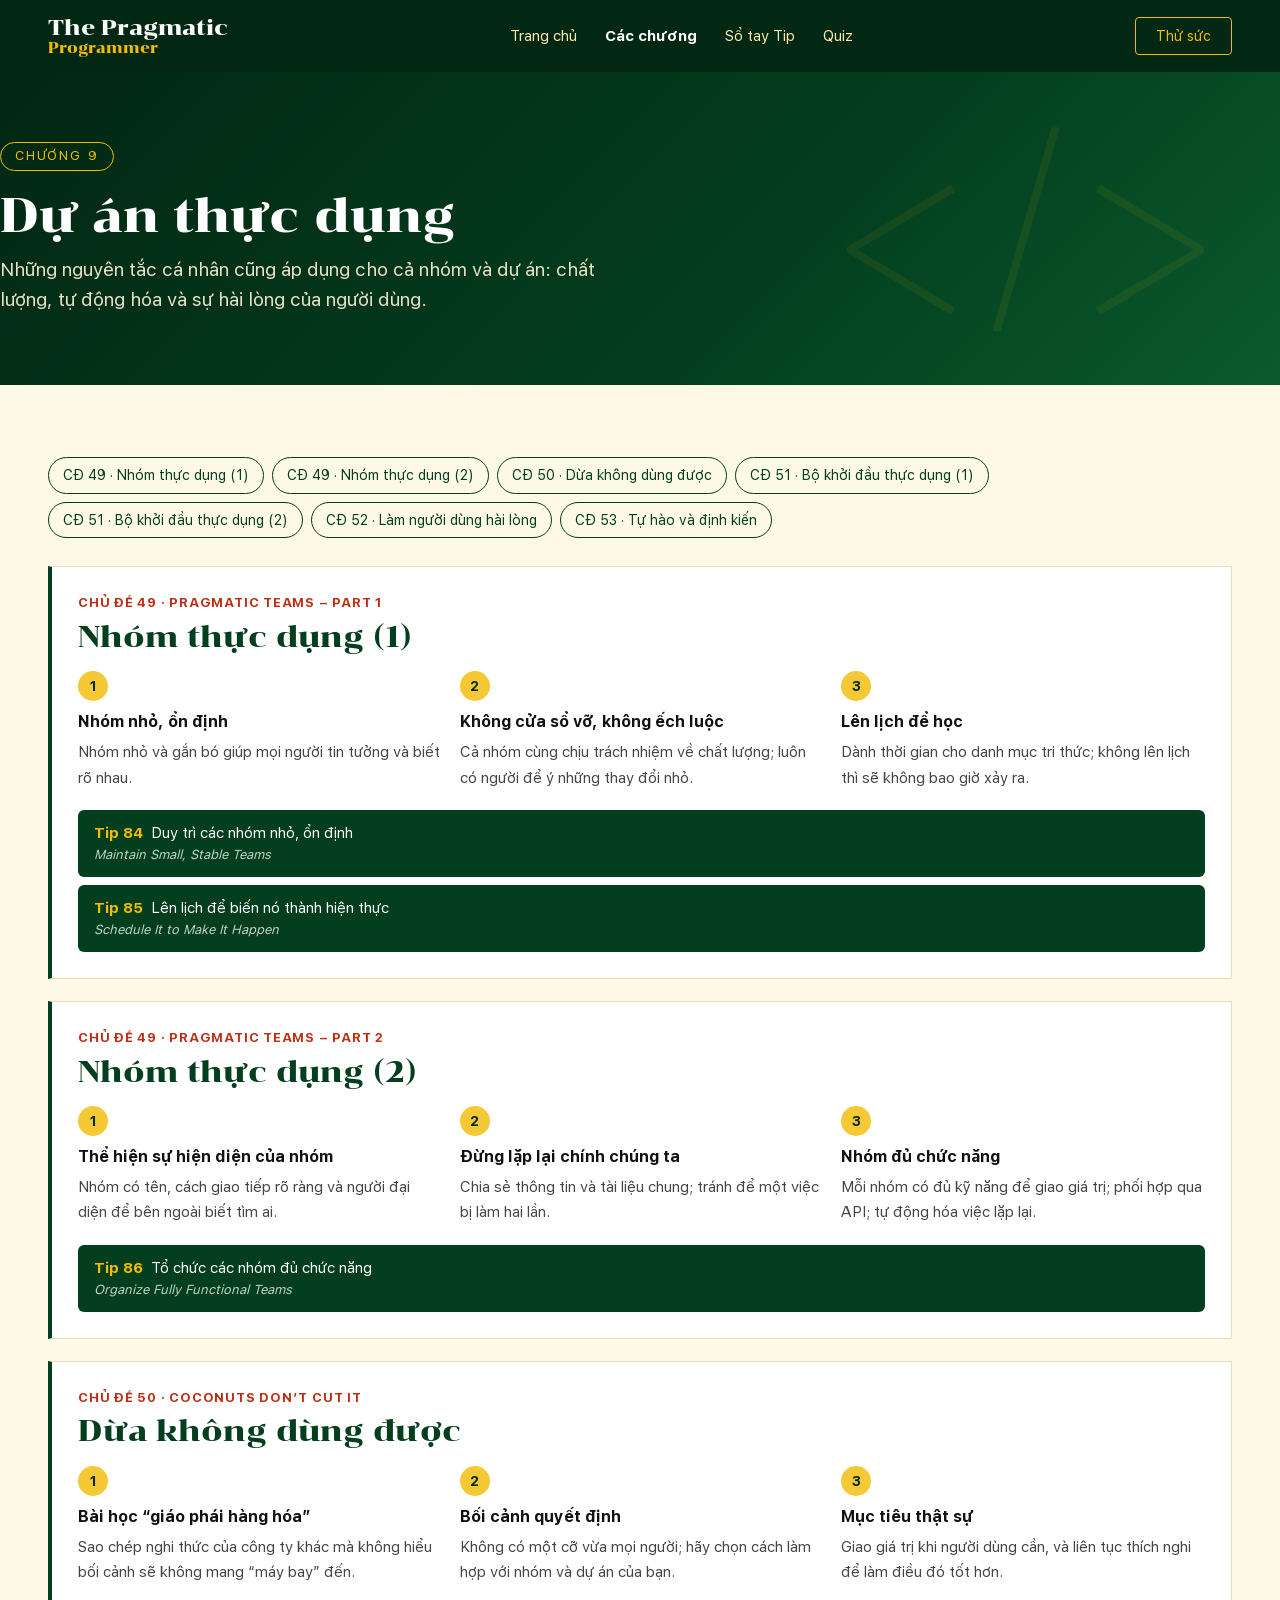
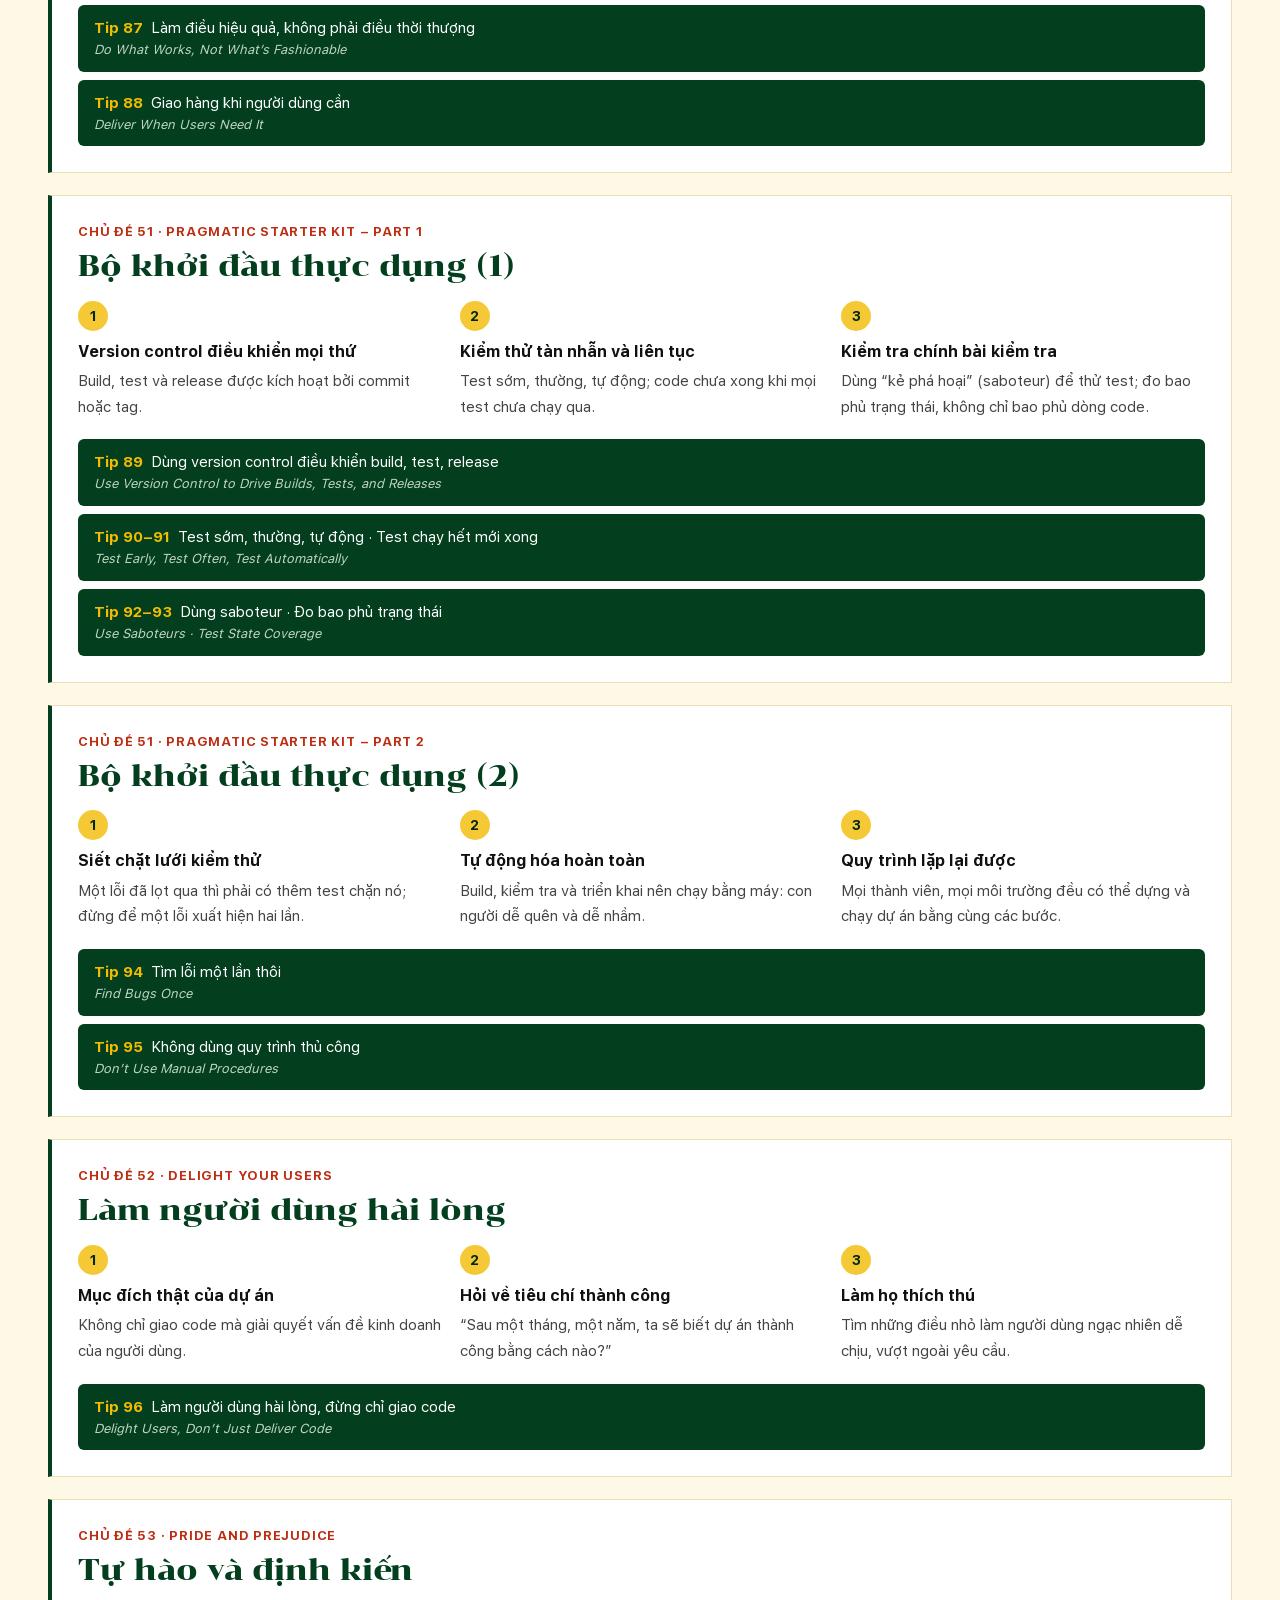
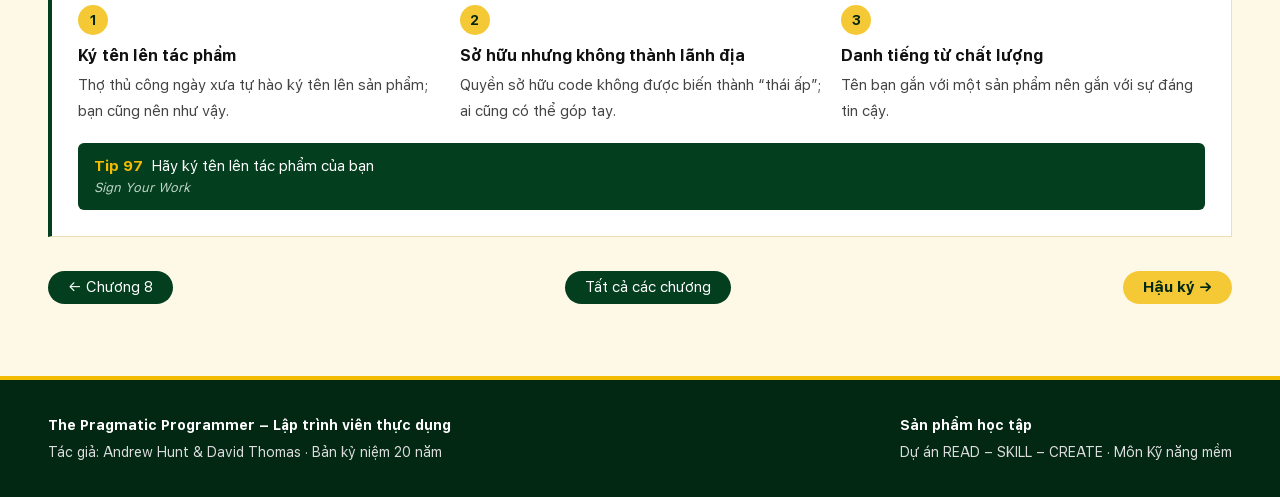
<file: webcon/chuong-9.html>
<!DOCTYPE html>
<html lang="vi">
<head>
<meta charset="UTF-8">
<meta name="viewport" content="width=device-width, initial-scale=1">
<title>Chương 9 – Dự án thực dụng</title>
<link rel="stylesheet" href="../css/chung.css">
</head>
<body>
<header class="DauTrang"><div class="KhungChung DauTrangHop">
<a href="../index.html" class="LogoChu">The Pragmatic<span>Programmer</span></a>
<nav class="ThanhMenuChinh"><ul class="DanhSachMenu">
<li><a href="../index.html">Trang chủ</a></li>
<li class="MucMenuCoDropdown"><a href="../index.html#chuong" class="HienTai">Các chương</a><ul class="MenuXoXuong"><li><a href="chuong-1.html">Chương 1 · Triết lý thực dụng</a></li><li><a href="chuong-2.html">Chương 2 · Cách tiếp cận thực dụng</a></li><li><a href="chuong-3.html">Chương 3 · Công cụ cơ bản</a></li><li><a href="chuong-4.html">Chương 4 · Hoang tưởng thực dụng</a></li><li><a href="chuong-5.html">Chương 5 · Linh hoạt hoặc gãy đổ</a></li><li><a href="chuong-6.html">Chương 6 · Đồng thời</a></li><li><a href="chuong-7.html">Chương 7 · Khi bạn đang viết code</a></li><li><a href="chuong-8.html">Chương 8 · Trước khi bắt đầu dự án</a></li><li><a href="chuong-9.html">Chương 9 · Dự án thực dụng</a></li><li><a href="hau-ky.html">Hậu ký · Hậu ký: Đạo đức</a></li></ul></li>
<li><a href="sotay.html">Sổ tay Tip</a></li>
<li><a href="quiz.html">Quiz</a></li>
</ul></nav>
<a href="quiz.html" class="NutKhungHeader">Thử sức</a>
</div></header>

<section class="Hero HeroNho"><div class="KhungChung HeroNoiDung"><span class="NhanHero">CHƯƠNG 9</span><h1 class="HeroTieuDe">Dự án thực dụng</h1><p>Những nguyên tắc cá nhân cũng áp dụng cho cả nhóm và dự án: chất lượng, tự động hóa và sự hài lòng của người dùng.</p></div></section>
<section class="Muc MucKem"><div class="KhungChung"><div class="ThanhChuDe"><a href="#cd0">CĐ 49 · Nhóm thực dụng (1)</a><a href="#cd1">CĐ 49 · Nhóm thực dụng (2)</a><a href="#cd2">CĐ 50 · Dừa không dùng được</a><a href="#cd3">CĐ 51 · Bộ khởi đầu thực dụng (1)</a><a href="#cd4">CĐ 51 · Bộ khởi đầu thực dụng (2)</a><a href="#cd5">CĐ 52 · Làm người dùng hài lòng</a><a href="#cd6">CĐ 53 · Tự hào và định kiến</a></div><article class="TheChuDe" id="cd0"><div class="Nhan">Chủ đề 49 · Pragmatic Teams – Part 1</div><h3>Nhóm thực dụng (1)</h3><ol class="DiemY"><li><b>Nhóm nhỏ, ổn định</b><span>Nhóm nhỏ và gắn bó giúp mọi người tin tưởng và biết rõ nhau.</span></li><li><b>Không cửa sổ vỡ, không ếch luộc</b><span>Cả nhóm cùng chịu trách nhiệm về chất lượng; luôn có người để ý những thay đổi nhỏ.</span></li><li><b>Lên lịch để học</b><span>Dành thời gian cho danh mục tri thức; không lên lịch thì sẽ không bao giờ xảy ra.</span></li></ol><div class="ThanhTip"><div class="Tip"><span class="SoTip">Tip 84</span>Duy trì các nhóm nhỏ, ổn định<em>Maintain Small, Stable Teams</em></div><div class="Tip"><span class="SoTip">Tip 85</span>Lên lịch để biến nó thành hiện thực<em>Schedule It to Make It Happen</em></div></div></article><article class="TheChuDe" id="cd1"><div class="Nhan">Chủ đề 49 · Pragmatic Teams – Part 2</div><h3>Nhóm thực dụng (2)</h3><ol class="DiemY"><li><b>Thể hiện sự hiện diện của nhóm</b><span>Nhóm có tên, cách giao tiếp rõ ràng và người đại diện để bên ngoài biết tìm ai.</span></li><li><b>Đừng lặp lại chính chúng ta</b><span>Chia sẻ thông tin và tài liệu chung; tránh để một việc bị làm hai lần.</span></li><li><b>Nhóm đủ chức năng</b><span>Mỗi nhóm có đủ kỹ năng để giao giá trị; phối hợp qua API; tự động hóa việc lặp lại.</span></li></ol><div class="ThanhTip"><div class="Tip"><span class="SoTip">Tip 86</span>Tổ chức các nhóm đủ chức năng<em>Organize Fully Functional Teams</em></div></div></article><article class="TheChuDe" id="cd2"><div class="Nhan">Chủ đề 50 · Coconuts Don’t Cut It</div><h3>Dừa không dùng được</h3><ol class="DiemY"><li><b>Bài học “giáo phái hàng hóa”</b><span>Sao chép nghi thức của công ty khác mà không hiểu bối cảnh sẽ không mang “máy bay” đến.</span></li><li><b>Bối cảnh quyết định</b><span>Không có một cỡ vừa mọi người; hãy chọn cách làm hợp với nhóm và dự án của bạn.</span></li><li><b>Mục tiêu thật sự</b><span>Giao giá trị khi người dùng cần, và liên tục thích nghi để làm điều đó tốt hơn.</span></li></ol><div class="ThanhTip"><div class="Tip"><span class="SoTip">Tip 87</span>Làm điều hiệu quả, không phải điều thời thượng<em>Do What Works, Not What’s Fashionable</em></div><div class="Tip"><span class="SoTip">Tip 88</span>Giao hàng khi người dùng cần<em>Deliver When Users Need It</em></div></div></article><article class="TheChuDe" id="cd3"><div class="Nhan">Chủ đề 51 · Pragmatic Starter Kit – Part 1</div><h3>Bộ khởi đầu thực dụng (1)</h3><ol class="DiemY"><li><b>Version control điều khiển mọi thứ</b><span>Build, test và release được kích hoạt bởi commit hoặc tag.</span></li><li><b>Kiểm thử tàn nhẫn và liên tục</b><span>Test sớm, thường, tự động; code chưa xong khi mọi test chưa chạy qua.</span></li><li><b>Kiểm tra chính bài kiểm tra</b><span>Dùng “kẻ phá hoại” (saboteur) để thử test; đo bao phủ trạng thái, không chỉ bao phủ dòng code.</span></li></ol><div class="ThanhTip"><div class="Tip"><span class="SoTip">Tip 89</span>Dùng version control điều khiển build, test, release<em>Use Version Control to Drive Builds, Tests, and Releases</em></div><div class="Tip"><span class="SoTip">Tip 90–91</span>Test sớm, thường, tự động · Test chạy hết mới xong<em>Test Early, Test Often, Test Automatically</em></div><div class="Tip"><span class="SoTip">Tip 92–93</span>Dùng saboteur · Đo bao phủ trạng thái<em>Use Saboteurs · Test State Coverage</em></div></div></article><article class="TheChuDe" id="cd4"><div class="Nhan">Chủ đề 51 · Pragmatic Starter Kit – Part 2</div><h3>Bộ khởi đầu thực dụng (2)</h3><ol class="DiemY"><li><b>Siết chặt lưới kiểm thử</b><span>Một lỗi đã lọt qua thì phải có thêm test chặn nó; đừng để một lỗi xuất hiện hai lần.</span></li><li><b>Tự động hóa hoàn toàn</b><span>Build, kiểm tra và triển khai nên chạy bằng máy: con người dễ quên và dễ nhầm.</span></li><li><b>Quy trình lặp lại được</b><span>Mọi thành viên, mọi môi trường đều có thể dựng và chạy dự án bằng cùng các bước.</span></li></ol><div class="ThanhTip"><div class="Tip"><span class="SoTip">Tip 94</span>Tìm lỗi một lần thôi<em>Find Bugs Once</em></div><div class="Tip"><span class="SoTip">Tip 95</span>Không dùng quy trình thủ công<em>Don’t Use Manual Procedures</em></div></div></article><article class="TheChuDe" id="cd5"><div class="Nhan">Chủ đề 52 · Delight Your Users</div><h3>Làm người dùng hài lòng</h3><ol class="DiemY"><li><b>Mục đích thật của dự án</b><span>Không chỉ giao code mà giải quyết vấn đề kinh doanh của người dùng.</span></li><li><b>Hỏi về tiêu chí thành công</b><span>“Sau một tháng, một năm, ta sẽ biết dự án thành công bằng cách nào?”</span></li><li><b>Làm họ thích thú</b><span>Tìm những điều nhỏ làm người dùng ngạc nhiên dễ chịu, vượt ngoài yêu cầu.</span></li></ol><div class="ThanhTip"><div class="Tip"><span class="SoTip">Tip 96</span>Làm người dùng hài lòng, đừng chỉ giao code<em>Delight Users, Don’t Just Deliver Code</em></div></div></article><article class="TheChuDe" id="cd6"><div class="Nhan">Chủ đề 53 · Pride and Prejudice</div><h3>Tự hào và định kiến</h3><ol class="DiemY"><li><b>Ký tên lên tác phẩm</b><span>Thợ thủ công ngày xưa tự hào ký tên lên sản phẩm; bạn cũng nên như vậy.</span></li><li><b>Sở hữu nhưng không thành lãnh địa</b><span>Quyền sở hữu code không được biến thành “thái ấp”; ai cũng có thể góp tay.</span></li><li><b>Danh tiếng từ chất lượng</b><span>Tên bạn gắn với một sản phẩm nên gắn với sự đáng tin cậy.</span></li></ol><div class="ThanhTip"><div class="Tip"><span class="SoTip">Tip 97</span>Hãy ký tên lên tác phẩm của bạn<em>Sign Your Work</em></div></div></article><div class="DieuHuong"><a class="NutXanh NutNho" href="chuong-8.html">← Chương 8</a><a class="NutXanh NutNho" href="../index.html#chuong">Tất cả các chương</a><a class="NutVang NutNho" href="hau-ky.html">Hậu ký →</a></div></div></section>
<footer class="ChanTrang"><div class="KhungChung ChanTrangHop">
<div><b>The Pragmatic Programmer – Lập trình viên thực dụng</b>Tác giả: Andrew Hunt &amp; David Thomas · Bản kỷ niệm 20 năm</div>
<div><b>Sản phẩm học tập</b>Dự án READ – SKILL – CREATE · Môn Kỹ năng mềm</div>
</div></footer>
</body>
</html>
</file>
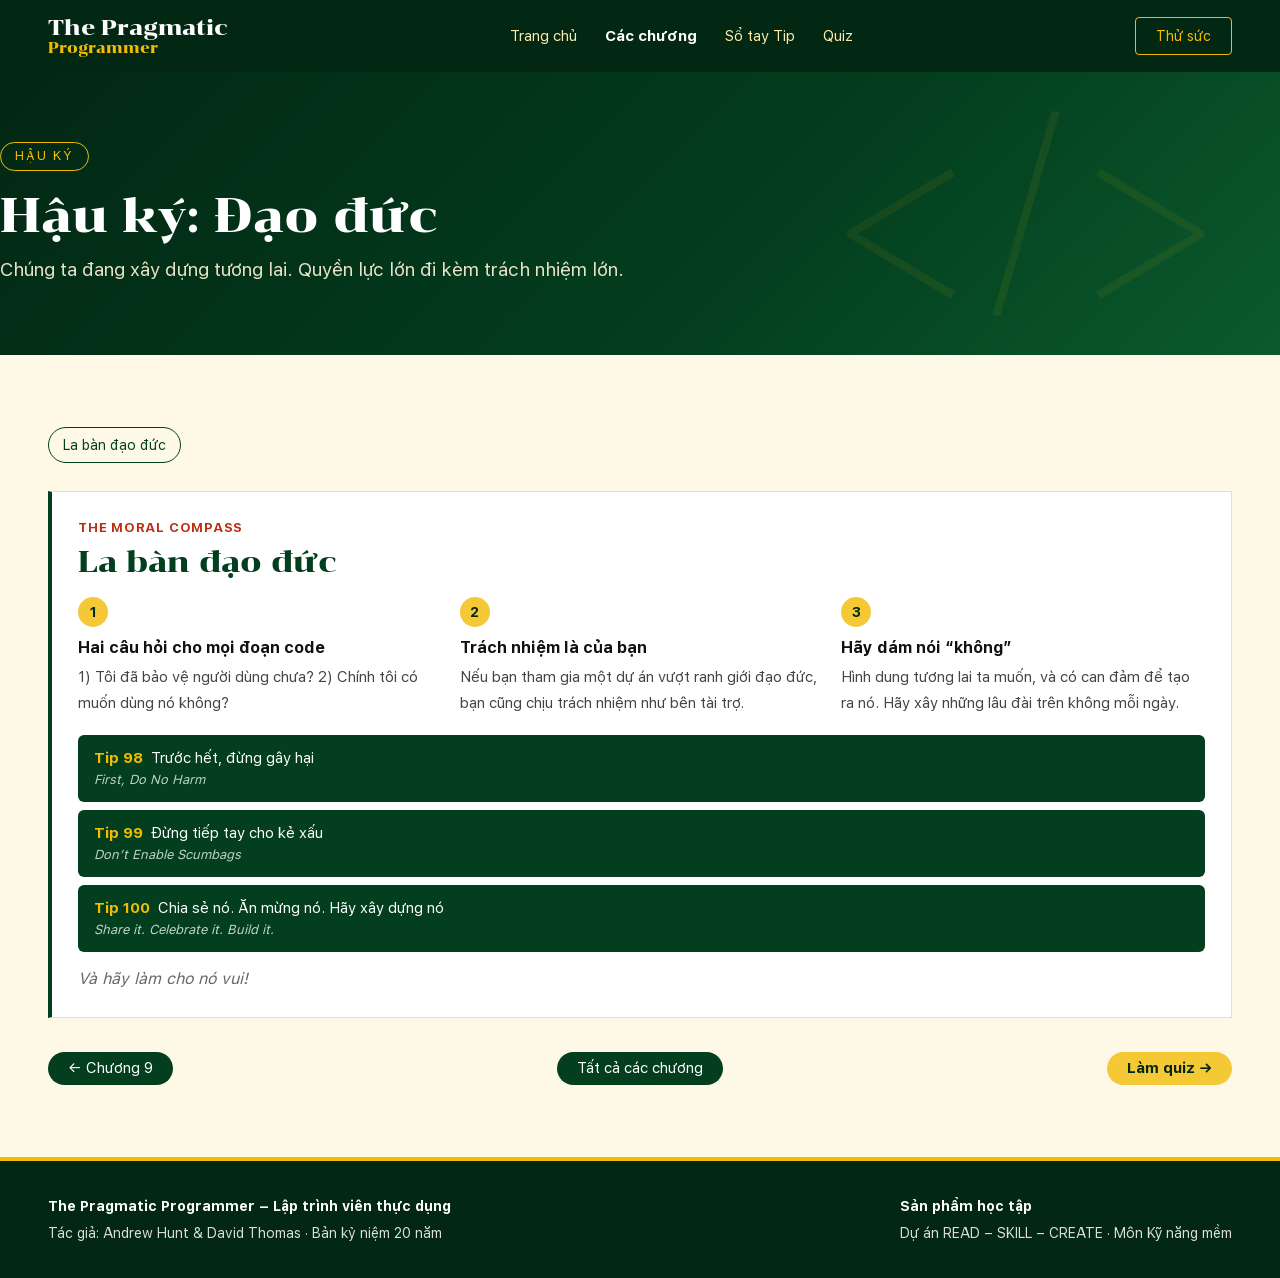
<file: webcon/hau-ky.html>
<!DOCTYPE html>
<html lang="vi">
<head>
<meta charset="UTF-8">
<meta name="viewport" content="width=device-width, initial-scale=1">
<title>Hậu ký – Hậu ký: Đạo đức</title>
<link rel="stylesheet" href="../css/chung.css">
</head>
<body>
<header class="DauTrang"><div class="KhungChung DauTrangHop">
<a href="../index.html" class="LogoChu">The Pragmatic<span>Programmer</span></a>
<nav class="ThanhMenuChinh"><ul class="DanhSachMenu">
<li><a href="../index.html">Trang chủ</a></li>
<li class="MucMenuCoDropdown"><a href="../index.html#chuong" class="HienTai">Các chương</a><ul class="MenuXoXuong"><li><a href="chuong-1.html">Chương 1 · Triết lý thực dụng</a></li><li><a href="chuong-2.html">Chương 2 · Cách tiếp cận thực dụng</a></li><li><a href="chuong-3.html">Chương 3 · Công cụ cơ bản</a></li><li><a href="chuong-4.html">Chương 4 · Hoang tưởng thực dụng</a></li><li><a href="chuong-5.html">Chương 5 · Linh hoạt hoặc gãy đổ</a></li><li><a href="chuong-6.html">Chương 6 · Đồng thời</a></li><li><a href="chuong-7.html">Chương 7 · Khi bạn đang viết code</a></li><li><a href="chuong-8.html">Chương 8 · Trước khi bắt đầu dự án</a></li><li><a href="chuong-9.html">Chương 9 · Dự án thực dụng</a></li><li><a href="hau-ky.html">Hậu ký · Hậu ký: Đạo đức</a></li></ul></li>
<li><a href="sotay.html">Sổ tay Tip</a></li>
<li><a href="quiz.html">Quiz</a></li>
</ul></nav>
<a href="quiz.html" class="NutKhungHeader">Thử sức</a>
</div></header>

<section class="Hero HeroNho"><div class="KhungChung HeroNoiDung"><span class="NhanHero">HẬU KÝ</span><h1 class="HeroTieuDe">Hậu ký: Đạo đức</h1><p>Chúng ta đang xây dựng tương lai. Quyền lực lớn đi kèm trách nhiệm lớn.</p></div></section>
<section class="Muc MucKem"><div class="KhungChung"><div class="ThanhChuDe"><a href="#cd0">La bàn đạo đức</a></div><article class="TheChuDe" id="cd0"><div class="Nhan">The Moral Compass</div><h3>La bàn đạo đức</h3><ol class="DiemY"><li><b>Hai câu hỏi cho mọi đoạn code</b><span>1) Tôi đã bảo vệ người dùng chưa? 2) Chính tôi có muốn dùng nó không?</span></li><li><b>Trách nhiệm là của bạn</b><span>Nếu bạn tham gia một dự án vượt ranh giới đạo đức, bạn cũng chịu trách nhiệm như bên tài trợ.</span></li><li><b>Hãy dám nói “không”</b><span>Hình dung tương lai ta muốn, và có can đảm để tạo ra nó. Hãy xây những lâu đài trên không mỗi ngày.</span></li></ol><div class="ThanhTip"><div class="Tip"><span class="SoTip">Tip 98</span>Trước hết, đừng gây hại<em>First, Do No Harm</em></div><div class="Tip"><span class="SoTip">Tip 99</span>Đừng tiếp tay cho kẻ xấu<em>Don’t Enable Scumbags</em></div><div class="Tip"><span class="SoTip">Tip 100</span>Chia sẻ nó. Ăn mừng nó. Hãy xây dựng nó<em>Share it. Celebrate it. Build it.</em></div></div><p class="GhiChu">Và hãy làm cho nó vui!</p></article><div class="DieuHuong"><a class="NutXanh NutNho" href="chuong-9.html">← Chương 9</a><a class="NutXanh NutNho" href="../index.html#chuong">Tất cả các chương</a><a class="NutVang NutNho" href="quiz.html">Làm quiz →</a></div></div></section>
<footer class="ChanTrang"><div class="KhungChung ChanTrangHop">
<div><b>The Pragmatic Programmer – Lập trình viên thực dụng</b>Tác giả: Andrew Hunt &amp; David Thomas · Bản kỷ niệm 20 năm</div>
<div><b>Sản phẩm học tập</b>Dự án READ – SKILL – CREATE · Môn Kỹ năng mềm</div>
</div></footer>
</body>
</html>
</file>
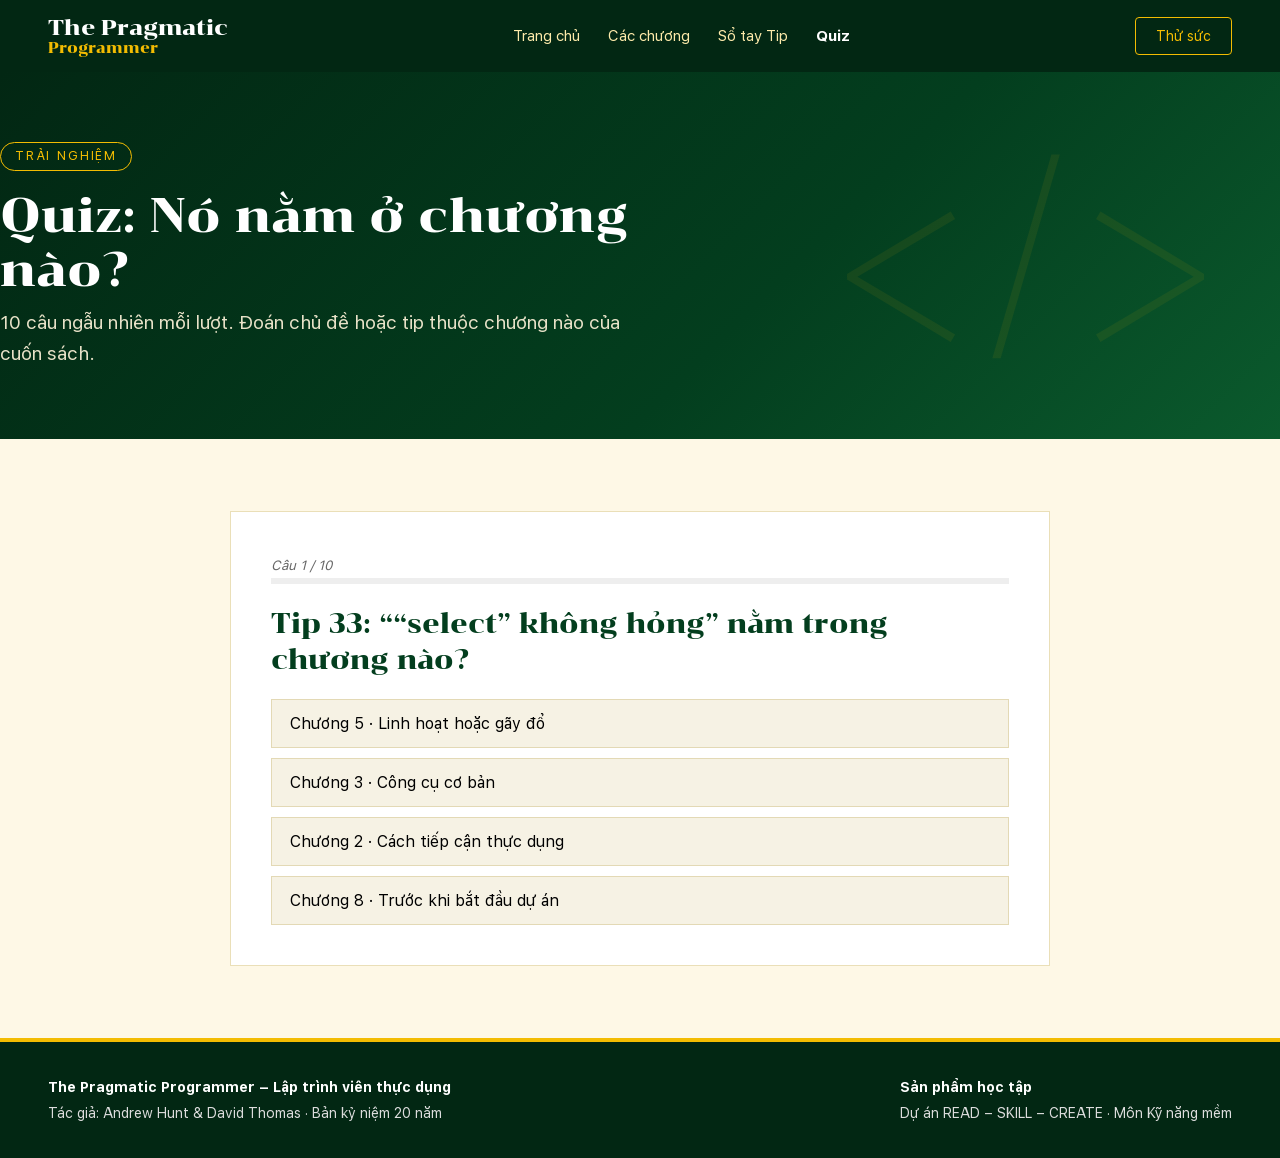
<file: webcon/quiz.html>
<!DOCTYPE html>
<html lang="vi">
<head>
<meta charset="UTF-8">
<meta name="viewport" content="width=device-width, initial-scale=1">
<title>Quiz – The Pragmatic Programmer</title>
<link rel="stylesheet" href="../css/chung.css">
</head>
<body>
<header class="DauTrang"><div class="KhungChung DauTrangHop">
<a href="../index.html" class="LogoChu">The Pragmatic<span>Programmer</span></a>
<nav class="ThanhMenuChinh"><ul class="DanhSachMenu">
<li><a href="../index.html">Trang chủ</a></li>
<li class="MucMenuCoDropdown"><a href="../index.html#chuong">Các chương</a><ul class="MenuXoXuong"><li><a href="chuong-1.html">Chương 1 · Triết lý thực dụng</a></li><li><a href="chuong-2.html">Chương 2 · Cách tiếp cận thực dụng</a></li><li><a href="chuong-3.html">Chương 3 · Công cụ cơ bản</a></li><li><a href="chuong-4.html">Chương 4 · Hoang tưởng thực dụng</a></li><li><a href="chuong-5.html">Chương 5 · Linh hoạt hoặc gãy đổ</a></li><li><a href="chuong-6.html">Chương 6 · Đồng thời</a></li><li><a href="chuong-7.html">Chương 7 · Khi bạn đang viết code</a></li><li><a href="chuong-8.html">Chương 8 · Trước khi bắt đầu dự án</a></li><li><a href="chuong-9.html">Chương 9 · Dự án thực dụng</a></li><li><a href="hau-ky.html">Hậu ký · Hậu ký: Đạo đức</a></li></ul></li>
<li><a href="sotay.html">Sổ tay Tip</a></li>
<li><a href="quiz.html" class="HienTai">Quiz</a></li>
</ul></nav>
<a href="quiz.html" class="NutKhungHeader">Thử sức</a>
</div></header>

<section class="Hero HeroNho"><div class="KhungChung HeroNoiDung"><span class="NhanHero">TRẢI NGHIỆM</span><h1 class="HeroTieuDe">Quiz: Nó nằm ở chương nào?</h1><p>10 câu ngẫu nhiên mỗi lượt. Đoán chủ đề hoặc tip thuộc chương nào của cuốn sách.</p></div></section>
<section class="Muc MucKem"><div class="KhungChung"><div class="KhungQuiz" id="KhungQuiz"></div></div></section>
<script src="../js/dulieu.js"></script>
<script src="../js/quiz.js"></script>
<footer class="ChanTrang"><div class="KhungChung ChanTrangHop">
<div><b>The Pragmatic Programmer – Lập trình viên thực dụng</b>Tác giả: Andrew Hunt &amp; David Thomas · Bản kỷ niệm 20 năm</div>
<div><b>Sản phẩm học tập</b>Dự án READ – SKILL – CREATE · Môn Kỹ năng mềm</div>
</div></footer>
</body>
</html>
</file>
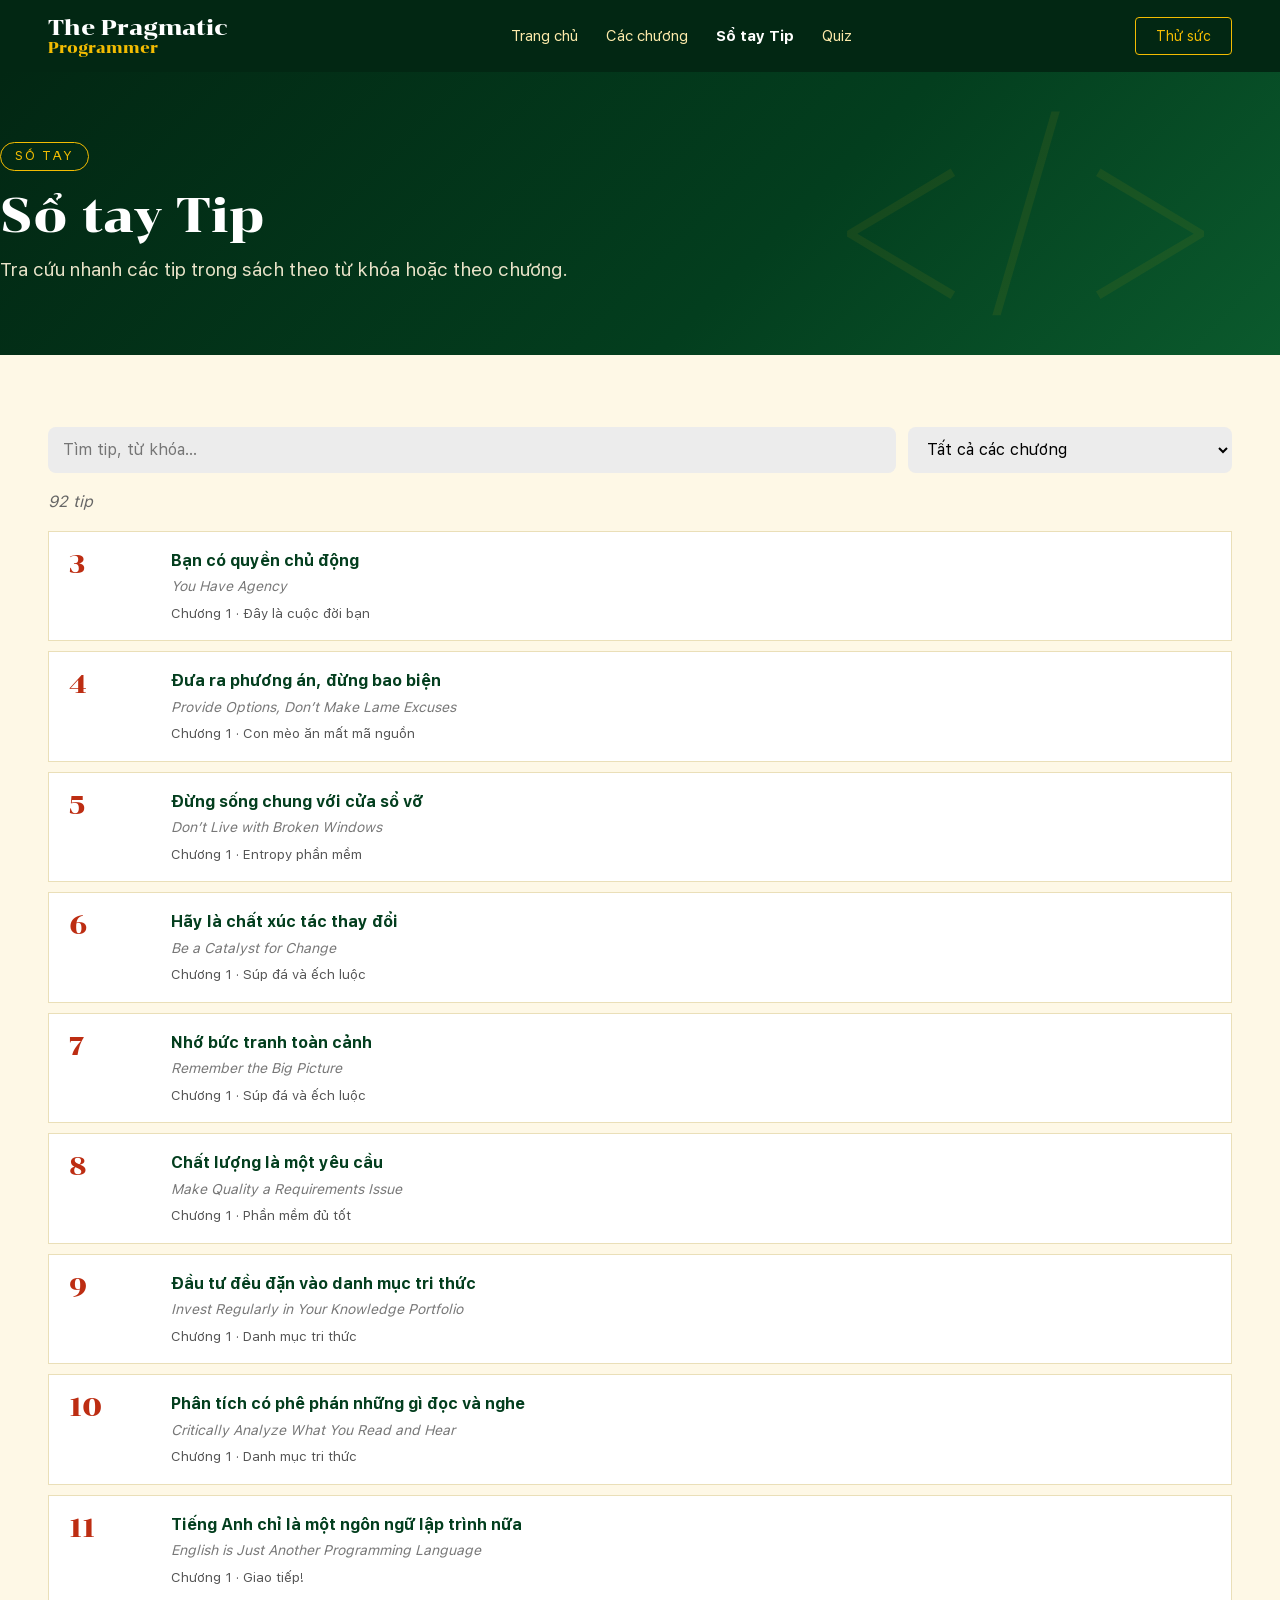
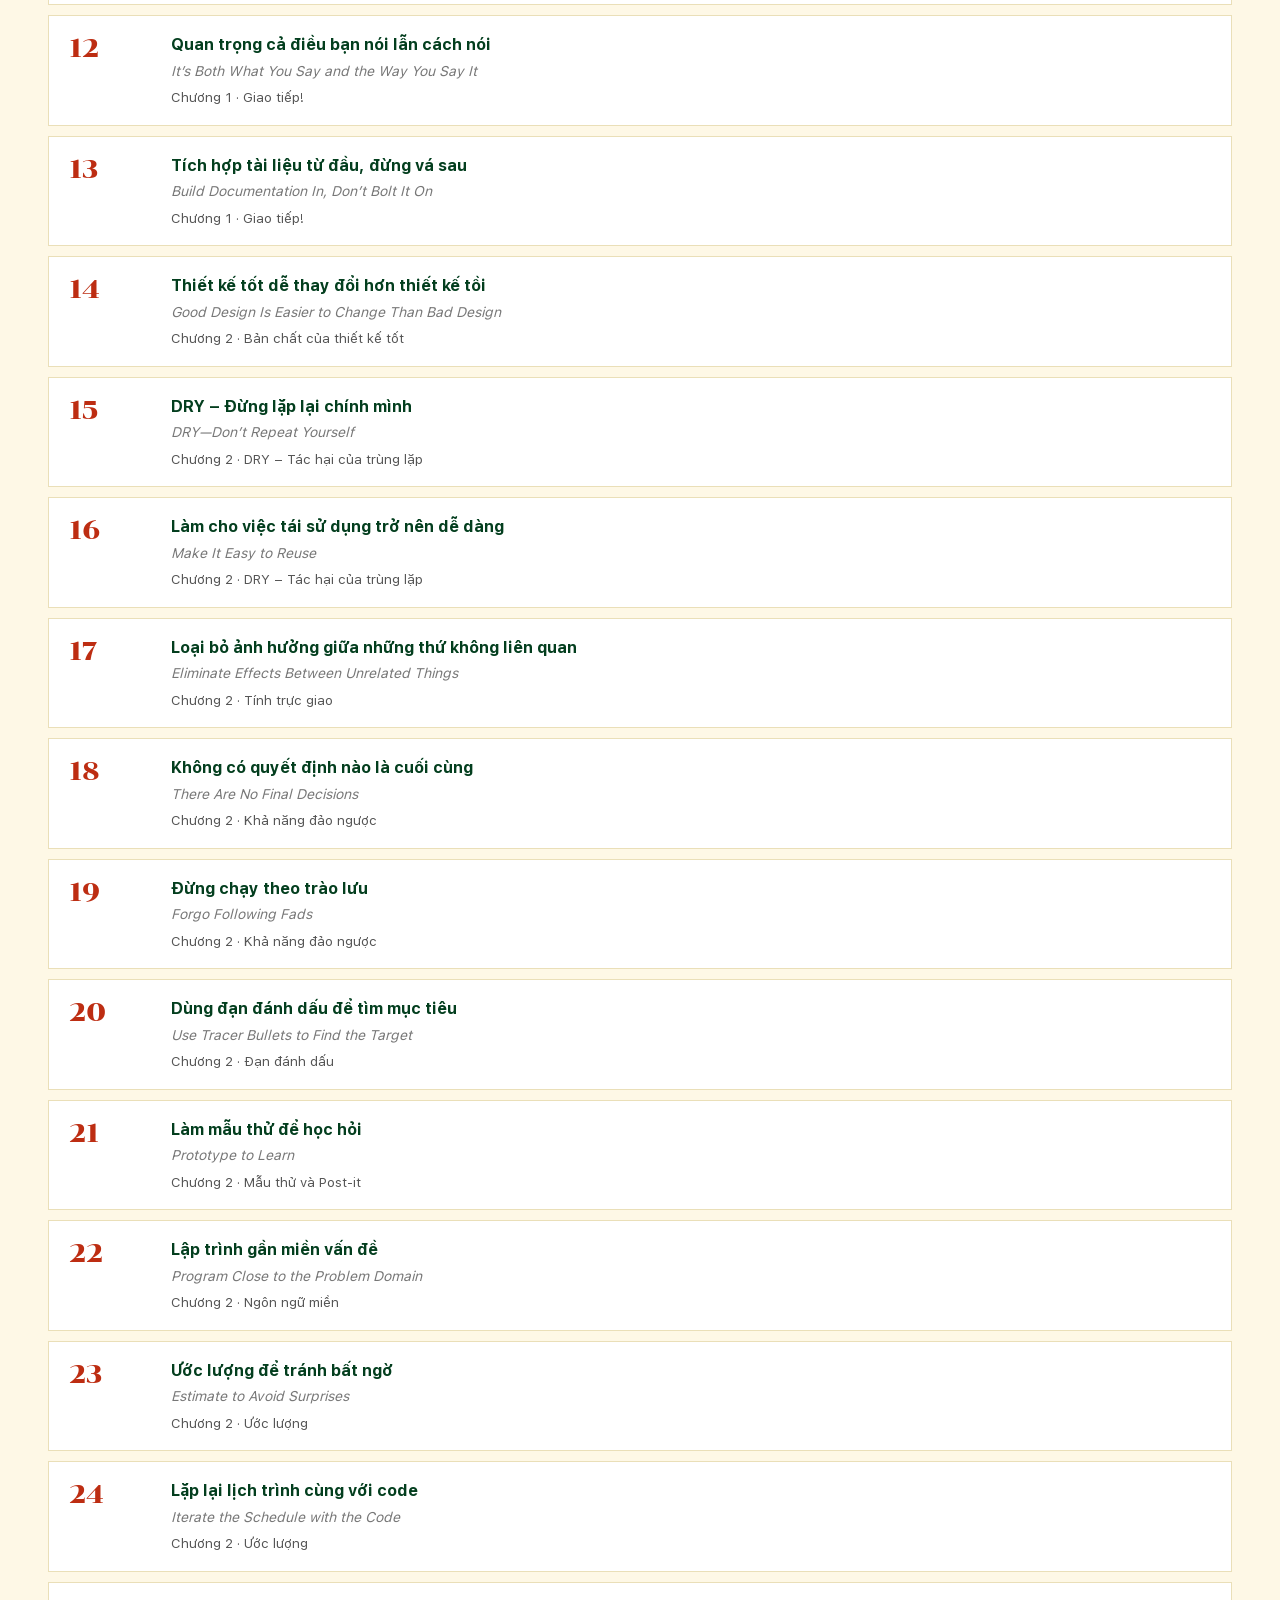
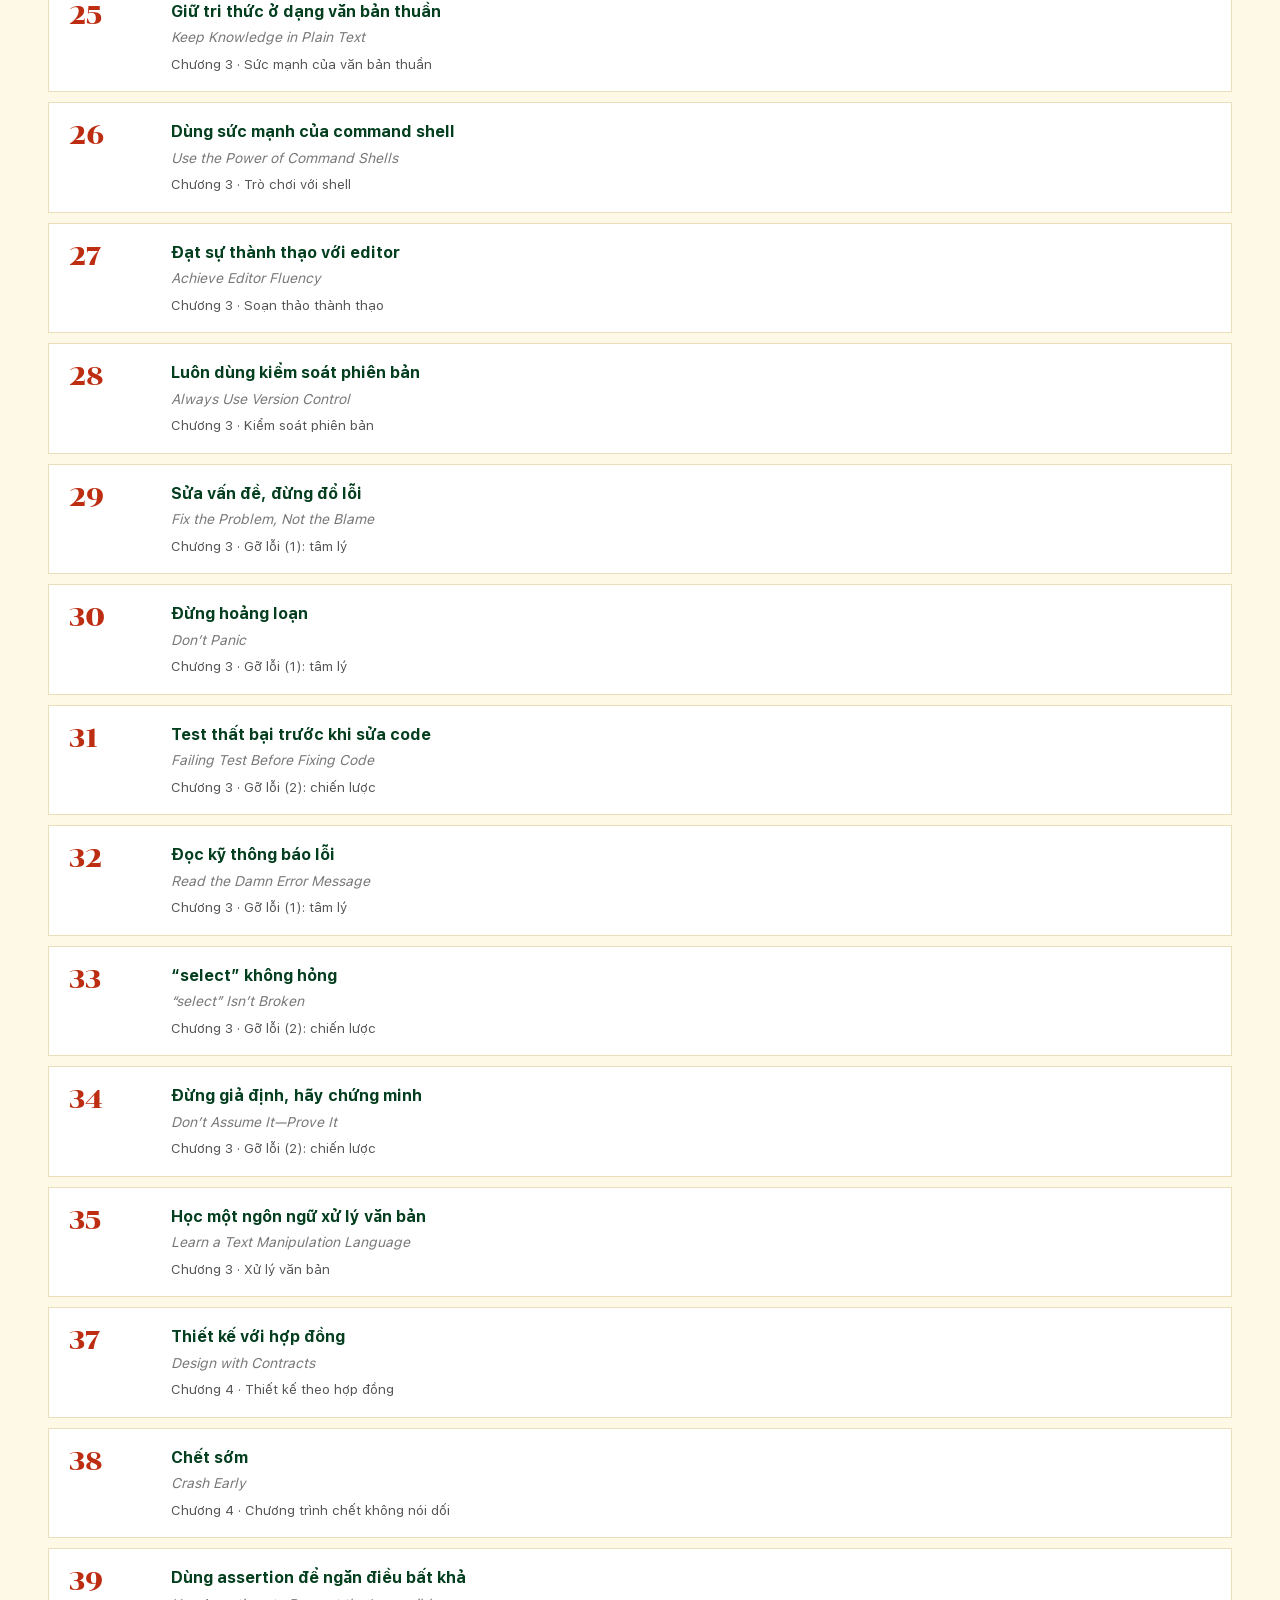
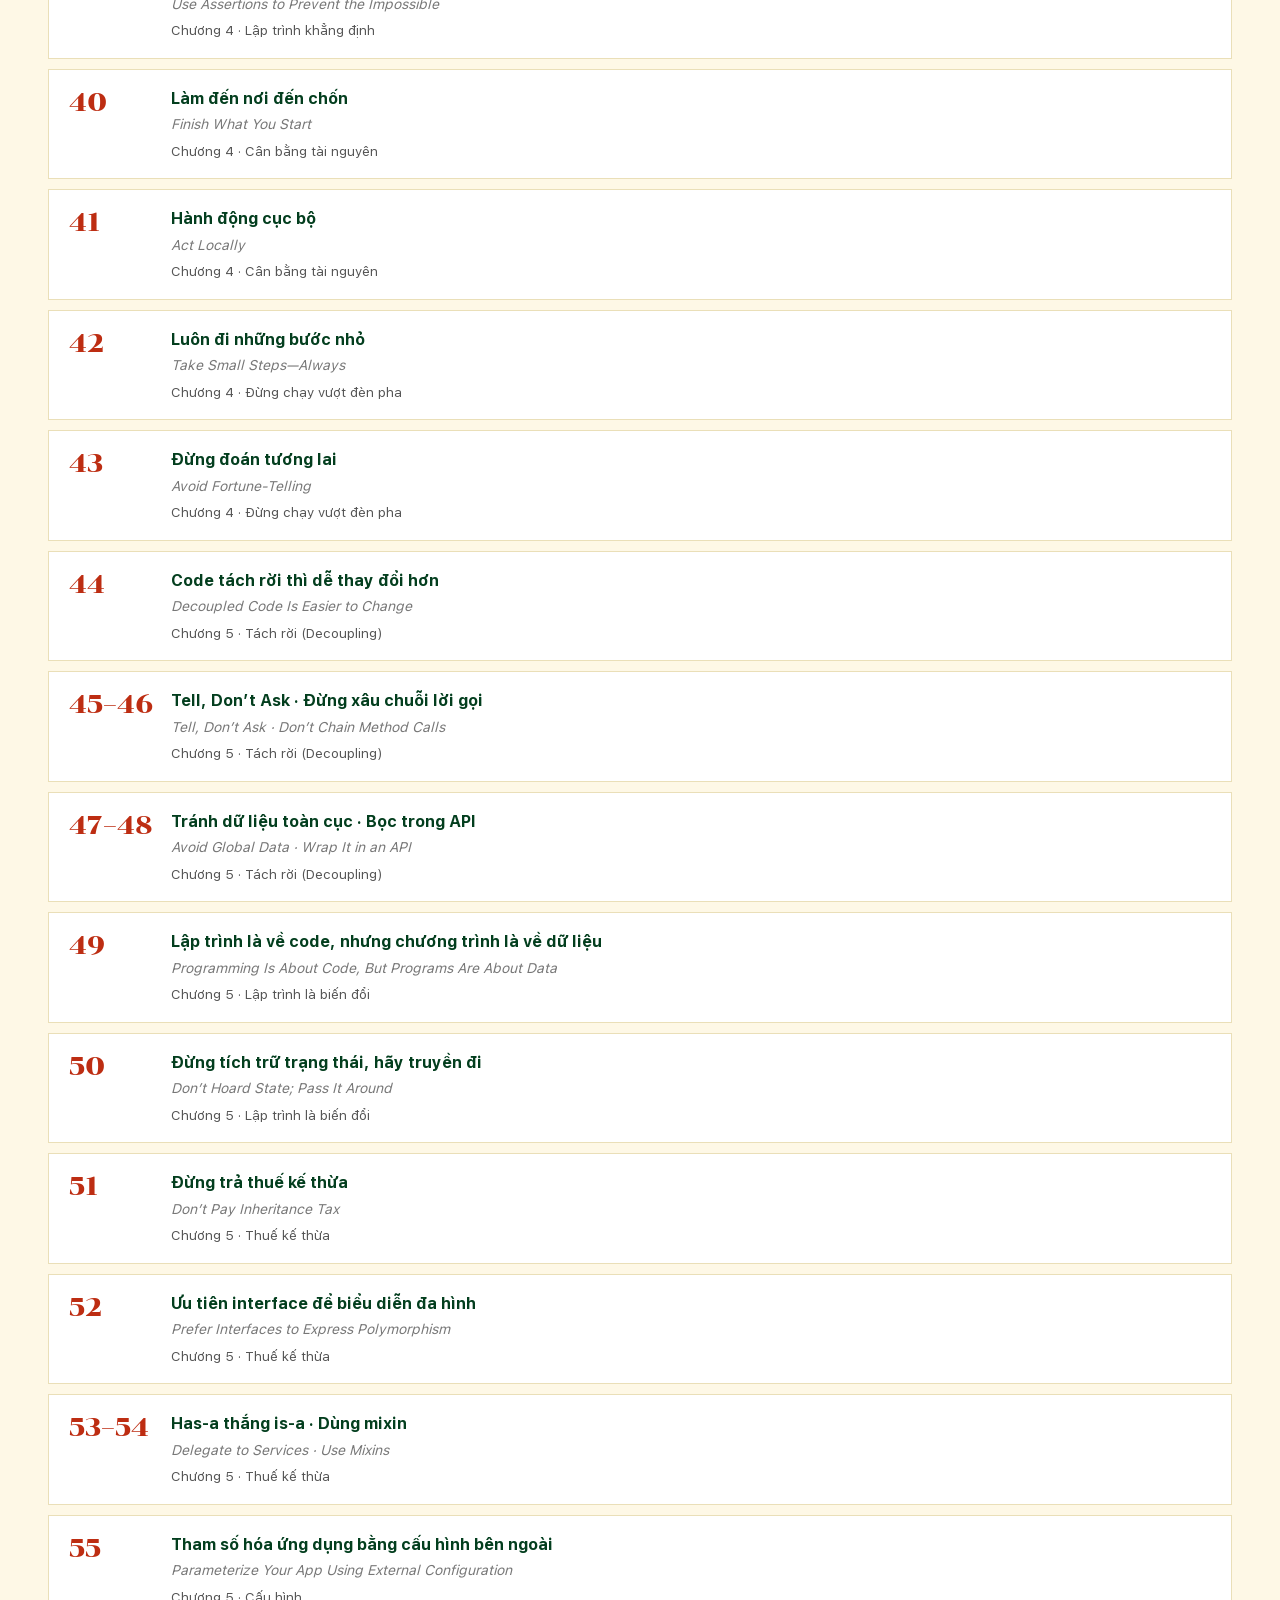
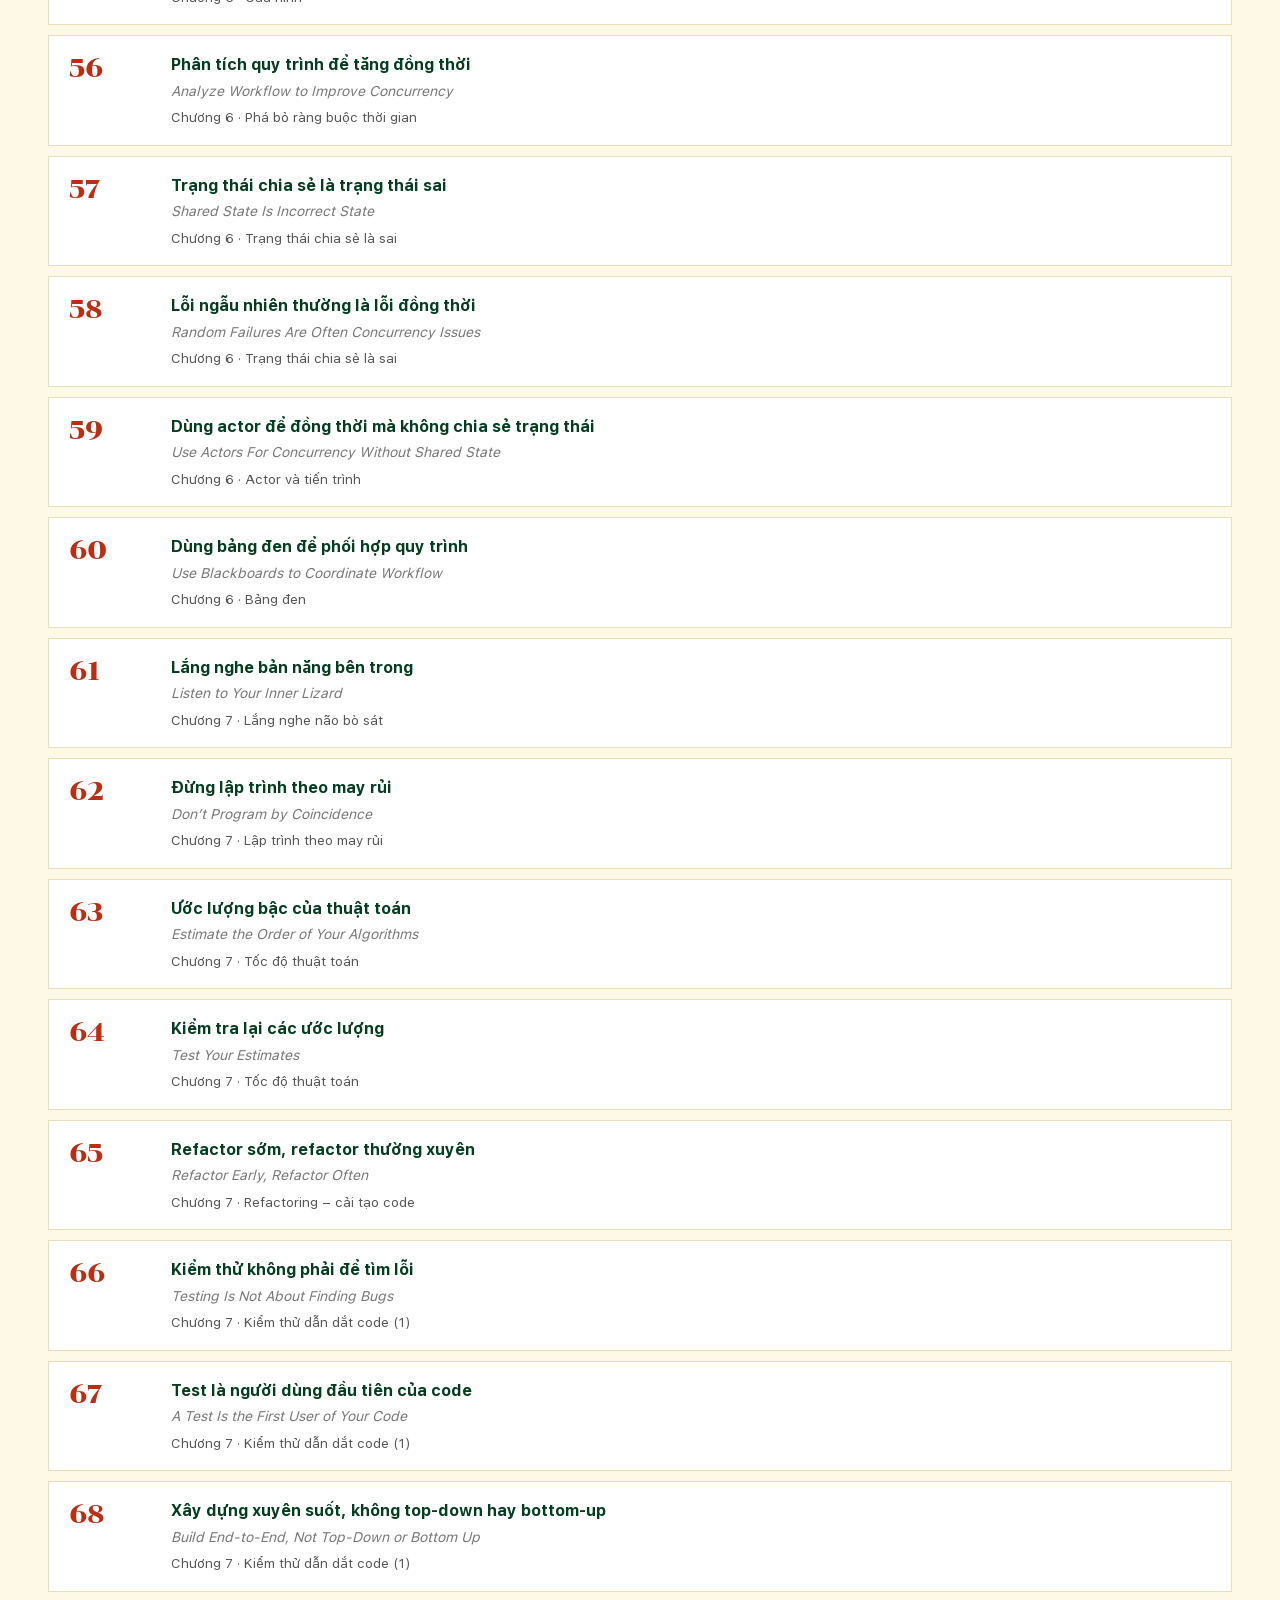
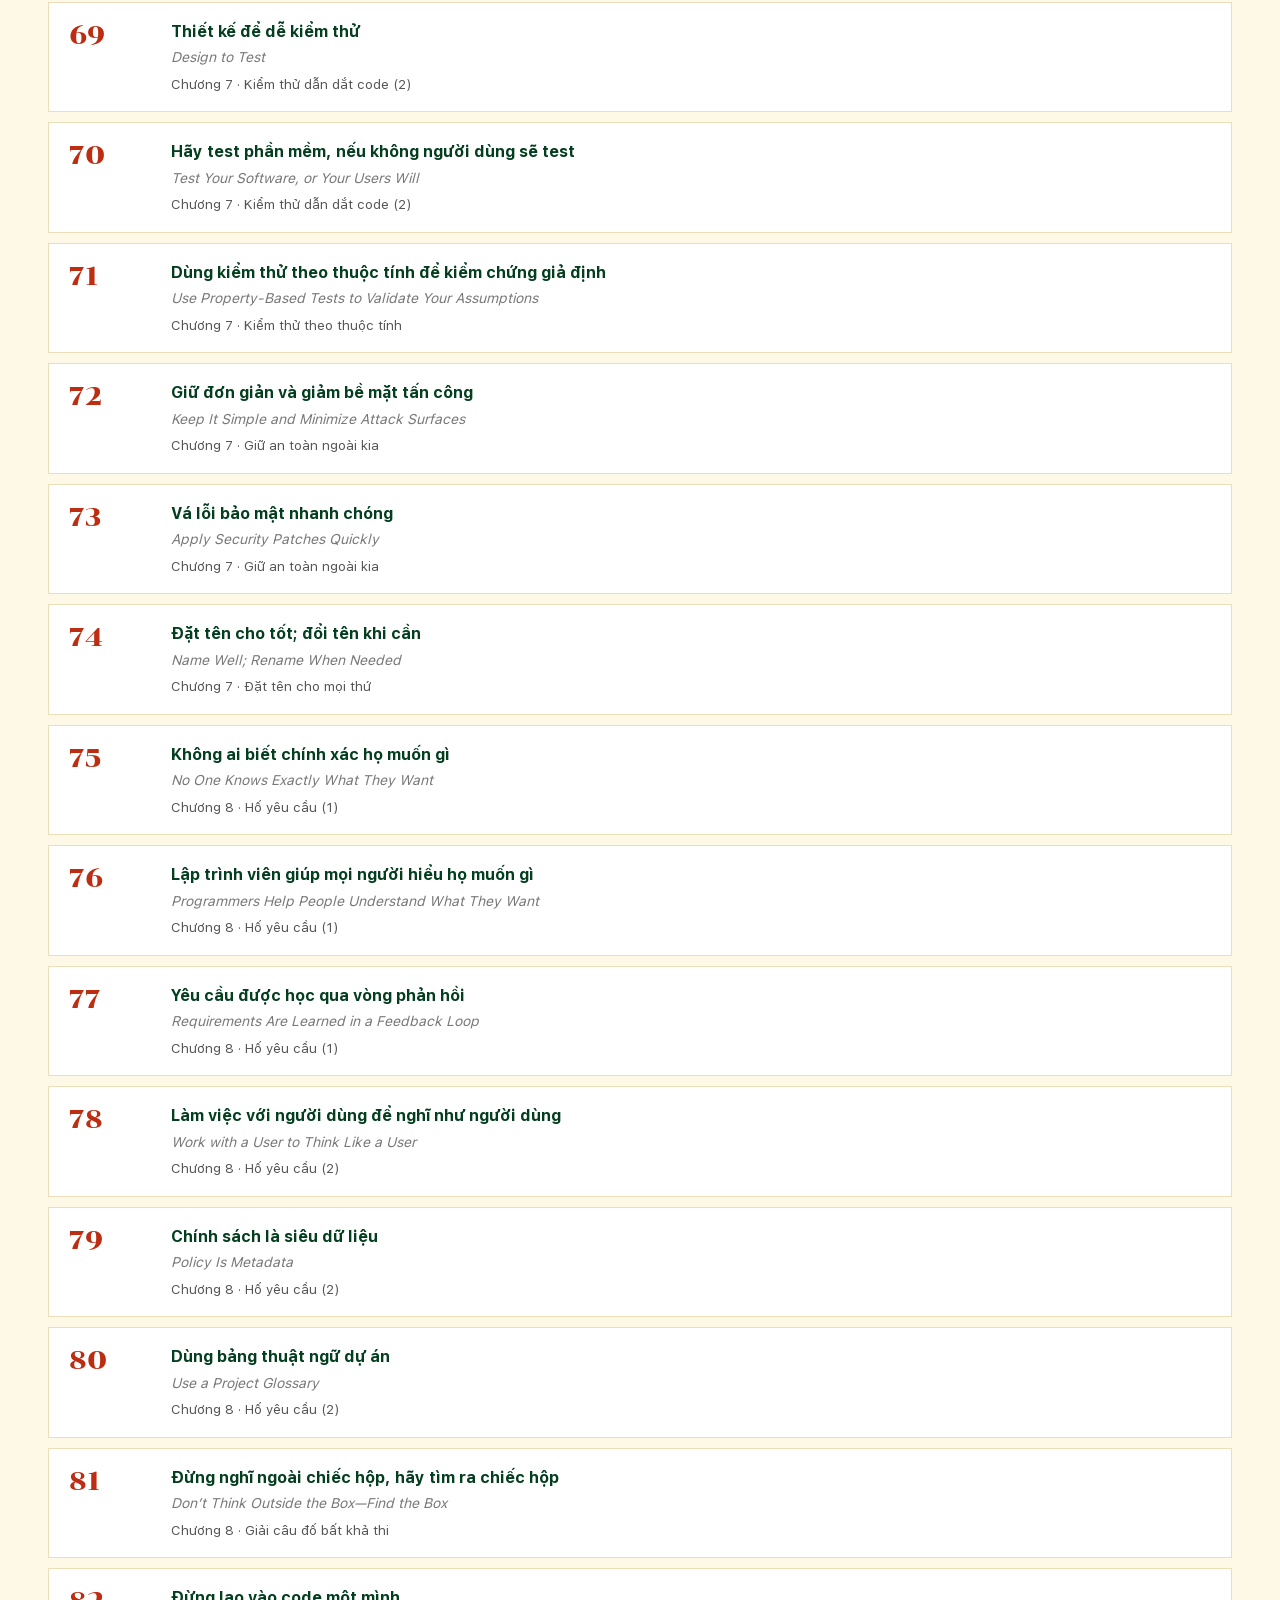
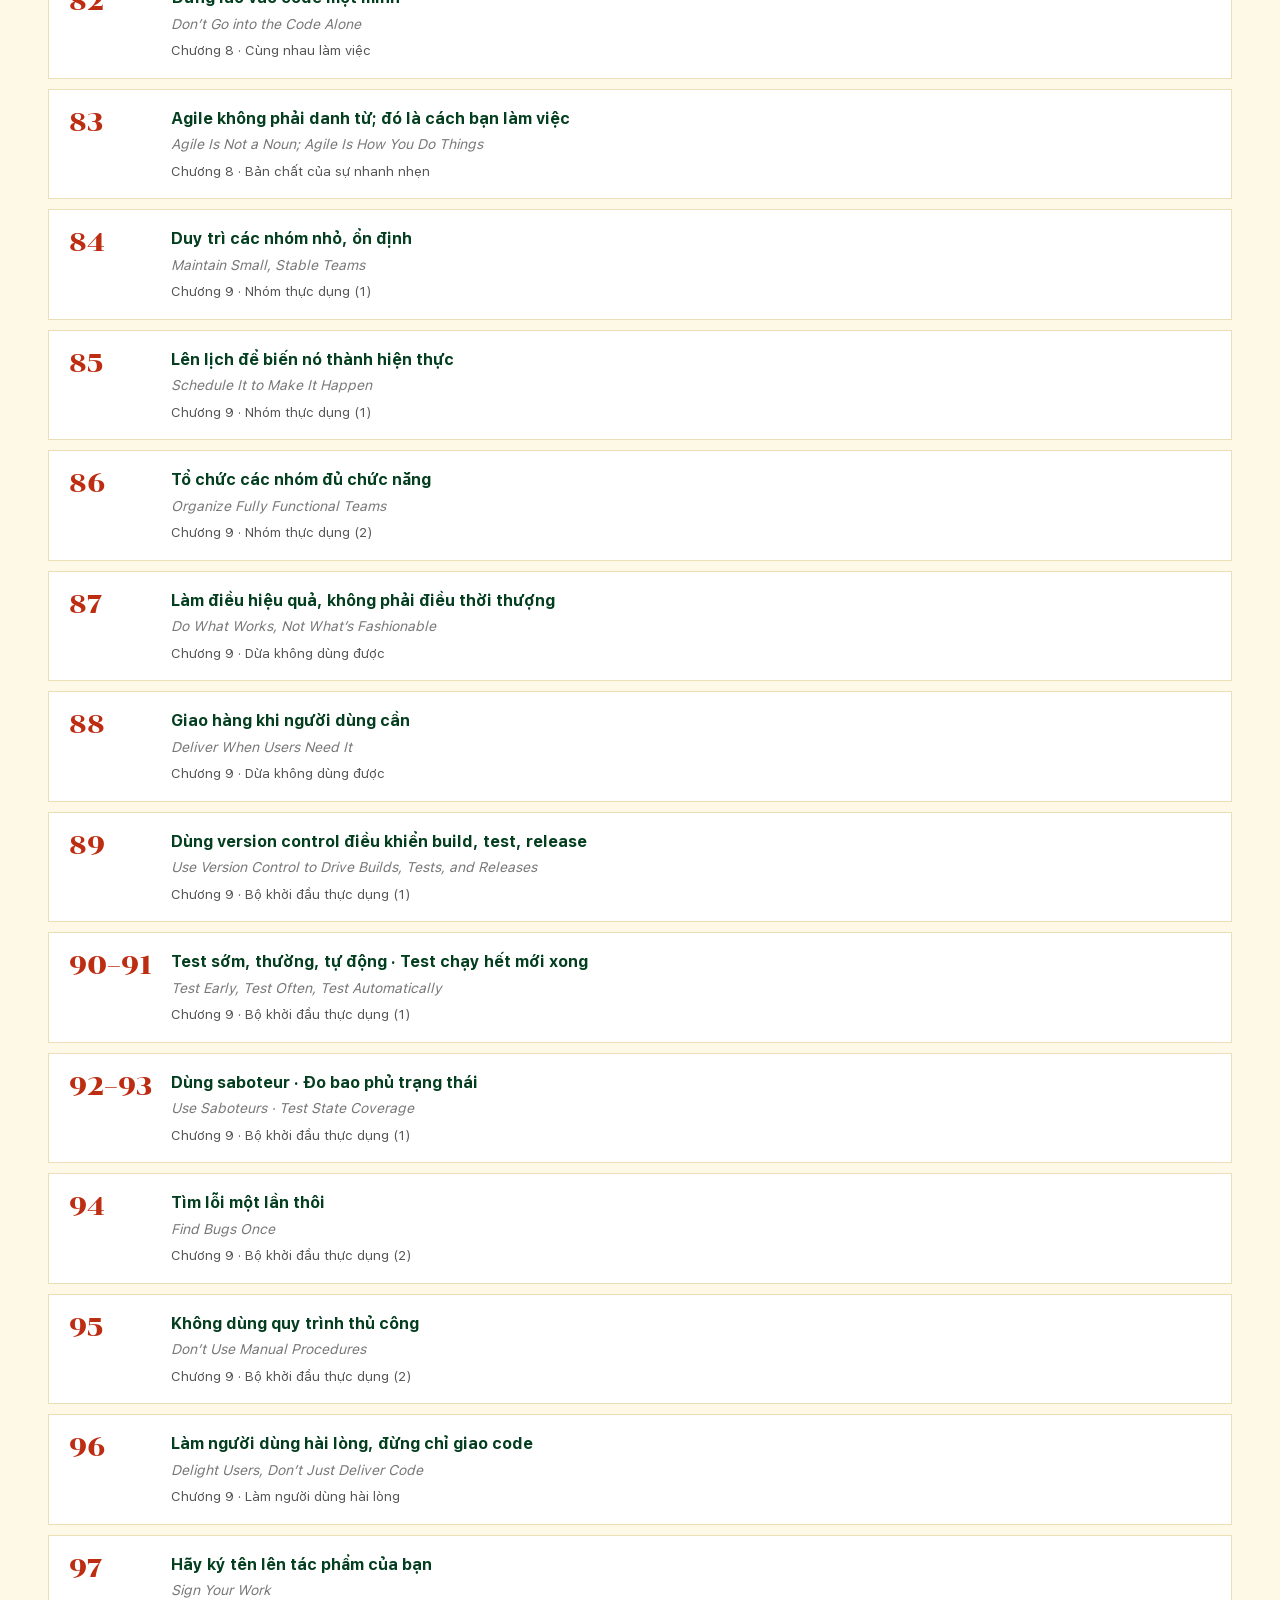
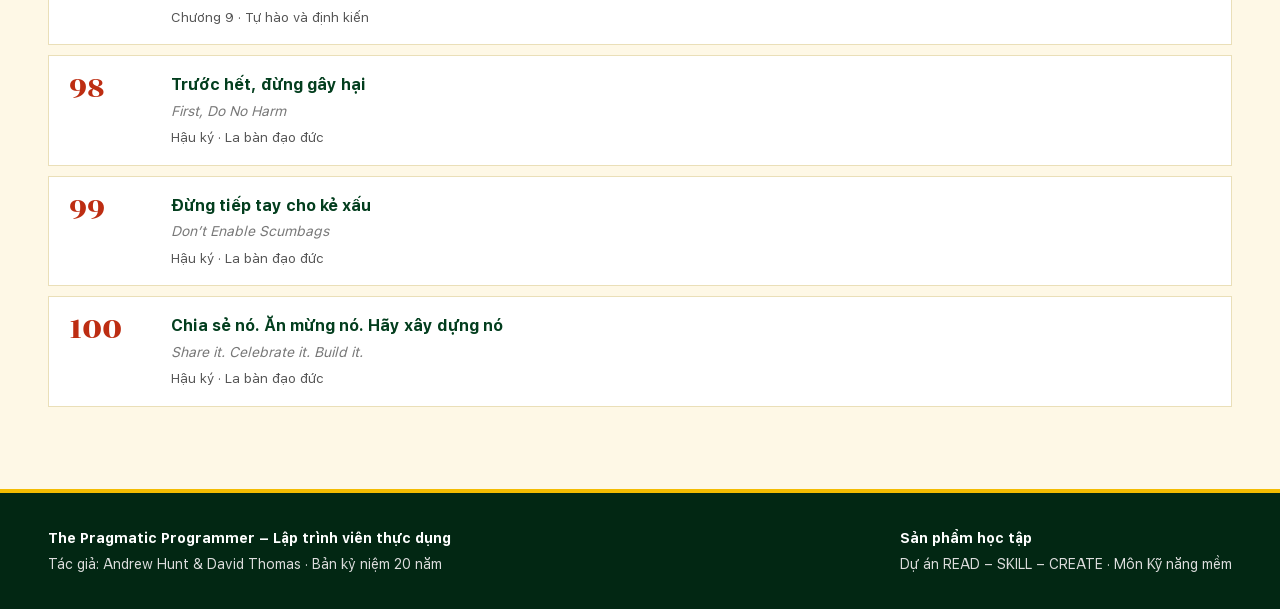
<file: webcon/sotay.html>
<!DOCTYPE html>
<html lang="vi">
<head>
<meta charset="UTF-8">
<meta name="viewport" content="width=device-width, initial-scale=1">
<title>Sổ tay Tip – The Pragmatic Programmer</title>
<link rel="stylesheet" href="../css/chung.css">
</head>
<body>
<header class="DauTrang"><div class="KhungChung DauTrangHop">
<a href="../index.html" class="LogoChu">The Pragmatic<span>Programmer</span></a>
<nav class="ThanhMenuChinh"><ul class="DanhSachMenu">
<li><a href="../index.html">Trang chủ</a></li>
<li class="MucMenuCoDropdown"><a href="../index.html#chuong">Các chương</a><ul class="MenuXoXuong"><li><a href="chuong-1.html">Chương 1 · Triết lý thực dụng</a></li><li><a href="chuong-2.html">Chương 2 · Cách tiếp cận thực dụng</a></li><li><a href="chuong-3.html">Chương 3 · Công cụ cơ bản</a></li><li><a href="chuong-4.html">Chương 4 · Hoang tưởng thực dụng</a></li><li><a href="chuong-5.html">Chương 5 · Linh hoạt hoặc gãy đổ</a></li><li><a href="chuong-6.html">Chương 6 · Đồng thời</a></li><li><a href="chuong-7.html">Chương 7 · Khi bạn đang viết code</a></li><li><a href="chuong-8.html">Chương 8 · Trước khi bắt đầu dự án</a></li><li><a href="chuong-9.html">Chương 9 · Dự án thực dụng</a></li><li><a href="hau-ky.html">Hậu ký · Hậu ký: Đạo đức</a></li></ul></li>
<li><a href="sotay.html" class="HienTai">Sổ tay Tip</a></li>
<li><a href="quiz.html">Quiz</a></li>
</ul></nav>
<a href="quiz.html" class="NutKhungHeader">Thử sức</a>
</div></header>

<section class="Hero HeroNho"><div class="KhungChung HeroNoiDung"><span class="NhanHero">SỔ TAY</span><h1 class="HeroTieuDe">Sổ tay Tip</h1><p>Tra cứu nhanh các tip trong sách theo từ khóa hoặc theo chương.</p></div></section>
<section class="Muc MucKem"><div class="KhungChung"><div class="BoLoc"><input id="OTim" type="search" placeholder="Tìm tip, từ khóa…"><select id="ChonChuong"><option value="">Tất cả các chương</option><option value="0">Chương 1 · Triết lý thực dụng</option><option value="1">Chương 2 · Cách tiếp cận thực dụng</option><option value="2">Chương 3 · Công cụ cơ bản</option><option value="3">Chương 4 · Hoang tưởng thực dụng</option><option value="4">Chương 5 · Linh hoạt hoặc gãy đổ</option><option value="5">Chương 6 · Đồng thời</option><option value="6">Chương 7 · Khi bạn đang viết code</option><option value="7">Chương 8 · Trước khi bắt đầu dự án</option><option value="8">Chương 9 · Dự án thực dụng</option><option value="9">Hậu ký · Hậu ký: Đạo đức</option></select></div><p class="GhiChu" id="SoKetQua" style="margin:-8px 0 16px"></p><div class="DongTip" data-c="0" data-t="3 bạn có quyền chủ động you have agency đây là cuộc đời bạn"><div class="So">3</div><div><b>Bạn có quyền chủ động</b><em>You Have Agency</em><small>Chương 1 · Đây là cuộc đời bạn</small></div></div><div class="DongTip" data-c="0" data-t="4 đưa ra phương án, đừng bao biện provide options, don’t make lame excuses con mèo ăn mất mã nguồn"><div class="So">4</div><div><b>Đưa ra phương án, đừng bao biện</b><em>Provide Options, Don’t Make Lame Excuses</em><small>Chương 1 · Con mèo ăn mất mã nguồn</small></div></div><div class="DongTip" data-c="0" data-t="5 đừng sống chung với cửa sổ vỡ don’t live with broken windows entropy phần mềm"><div class="So">5</div><div><b>Đừng sống chung với cửa sổ vỡ</b><em>Don’t Live with Broken Windows</em><small>Chương 1 · Entropy phần mềm</small></div></div><div class="DongTip" data-c="0" data-t="6 hãy là chất xúc tác thay đổi be a catalyst for change súp đá và ếch luộc"><div class="So">6</div><div><b>Hãy là chất xúc tác thay đổi</b><em>Be a Catalyst for Change</em><small>Chương 1 · Súp đá và ếch luộc</small></div></div><div class="DongTip" data-c="0" data-t="7 nhớ bức tranh toàn cảnh remember the big picture súp đá và ếch luộc"><div class="So">7</div><div><b>Nhớ bức tranh toàn cảnh</b><em>Remember the Big Picture</em><small>Chương 1 · Súp đá và ếch luộc</small></div></div><div class="DongTip" data-c="0" data-t="8 chất lượng là một yêu cầu make quality a requirements issue phần mềm đủ tốt"><div class="So">8</div><div><b>Chất lượng là một yêu cầu</b><em>Make Quality a Requirements Issue</em><small>Chương 1 · Phần mềm đủ tốt</small></div></div><div class="DongTip" data-c="0" data-t="9 đầu tư đều đặn vào danh mục tri thức invest regularly in your knowledge portfolio danh mục tri thức"><div class="So">9</div><div><b>Đầu tư đều đặn vào danh mục tri thức</b><em>Invest Regularly in Your Knowledge Portfolio</em><small>Chương 1 · Danh mục tri thức</small></div></div><div class="DongTip" data-c="0" data-t="10 phân tích có phê phán những gì đọc và nghe critically analyze what you read and hear danh mục tri thức"><div class="So">10</div><div><b>Phân tích có phê phán những gì đọc và nghe</b><em>Critically Analyze What You Read and Hear</em><small>Chương 1 · Danh mục tri thức</small></div></div><div class="DongTip" data-c="0" data-t="11 tiếng anh chỉ là một ngôn ngữ lập trình nữa english is just another programming language giao tiếp!"><div class="So">11</div><div><b>Tiếng Anh chỉ là một ngôn ngữ lập trình nữa</b><em>English is Just Another Programming Language</em><small>Chương 1 · Giao tiếp!</small></div></div><div class="DongTip" data-c="0" data-t="12 quan trọng cả điều bạn nói lẫn cách nói it’s both what you say and the way you say it giao tiếp!"><div class="So">12</div><div><b>Quan trọng cả điều bạn nói lẫn cách nói</b><em>It’s Both What You Say and the Way You Say It</em><small>Chương 1 · Giao tiếp!</small></div></div><div class="DongTip" data-c="0" data-t="13 tích hợp tài liệu từ đầu, đừng vá sau build documentation in, don’t bolt it on giao tiếp!"><div class="So">13</div><div><b>Tích hợp tài liệu từ đầu, đừng vá sau</b><em>Build Documentation In, Don’t Bolt It On</em><small>Chương 1 · Giao tiếp!</small></div></div><div class="DongTip" data-c="1" data-t="14 thiết kế tốt dễ thay đổi hơn thiết kế tồi good design is easier to change than bad design bản chất của thiết kế tốt"><div class="So">14</div><div><b>Thiết kế tốt dễ thay đổi hơn thiết kế tồi</b><em>Good Design Is Easier to Change Than Bad Design</em><small>Chương 2 · Bản chất của thiết kế tốt</small></div></div><div class="DongTip" data-c="1" data-t="15 dry – đừng lặp lại chính mình dry—don’t repeat yourself dry – tác hại của trùng lặp"><div class="So">15</div><div><b>DRY – Đừng lặp lại chính mình</b><em>DRY—Don’t Repeat Yourself</em><small>Chương 2 · DRY – Tác hại của trùng lặp</small></div></div><div class="DongTip" data-c="1" data-t="16 làm cho việc tái sử dụng trở nên dễ dàng make it easy to reuse dry – tác hại của trùng lặp"><div class="So">16</div><div><b>Làm cho việc tái sử dụng trở nên dễ dàng</b><em>Make It Easy to Reuse</em><small>Chương 2 · DRY – Tác hại của trùng lặp</small></div></div><div class="DongTip" data-c="1" data-t="17 loại bỏ ảnh hưởng giữa những thứ không liên quan eliminate effects between unrelated things tính trực giao"><div class="So">17</div><div><b>Loại bỏ ảnh hưởng giữa những thứ không liên quan</b><em>Eliminate Effects Between Unrelated Things</em><small>Chương 2 · Tính trực giao</small></div></div><div class="DongTip" data-c="1" data-t="18 không có quyết định nào là cuối cùng there are no final decisions khả năng đảo ngược"><div class="So">18</div><div><b>Không có quyết định nào là cuối cùng</b><em>There Are No Final Decisions</em><small>Chương 2 · Khả năng đảo ngược</small></div></div><div class="DongTip" data-c="1" data-t="19 đừng chạy theo trào lưu forgo following fads khả năng đảo ngược"><div class="So">19</div><div><b>Đừng chạy theo trào lưu</b><em>Forgo Following Fads</em><small>Chương 2 · Khả năng đảo ngược</small></div></div><div class="DongTip" data-c="1" data-t="20 dùng đạn đánh dấu để tìm mục tiêu use tracer bullets to find the target đạn đánh dấu"><div class="So">20</div><div><b>Dùng đạn đánh dấu để tìm mục tiêu</b><em>Use Tracer Bullets to Find the Target</em><small>Chương 2 · Đạn đánh dấu</small></div></div><div class="DongTip" data-c="1" data-t="21 làm mẫu thử để học hỏi prototype to learn mẫu thử và post-it"><div class="So">21</div><div><b>Làm mẫu thử để học hỏi</b><em>Prototype to Learn</em><small>Chương 2 · Mẫu thử và Post-it</small></div></div><div class="DongTip" data-c="1" data-t="22 lập trình gần miền vấn đề program close to the problem domain ngôn ngữ miền"><div class="So">22</div><div><b>Lập trình gần miền vấn đề</b><em>Program Close to the Problem Domain</em><small>Chương 2 · Ngôn ngữ miền</small></div></div><div class="DongTip" data-c="1" data-t="23 ước lượng để tránh bất ngờ estimate to avoid surprises ước lượng"><div class="So">23</div><div><b>Ước lượng để tránh bất ngờ</b><em>Estimate to Avoid Surprises</em><small>Chương 2 · Ước lượng</small></div></div><div class="DongTip" data-c="1" data-t="24 lặp lại lịch trình cùng với code iterate the schedule with the code ước lượng"><div class="So">24</div><div><b>Lặp lại lịch trình cùng với code</b><em>Iterate the Schedule with the Code</em><small>Chương 2 · Ước lượng</small></div></div><div class="DongTip" data-c="2" data-t="25 giữ tri thức ở dạng văn bản thuần keep knowledge in plain text sức mạnh của văn bản thuần"><div class="So">25</div><div><b>Giữ tri thức ở dạng văn bản thuần</b><em>Keep Knowledge in Plain Text</em><small>Chương 3 · Sức mạnh của văn bản thuần</small></div></div><div class="DongTip" data-c="2" data-t="26 dùng sức mạnh của command shell use the power of command shells trò chơi với shell"><div class="So">26</div><div><b>Dùng sức mạnh của command shell</b><em>Use the Power of Command Shells</em><small>Chương 3 · Trò chơi với shell</small></div></div><div class="DongTip" data-c="2" data-t="27 đạt sự thành thạo với editor achieve editor fluency soạn thảo thành thạo"><div class="So">27</div><div><b>Đạt sự thành thạo với editor</b><em>Achieve Editor Fluency</em><small>Chương 3 · Soạn thảo thành thạo</small></div></div><div class="DongTip" data-c="2" data-t="28 luôn dùng kiểm soát phiên bản always use version control kiểm soát phiên bản"><div class="So">28</div><div><b>Luôn dùng kiểm soát phiên bản</b><em>Always Use Version Control</em><small>Chương 3 · Kiểm soát phiên bản</small></div></div><div class="DongTip" data-c="2" data-t="29 sửa vấn đề, đừng đổ lỗi fix the problem, not the blame gỡ lỗi (1): tâm lý"><div class="So">29</div><div><b>Sửa vấn đề, đừng đổ lỗi</b><em>Fix the Problem, Not the Blame</em><small>Chương 3 · Gỡ lỗi (1): tâm lý</small></div></div><div class="DongTip" data-c="2" data-t="30 đừng hoảng loạn don’t panic gỡ lỗi (1): tâm lý"><div class="So">30</div><div><b>Đừng hoảng loạn</b><em>Don’t Panic</em><small>Chương 3 · Gỡ lỗi (1): tâm lý</small></div></div><div class="DongTip" data-c="2" data-t="31 test thất bại trước khi sửa code failing test before fixing code gỡ lỗi (2): chiến lược"><div class="So">31</div><div><b>Test thất bại trước khi sửa code</b><em>Failing Test Before Fixing Code</em><small>Chương 3 · Gỡ lỗi (2): chiến lược</small></div></div><div class="DongTip" data-c="2" data-t="32 đọc kỹ thông báo lỗi read the damn error message gỡ lỗi (1): tâm lý"><div class="So">32</div><div><b>Đọc kỹ thông báo lỗi</b><em>Read the Damn Error Message</em><small>Chương 3 · Gỡ lỗi (1): tâm lý</small></div></div><div class="DongTip" data-c="2" data-t="33 “select” không hỏng “select” isn’t broken gỡ lỗi (2): chiến lược"><div class="So">33</div><div><b>“select” không hỏng</b><em>“select” Isn’t Broken</em><small>Chương 3 · Gỡ lỗi (2): chiến lược</small></div></div><div class="DongTip" data-c="2" data-t="34 đừng giả định, hãy chứng minh don’t assume it—prove it gỡ lỗi (2): chiến lược"><div class="So">34</div><div><b>Đừng giả định, hãy chứng minh</b><em>Don’t Assume It—Prove It</em><small>Chương 3 · Gỡ lỗi (2): chiến lược</small></div></div><div class="DongTip" data-c="2" data-t="35 học một ngôn ngữ xử lý văn bản learn a text manipulation language xử lý văn bản"><div class="So">35</div><div><b>Học một ngôn ngữ xử lý văn bản</b><em>Learn a Text Manipulation Language</em><small>Chương 3 · Xử lý văn bản</small></div></div><div class="DongTip" data-c="3" data-t="37 thiết kế với hợp đồng design with contracts thiết kế theo hợp đồng"><div class="So">37</div><div><b>Thiết kế với hợp đồng</b><em>Design with Contracts</em><small>Chương 4 · Thiết kế theo hợp đồng</small></div></div><div class="DongTip" data-c="3" data-t="38 chết sớm crash early chương trình chết không nói dối"><div class="So">38</div><div><b>Chết sớm</b><em>Crash Early</em><small>Chương 4 · Chương trình chết không nói dối</small></div></div><div class="DongTip" data-c="3" data-t="39 dùng assertion để ngăn điều bất khả use assertions to prevent the impossible lập trình khẳng định"><div class="So">39</div><div><b>Dùng assertion để ngăn điều bất khả</b><em>Use Assertions to Prevent the Impossible</em><small>Chương 4 · Lập trình khẳng định</small></div></div><div class="DongTip" data-c="3" data-t="40 làm đến nơi đến chốn finish what you start cân bằng tài nguyên"><div class="So">40</div><div><b>Làm đến nơi đến chốn</b><em>Finish What You Start</em><small>Chương 4 · Cân bằng tài nguyên</small></div></div><div class="DongTip" data-c="3" data-t="41 hành động cục bộ act locally cân bằng tài nguyên"><div class="So">41</div><div><b>Hành động cục bộ</b><em>Act Locally</em><small>Chương 4 · Cân bằng tài nguyên</small></div></div><div class="DongTip" data-c="3" data-t="42 luôn đi những bước nhỏ take small steps—always đừng chạy vượt đèn pha"><div class="So">42</div><div><b>Luôn đi những bước nhỏ</b><em>Take Small Steps—Always</em><small>Chương 4 · Đừng chạy vượt đèn pha</small></div></div><div class="DongTip" data-c="3" data-t="43 đừng đoán tương lai avoid fortune-telling đừng chạy vượt đèn pha"><div class="So">43</div><div><b>Đừng đoán tương lai</b><em>Avoid Fortune-Telling</em><small>Chương 4 · Đừng chạy vượt đèn pha</small></div></div><div class="DongTip" data-c="4" data-t="44 code tách rời thì dễ thay đổi hơn decoupled code is easier to change tách rời (decoupling)"><div class="So">44</div><div><b>Code tách rời thì dễ thay đổi hơn</b><em>Decoupled Code Is Easier to Change</em><small>Chương 5 · Tách rời (Decoupling)</small></div></div><div class="DongTip" data-c="4" data-t="45–46 tell, don’t ask · đừng xâu chuỗi lời gọi tell, don’t ask · don’t chain method calls tách rời (decoupling)"><div class="So">45–46</div><div><b>Tell, Don’t Ask · Đừng xâu chuỗi lời gọi</b><em>Tell, Don’t Ask · Don’t Chain Method Calls</em><small>Chương 5 · Tách rời (Decoupling)</small></div></div><div class="DongTip" data-c="4" data-t="47–48 tránh dữ liệu toàn cục · bọc trong api avoid global data · wrap it in an api tách rời (decoupling)"><div class="So">47–48</div><div><b>Tránh dữ liệu toàn cục · Bọc trong API</b><em>Avoid Global Data · Wrap It in an API</em><small>Chương 5 · Tách rời (Decoupling)</small></div></div><div class="DongTip" data-c="4" data-t="49 lập trình là về code, nhưng chương trình là về dữ liệu programming is about code, but programs are about data lập trình là biến đổi"><div class="So">49</div><div><b>Lập trình là về code, nhưng chương trình là về dữ liệu</b><em>Programming Is About Code, But Programs Are About Data</em><small>Chương 5 · Lập trình là biến đổi</small></div></div><div class="DongTip" data-c="4" data-t="50 đừng tích trữ trạng thái, hãy truyền đi don’t hoard state; pass it around lập trình là biến đổi"><div class="So">50</div><div><b>Đừng tích trữ trạng thái, hãy truyền đi</b><em>Don’t Hoard State; Pass It Around</em><small>Chương 5 · Lập trình là biến đổi</small></div></div><div class="DongTip" data-c="4" data-t="51 đừng trả thuế kế thừa don’t pay inheritance tax thuế kế thừa"><div class="So">51</div><div><b>Đừng trả thuế kế thừa</b><em>Don’t Pay Inheritance Tax</em><small>Chương 5 · Thuế kế thừa</small></div></div><div class="DongTip" data-c="4" data-t="52 ưu tiên interface để biểu diễn đa hình prefer interfaces to express polymorphism thuế kế thừa"><div class="So">52</div><div><b>Ưu tiên interface để biểu diễn đa hình</b><em>Prefer Interfaces to Express Polymorphism</em><small>Chương 5 · Thuế kế thừa</small></div></div><div class="DongTip" data-c="4" data-t="53–54 has-a thắng is-a · dùng mixin delegate to services · use mixins thuế kế thừa"><div class="So">53–54</div><div><b>Has-a thắng is-a · Dùng mixin</b><em>Delegate to Services · Use Mixins</em><small>Chương 5 · Thuế kế thừa</small></div></div><div class="DongTip" data-c="4" data-t="55 tham số hóa ứng dụng bằng cấu hình bên ngoài parameterize your app using external configuration cấu hình"><div class="So">55</div><div><b>Tham số hóa ứng dụng bằng cấu hình bên ngoài</b><em>Parameterize Your App Using External Configuration</em><small>Chương 5 · Cấu hình</small></div></div><div class="DongTip" data-c="5" data-t="56 phân tích quy trình để tăng đồng thời analyze workflow to improve concurrency phá bỏ ràng buộc thời gian"><div class="So">56</div><div><b>Phân tích quy trình để tăng đồng thời</b><em>Analyze Workflow to Improve Concurrency</em><small>Chương 6 · Phá bỏ ràng buộc thời gian</small></div></div><div class="DongTip" data-c="5" data-t="57 trạng thái chia sẻ là trạng thái sai shared state is incorrect state trạng thái chia sẻ là sai"><div class="So">57</div><div><b>Trạng thái chia sẻ là trạng thái sai</b><em>Shared State Is Incorrect State</em><small>Chương 6 · Trạng thái chia sẻ là sai</small></div></div><div class="DongTip" data-c="5" data-t="58 lỗi ngẫu nhiên thường là lỗi đồng thời random failures are often concurrency issues trạng thái chia sẻ là sai"><div class="So">58</div><div><b>Lỗi ngẫu nhiên thường là lỗi đồng thời</b><em>Random Failures Are Often Concurrency Issues</em><small>Chương 6 · Trạng thái chia sẻ là sai</small></div></div><div class="DongTip" data-c="5" data-t="59 dùng actor để đồng thời mà không chia sẻ trạng thái use actors for concurrency without shared state actor và tiến trình"><div class="So">59</div><div><b>Dùng actor để đồng thời mà không chia sẻ trạng thái</b><em>Use Actors For Concurrency Without Shared State</em><small>Chương 6 · Actor và tiến trình</small></div></div><div class="DongTip" data-c="5" data-t="60 dùng bảng đen để phối hợp quy trình use blackboards to coordinate workflow bảng đen"><div class="So">60</div><div><b>Dùng bảng đen để phối hợp quy trình</b><em>Use Blackboards to Coordinate Workflow</em><small>Chương 6 · Bảng đen</small></div></div><div class="DongTip" data-c="6" data-t="61 lắng nghe bản năng bên trong listen to your inner lizard lắng nghe não bò sát"><div class="So">61</div><div><b>Lắng nghe bản năng bên trong</b><em>Listen to Your Inner Lizard</em><small>Chương 7 · Lắng nghe não bò sát</small></div></div><div class="DongTip" data-c="6" data-t="62 đừng lập trình theo may rủi don’t program by coincidence lập trình theo may rủi"><div class="So">62</div><div><b>Đừng lập trình theo may rủi</b><em>Don’t Program by Coincidence</em><small>Chương 7 · Lập trình theo may rủi</small></div></div><div class="DongTip" data-c="6" data-t="63 ước lượng bậc của thuật toán estimate the order of your algorithms tốc độ thuật toán"><div class="So">63</div><div><b>Ước lượng bậc của thuật toán</b><em>Estimate the Order of Your Algorithms</em><small>Chương 7 · Tốc độ thuật toán</small></div></div><div class="DongTip" data-c="6" data-t="64 kiểm tra lại các ước lượng test your estimates tốc độ thuật toán"><div class="So">64</div><div><b>Kiểm tra lại các ước lượng</b><em>Test Your Estimates</em><small>Chương 7 · Tốc độ thuật toán</small></div></div><div class="DongTip" data-c="6" data-t="65 refactor sớm, refactor thường xuyên refactor early, refactor often refactoring – cải tạo code"><div class="So">65</div><div><b>Refactor sớm, refactor thường xuyên</b><em>Refactor Early, Refactor Often</em><small>Chương 7 · Refactoring – cải tạo code</small></div></div><div class="DongTip" data-c="6" data-t="66 kiểm thử không phải để tìm lỗi testing is not about finding bugs kiểm thử dẫn dắt code (1)"><div class="So">66</div><div><b>Kiểm thử không phải để tìm lỗi</b><em>Testing Is Not About Finding Bugs</em><small>Chương 7 · Kiểm thử dẫn dắt code (1)</small></div></div><div class="DongTip" data-c="6" data-t="67 test là người dùng đầu tiên của code a test is the first user of your code kiểm thử dẫn dắt code (1)"><div class="So">67</div><div><b>Test là người dùng đầu tiên của code</b><em>A Test Is the First User of Your Code</em><small>Chương 7 · Kiểm thử dẫn dắt code (1)</small></div></div><div class="DongTip" data-c="6" data-t="68 xây dựng xuyên suốt, không top-down hay bottom-up build end-to-end, not top-down or bottom up kiểm thử dẫn dắt code (1)"><div class="So">68</div><div><b>Xây dựng xuyên suốt, không top-down hay bottom-up</b><em>Build End-to-End, Not Top-Down or Bottom Up</em><small>Chương 7 · Kiểm thử dẫn dắt code (1)</small></div></div><div class="DongTip" data-c="6" data-t="69 thiết kế để dễ kiểm thử design to test kiểm thử dẫn dắt code (2)"><div class="So">69</div><div><b>Thiết kế để dễ kiểm thử</b><em>Design to Test</em><small>Chương 7 · Kiểm thử dẫn dắt code (2)</small></div></div><div class="DongTip" data-c="6" data-t="70 hãy test phần mềm, nếu không người dùng sẽ test test your software, or your users will kiểm thử dẫn dắt code (2)"><div class="So">70</div><div><b>Hãy test phần mềm, nếu không người dùng sẽ test</b><em>Test Your Software, or Your Users Will</em><small>Chương 7 · Kiểm thử dẫn dắt code (2)</small></div></div><div class="DongTip" data-c="6" data-t="71 dùng kiểm thử theo thuộc tính để kiểm chứng giả định use property-based tests to validate your assumptions kiểm thử theo thuộc tính"><div class="So">71</div><div><b>Dùng kiểm thử theo thuộc tính để kiểm chứng giả định</b><em>Use Property-Based Tests to Validate Your Assumptions</em><small>Chương 7 · Kiểm thử theo thuộc tính</small></div></div><div class="DongTip" data-c="6" data-t="72 giữ đơn giản và giảm bề mặt tấn công keep it simple and minimize attack surfaces giữ an toàn ngoài kia"><div class="So">72</div><div><b>Giữ đơn giản và giảm bề mặt tấn công</b><em>Keep It Simple and Minimize Attack Surfaces</em><small>Chương 7 · Giữ an toàn ngoài kia</small></div></div><div class="DongTip" data-c="6" data-t="73 vá lỗi bảo mật nhanh chóng apply security patches quickly giữ an toàn ngoài kia"><div class="So">73</div><div><b>Vá lỗi bảo mật nhanh chóng</b><em>Apply Security Patches Quickly</em><small>Chương 7 · Giữ an toàn ngoài kia</small></div></div><div class="DongTip" data-c="6" data-t="74 đặt tên cho tốt; đổi tên khi cần name well; rename when needed đặt tên cho mọi thứ"><div class="So">74</div><div><b>Đặt tên cho tốt; đổi tên khi cần</b><em>Name Well; Rename When Needed</em><small>Chương 7 · Đặt tên cho mọi thứ</small></div></div><div class="DongTip" data-c="7" data-t="75 không ai biết chính xác họ muốn gì no one knows exactly what they want hố yêu cầu (1)"><div class="So">75</div><div><b>Không ai biết chính xác họ muốn gì</b><em>No One Knows Exactly What They Want</em><small>Chương 8 · Hố yêu cầu (1)</small></div></div><div class="DongTip" data-c="7" data-t="76 lập trình viên giúp mọi người hiểu họ muốn gì programmers help people understand what they want hố yêu cầu (1)"><div class="So">76</div><div><b>Lập trình viên giúp mọi người hiểu họ muốn gì</b><em>Programmers Help People Understand What They Want</em><small>Chương 8 · Hố yêu cầu (1)</small></div></div><div class="DongTip" data-c="7" data-t="77 yêu cầu được học qua vòng phản hồi requirements are learned in a feedback loop hố yêu cầu (1)"><div class="So">77</div><div><b>Yêu cầu được học qua vòng phản hồi</b><em>Requirements Are Learned in a Feedback Loop</em><small>Chương 8 · Hố yêu cầu (1)</small></div></div><div class="DongTip" data-c="7" data-t="78 làm việc với người dùng để nghĩ như người dùng work with a user to think like a user hố yêu cầu (2)"><div class="So">78</div><div><b>Làm việc với người dùng để nghĩ như người dùng</b><em>Work with a User to Think Like a User</em><small>Chương 8 · Hố yêu cầu (2)</small></div></div><div class="DongTip" data-c="7" data-t="79 chính sách là siêu dữ liệu policy is metadata hố yêu cầu (2)"><div class="So">79</div><div><b>Chính sách là siêu dữ liệu</b><em>Policy Is Metadata</em><small>Chương 8 · Hố yêu cầu (2)</small></div></div><div class="DongTip" data-c="7" data-t="80 dùng bảng thuật ngữ dự án use a project glossary hố yêu cầu (2)"><div class="So">80</div><div><b>Dùng bảng thuật ngữ dự án</b><em>Use a Project Glossary</em><small>Chương 8 · Hố yêu cầu (2)</small></div></div><div class="DongTip" data-c="7" data-t="81 đừng nghĩ ngoài chiếc hộp, hãy tìm ra chiếc hộp don’t think outside the box—find the box giải câu đố bất khả thi"><div class="So">81</div><div><b>Đừng nghĩ ngoài chiếc hộp, hãy tìm ra chiếc hộp</b><em>Don’t Think Outside the Box—Find the Box</em><small>Chương 8 · Giải câu đố bất khả thi</small></div></div><div class="DongTip" data-c="7" data-t="82 đừng lao vào code một mình don’t go into the code alone cùng nhau làm việc"><div class="So">82</div><div><b>Đừng lao vào code một mình</b><em>Don’t Go into the Code Alone</em><small>Chương 8 · Cùng nhau làm việc</small></div></div><div class="DongTip" data-c="7" data-t="83 agile không phải danh từ; đó là cách bạn làm việc agile is not a noun; agile is how you do things bản chất của sự nhanh nhẹn"><div class="So">83</div><div><b>Agile không phải danh từ; đó là cách bạn làm việc</b><em>Agile Is Not a Noun; Agile Is How You Do Things</em><small>Chương 8 · Bản chất của sự nhanh nhẹn</small></div></div><div class="DongTip" data-c="8" data-t="84 duy trì các nhóm nhỏ, ổn định maintain small, stable teams nhóm thực dụng (1)"><div class="So">84</div><div><b>Duy trì các nhóm nhỏ, ổn định</b><em>Maintain Small, Stable Teams</em><small>Chương 9 · Nhóm thực dụng (1)</small></div></div><div class="DongTip" data-c="8" data-t="85 lên lịch để biến nó thành hiện thực schedule it to make it happen nhóm thực dụng (1)"><div class="So">85</div><div><b>Lên lịch để biến nó thành hiện thực</b><em>Schedule It to Make It Happen</em><small>Chương 9 · Nhóm thực dụng (1)</small></div></div><div class="DongTip" data-c="8" data-t="86 tổ chức các nhóm đủ chức năng organize fully functional teams nhóm thực dụng (2)"><div class="So">86</div><div><b>Tổ chức các nhóm đủ chức năng</b><em>Organize Fully Functional Teams</em><small>Chương 9 · Nhóm thực dụng (2)</small></div></div><div class="DongTip" data-c="8" data-t="87 làm điều hiệu quả, không phải điều thời thượng do what works, not what’s fashionable dừa không dùng được"><div class="So">87</div><div><b>Làm điều hiệu quả, không phải điều thời thượng</b><em>Do What Works, Not What’s Fashionable</em><small>Chương 9 · Dừa không dùng được</small></div></div><div class="DongTip" data-c="8" data-t="88 giao hàng khi người dùng cần deliver when users need it dừa không dùng được"><div class="So">88</div><div><b>Giao hàng khi người dùng cần</b><em>Deliver When Users Need It</em><small>Chương 9 · Dừa không dùng được</small></div></div><div class="DongTip" data-c="8" data-t="89 dùng version control điều khiển build, test, release use version control to drive builds, tests, and releases bộ khởi đầu thực dụng (1)"><div class="So">89</div><div><b>Dùng version control điều khiển build, test, release</b><em>Use Version Control to Drive Builds, Tests, and Releases</em><small>Chương 9 · Bộ khởi đầu thực dụng (1)</small></div></div><div class="DongTip" data-c="8" data-t="90–91 test sớm, thường, tự động · test chạy hết mới xong test early, test often, test automatically bộ khởi đầu thực dụng (1)"><div class="So">90–91</div><div><b>Test sớm, thường, tự động · Test chạy hết mới xong</b><em>Test Early, Test Often, Test Automatically</em><small>Chương 9 · Bộ khởi đầu thực dụng (1)</small></div></div><div class="DongTip" data-c="8" data-t="92–93 dùng saboteur · đo bao phủ trạng thái use saboteurs · test state coverage bộ khởi đầu thực dụng (1)"><div class="So">92–93</div><div><b>Dùng saboteur · Đo bao phủ trạng thái</b><em>Use Saboteurs · Test State Coverage</em><small>Chương 9 · Bộ khởi đầu thực dụng (1)</small></div></div><div class="DongTip" data-c="8" data-t="94 tìm lỗi một lần thôi find bugs once bộ khởi đầu thực dụng (2)"><div class="So">94</div><div><b>Tìm lỗi một lần thôi</b><em>Find Bugs Once</em><small>Chương 9 · Bộ khởi đầu thực dụng (2)</small></div></div><div class="DongTip" data-c="8" data-t="95 không dùng quy trình thủ công don’t use manual procedures bộ khởi đầu thực dụng (2)"><div class="So">95</div><div><b>Không dùng quy trình thủ công</b><em>Don’t Use Manual Procedures</em><small>Chương 9 · Bộ khởi đầu thực dụng (2)</small></div></div><div class="DongTip" data-c="8" data-t="96 làm người dùng hài lòng, đừng chỉ giao code delight users, don’t just deliver code làm người dùng hài lòng"><div class="So">96</div><div><b>Làm người dùng hài lòng, đừng chỉ giao code</b><em>Delight Users, Don’t Just Deliver Code</em><small>Chương 9 · Làm người dùng hài lòng</small></div></div><div class="DongTip" data-c="8" data-t="97 hãy ký tên lên tác phẩm của bạn sign your work tự hào và định kiến"><div class="So">97</div><div><b>Hãy ký tên lên tác phẩm của bạn</b><em>Sign Your Work</em><small>Chương 9 · Tự hào và định kiến</small></div></div><div class="DongTip" data-c="9" data-t="98 trước hết, đừng gây hại first, do no harm la bàn đạo đức"><div class="So">98</div><div><b>Trước hết, đừng gây hại</b><em>First, Do No Harm</em><small>Hậu ký · La bàn đạo đức</small></div></div><div class="DongTip" data-c="9" data-t="99 đừng tiếp tay cho kẻ xấu don’t enable scumbags la bàn đạo đức"><div class="So">99</div><div><b>Đừng tiếp tay cho kẻ xấu</b><em>Don’t Enable Scumbags</em><small>Hậu ký · La bàn đạo đức</small></div></div><div class="DongTip" data-c="9" data-t="100 chia sẻ nó. ăn mừng nó. hãy xây dựng nó share it. celebrate it. build it. la bàn đạo đức"><div class="So">100</div><div><b>Chia sẻ nó. Ăn mừng nó. Hãy xây dựng nó</b><em>Share it. Celebrate it. Build it.</em><small>Hậu ký · La bàn đạo đức</small></div></div><p class="KhongCo" id="KhongCo" hidden>Không tìm thấy tip phù hợp.</p></div></section>
<script src="../js/sotay.js"></script>
<footer class="ChanTrang"><div class="KhungChung ChanTrangHop">
<div><b>The Pragmatic Programmer – Lập trình viên thực dụng</b>Tác giả: Andrew Hunt &amp; David Thomas · Bản kỷ niệm 20 năm</div>
<div><b>Sản phẩm học tập</b>Dự án READ – SKILL – CREATE · Môn Kỹ năng mềm</div>
</div></footer>
</body>
</html>
</file>
<file: css/chung.css>
/* CHUNG.CSS — dùng cho tất cả các trang (font, màu, header, footer, nút, tiêu đề) */
@font-face{font-family:'Chonburi';src:url('../fonts/Chonburi-Regular.ttf') format('truetype');font-display:swap}
@font-face{font-family:'SF Pro';src:url('../fonts/SF-Pro.ttf') format('truetype');font-display:swap}
@font-face{font-family:'Anybody';src:url('../fonts/Anybody-VariableFont.ttf') format('truetype');font-display:swap}
:root{--xanh-dam:#033E1E;--xanh-header:#022713;--vang-chu:#F3BC02;--vang-nut:#F5C935;--do-tieu-de:#BD2D12;--nen-vang-nhat:#FEF8E6;--duong-ke:#4f6f60;--le:clamp(16px,4vw,48px)}
*,*::before,*::after{box-sizing:border-box;margin:0;padding:0}
html{-webkit-text-size-adjust:100%;scroll-behavior:smooth}
body{background:#fff;color:#111;font-family:'SF Pro',system-ui,-apple-system,'Segoe UI',sans-serif;line-height:1.6;overflow-x:hidden}
button,input,select{font-family:inherit}a{color:inherit}
.KhungChung{width:min(1200px,calc(100% - 2*var(--le)));margin:0 auto}
.NutVang,.NutXanh{display:inline-flex;align-items:center;justify-content:center;gap:10px;border:none;text-decoration:none;cursor:pointer;transition:background-color .2s,transform .2s}
.NutVang{background:var(--vang-nut);color:#022713;font-weight:bold}.NutVang:hover{background:var(--vang-chu)}
.NutXanh{background:var(--xanh-dam);color:#fff}.NutXanh:hover{background:#055a2c}
.NutNho{font-size:15px;line-height:1;padding:9px 20px;border-radius:20px}
.NutLon{font-size:18px;padding:16px 34px;border-radius:4px}
.TieuDeMuc{display:flex;align-items:center;min-height:clamp(46px,5.3vw,64px);padding-left:clamp(18px,3.6vw,43px);border-left:3px solid var(--mau-vach,#000);font-size:clamp(18px,2.25vw,27px);font-weight:normal;text-transform:uppercase;color:#000}
.PhanCach{display:flex;align-items:center;gap:25px;margin:0 0 34px}
.PhanCach h2{font:normal clamp(22px,3vw,34px) 'Chonburi',serif;color:var(--do-tieu-de);text-align:center}
.DuongKe{flex:1;height:2px;background:var(--do-tieu-de)}
.DauTrang{background:var(--xanh-header);position:relative;z-index:100}
.DauTrangHop{display:flex;align-items:center;justify-content:space-between;min-height:72px;gap:16px;position:relative}
.LogoChu{font:normal 22px 'Chonburi',serif;color:#fff;text-decoration:none;line-height:1.1}.LogoChu span{color:var(--vang-chu);display:block;font-size:15px}
.DanhSachMenu{display:flex;list-style:none;gap:clamp(14px,2.2vw,28px)}.DanhSachMenu li{position:relative}
.DanhSachMenu li a{display:block;padding:8px 0;color:#FDEAAA;font-size:15px;text-decoration:none}
.DanhSachMenu li a:hover,.DanhSachMenu li a.HienTai{color:#fff;font-weight:bold}
.MenuXoXuong{display:none;position:absolute;top:100%;left:0;width:min(290px,80vw);background:#fff;border-top:3px solid var(--vang-chu);box-shadow:0 4px 12px rgba(19,3,4,.2);list-style:none;z-index:200}
.MucMenuCoDropdown:hover .MenuXoXuong,.MucMenuCoDropdown:focus-within .MenuXoXuong{display:block}
.MenuXoXuong li a{padding:11px 18px;color:#130304;font-size:14px;font-weight:normal;border-bottom:1px solid #f0ece1}
.MenuXoXuong li a:hover{background:#f7f1e5;color:#bd2d12;font-weight:normal}
.NutKhungHeader{border:1px solid var(--vang-chu);color:var(--vang-chu);padding:7px 20px;border-radius:4px;font-size:14px;text-decoration:none}.NutKhungHeader:hover{background:var(--vang-chu);color:#022713}
.Hero{position:relative;overflow:hidden;background:linear-gradient(135deg,#022713 0%,#033E1E 60%,#0b5a2d 100%);color:#fff}
.Hero::after{content:"</>";position:absolute;right:4%;top:50%;transform:translateY(-50%);font:normal clamp(120px,22vw,300px) 'Chonburi',serif;color:rgba(243,188,2,.07);pointer-events:none}
.HeroNoiDung{position:relative;z-index:1;padding:clamp(48px,9vw,110px) 0;max-width:760px;margin-left:0}
.NhanHero{display:inline-block;font-size:13px;letter-spacing:.14em;color:var(--vang-chu);border:1px solid var(--vang-chu);padding:3px 14px;border-radius:99px}
.HeroTieuDe{font:normal clamp(34px,6vw,62px)/1.12 'Chonburi',serif;margin:18px 0 12px}
.HeroNho .HeroNoiDung{padding:clamp(36px,6vw,70px) 0}.HeroNho .HeroTieuDe{font-size:clamp(30px,4.6vw,48px)}
.Hero p{color:#e8e2c8;font-size:clamp(16px,1.8vw,19px);max-width:640px}
.HangNut{display:flex;gap:14px;flex-wrap:wrap;margin-top:30px}
.NutVien{border:1px solid #fff;color:#fff;background:none}.NutVien:hover{background:#fff;color:#022713}
.Muc{padding:clamp(40px,6vw,72px) 0}.MucKem{background:var(--nen-vang-nhat)}
.HangSo{display:grid;grid-template-columns:repeat(auto-fit,minmax(150px,1fr));gap:16px;margin-top:-44px;position:relative;z-index:2}
.OSo{background:#fff;border-top:4px solid var(--vang-chu);box-shadow:0 6px 18px rgba(2,39,19,.14);padding:20px;text-align:center}
.OSo b{display:block;font:normal 44px 'Chonburi',serif;color:var(--xanh-dam)}.OSo span{color:#555;font-size:15px}
.BaYTuong{display:grid;grid-template-columns:repeat(auto-fit,minmax(260px,1fr));gap:26px}
.BaYTuong div{border-left:3px solid var(--do-tieu-de);padding-left:18px}.BaYTuong b{display:block;font-size:18px;color:var(--xanh-dam)}.BaYTuong span{color:#444}
.LuoiThe{display:grid;grid-template-columns:repeat(auto-fill,minmax(340px,1fr));gap:22px}
.TheChuong{background:#fff;border:1px solid #eadfb8;display:flex;flex-direction:column;gap:8px;padding:24px;text-decoration:none;transition:transform .2s,box-shadow .2s}
.TheChuong:hover{transform:translateY(-4px);box-shadow:0 10px 24px rgba(2,39,19,.15)}
.TheChuong .So{font:normal 15px 'Chonburi',serif;color:var(--do-tieu-de);text-transform:uppercase}
.TheChuong h3{font:normal 24px/1.25 'Chonburi',serif;color:var(--xanh-dam)}.TheChuong p{color:#555;font-size:15px;flex:1}
.TheChuong .NutNho{align-self:flex-start;margin-top:6px}
.DanhSachBai{display:grid;grid-template-columns:repeat(auto-fit,minmax(320px,1fr));gap:14px;list-style:none;counter-reset:b}
.DanhSachBai li{counter-increment:b;position:relative;padding:14px 16px 14px 64px;background:#fff;border:1px solid #eadfb8}
.DanhSachBai li::before{content:counter(b);position:absolute;left:16px;top:6px;font:normal 34px 'Chonburi',serif;color:var(--vang-chu);-webkit-text-stroke:1px #b58b00}
.ThanhChuDe{display:flex;flex-wrap:wrap;gap:8px;margin-bottom:28px}
.ThanhChuDe a{font-size:14px;padding:6px 14px;border:1px solid var(--xanh-dam);border-radius:20px;text-decoration:none;color:var(--xanh-dam)}.ThanhChuDe a:hover{background:var(--xanh-dam);color:#fff}
.TheChuDe{background:#fff;border:1px solid #eadfb8;border-left:4px solid var(--xanh-dam);padding:26px;margin-bottom:22px}
.TheChuDe .Nhan{font-size:13px;letter-spacing:.06em;color:var(--do-tieu-de);font-weight:bold;text-transform:uppercase}
.TheChuDe h3{font:normal clamp(22px,2.8vw,30px)/1.25 'Chonburi',serif;color:var(--xanh-dam);margin:4px 0 16px}
.DiemY{list-style:none;display:grid;grid-template-columns:repeat(auto-fit,minmax(240px,1fr));gap:18px;counter-reset:y}
.DiemY li{counter-increment:y;position:relative;padding-top:38px}
.DiemY li::before{content:counter(y);position:absolute;top:0;left:0;width:30px;height:30px;border-radius:50%;background:var(--vang-nut);color:#022713;font:bold 14px/30px 'SF Pro',sans-serif;text-align:center}
.DiemY b{display:block;margin-bottom:4px}.DiemY span{color:#444;font-size:15px}
.ThanhTip{margin-top:20px;display:grid;gap:8px}
.Tip{background:var(--xanh-dam);color:#fff;padding:11px 16px;border-radius:6px;font-size:15px}
.Tip .SoTip{color:var(--vang-chu);font-weight:bold;margin-right:8px}.Tip em{display:block;color:#bfd5c6;font-size:13px}
.GhiChu{margin-top:14px;font-style:italic;color:#666}
.DieuHuong{display:flex;justify-content:space-between;gap:12px;flex-wrap:wrap;margin-top:34px}
.BoLoc{display:flex;gap:12px;flex-wrap:wrap;margin-bottom:24px}
.BoLoc input,.BoLoc select{height:46px;padding:0 14px;background:#ececec;border:1px solid transparent;border-radius:8px;font-size:16px;outline:none}
.BoLoc input{flex:1;min-width:220px}.BoLoc input:focus,.BoLoc select:focus{background:#fff;border-color:var(--vang-chu)}
.DongTip{display:grid;grid-template-columns:86px 1fr;gap:16px;background:#fff;border:1px solid #eadfb8;padding:16px 20px;margin-bottom:10px}
.DongTip .So{font:normal 26px 'Chonburi',serif;color:var(--do-tieu-de)}.DongTip b{display:block;color:var(--xanh-dam)}.DongTip em{color:#777;font-size:14px}.DongTip small{display:block;color:#555;margin-top:4px}
.DongTip[hidden],.KhongCo[hidden]{display:none}.KhongCo{text-align:center;color:#777;padding:30px}
.KhungQuiz{max-width:820px;margin:0 auto;background:#fff;border:1px solid #eadfb8;padding:clamp(20px,4vw,40px)}
.TienDo{height:6px;background:#eee;margin-bottom:22px}.TienDo i{display:block;height:100%;width:0;background:var(--vang-chu);transition:width .3s}
.CauHoi{font:normal clamp(20px,2.6vw,27px)/1.35 'Chonburi',serif;color:var(--xanh-dam);margin-bottom:20px}
.DapAn{display:grid;gap:10px}.DapAn button{text-align:left;padding:14px 18px;background:#f6f2e4;border:1px solid #e3d9b5;font-size:16px;cursor:pointer}
.DapAn button:hover:not(:disabled){border-color:var(--xanh-dam)}.DapAn .Dung{background:#d9efe0;border-color:#1E7C43}.DapAn .Sai{background:#f8dcd6;border-color:var(--do-tieu-de)}
.DapAn button:disabled{cursor:default}.KetQuaSo{font:normal 64px 'Chonburi',serif;color:var(--do-tieu-de);text-align:center}
.ChanTrang{background:var(--xanh-header);border-top:4px solid var(--vang-chu);color:#ddd;padding:34px 0;font-size:14px}
.ChanTrangHop{display:flex;justify-content:space-between;gap:24px;flex-wrap:wrap}.ChanTrang b{color:#fff;display:block;margin-bottom:4px}
@media(max-width:900px){.DauTrangHop{flex-wrap:wrap;padding:14px 0 10px}.ThanhMenuChinh{order:3;width:100%}.DanhSachMenu{flex-wrap:wrap;justify-content:center;gap:2px 22px}.LuoiThe{grid-template-columns:1fr}.DongTip{grid-template-columns:1fr;gap:4px}}
</file>
